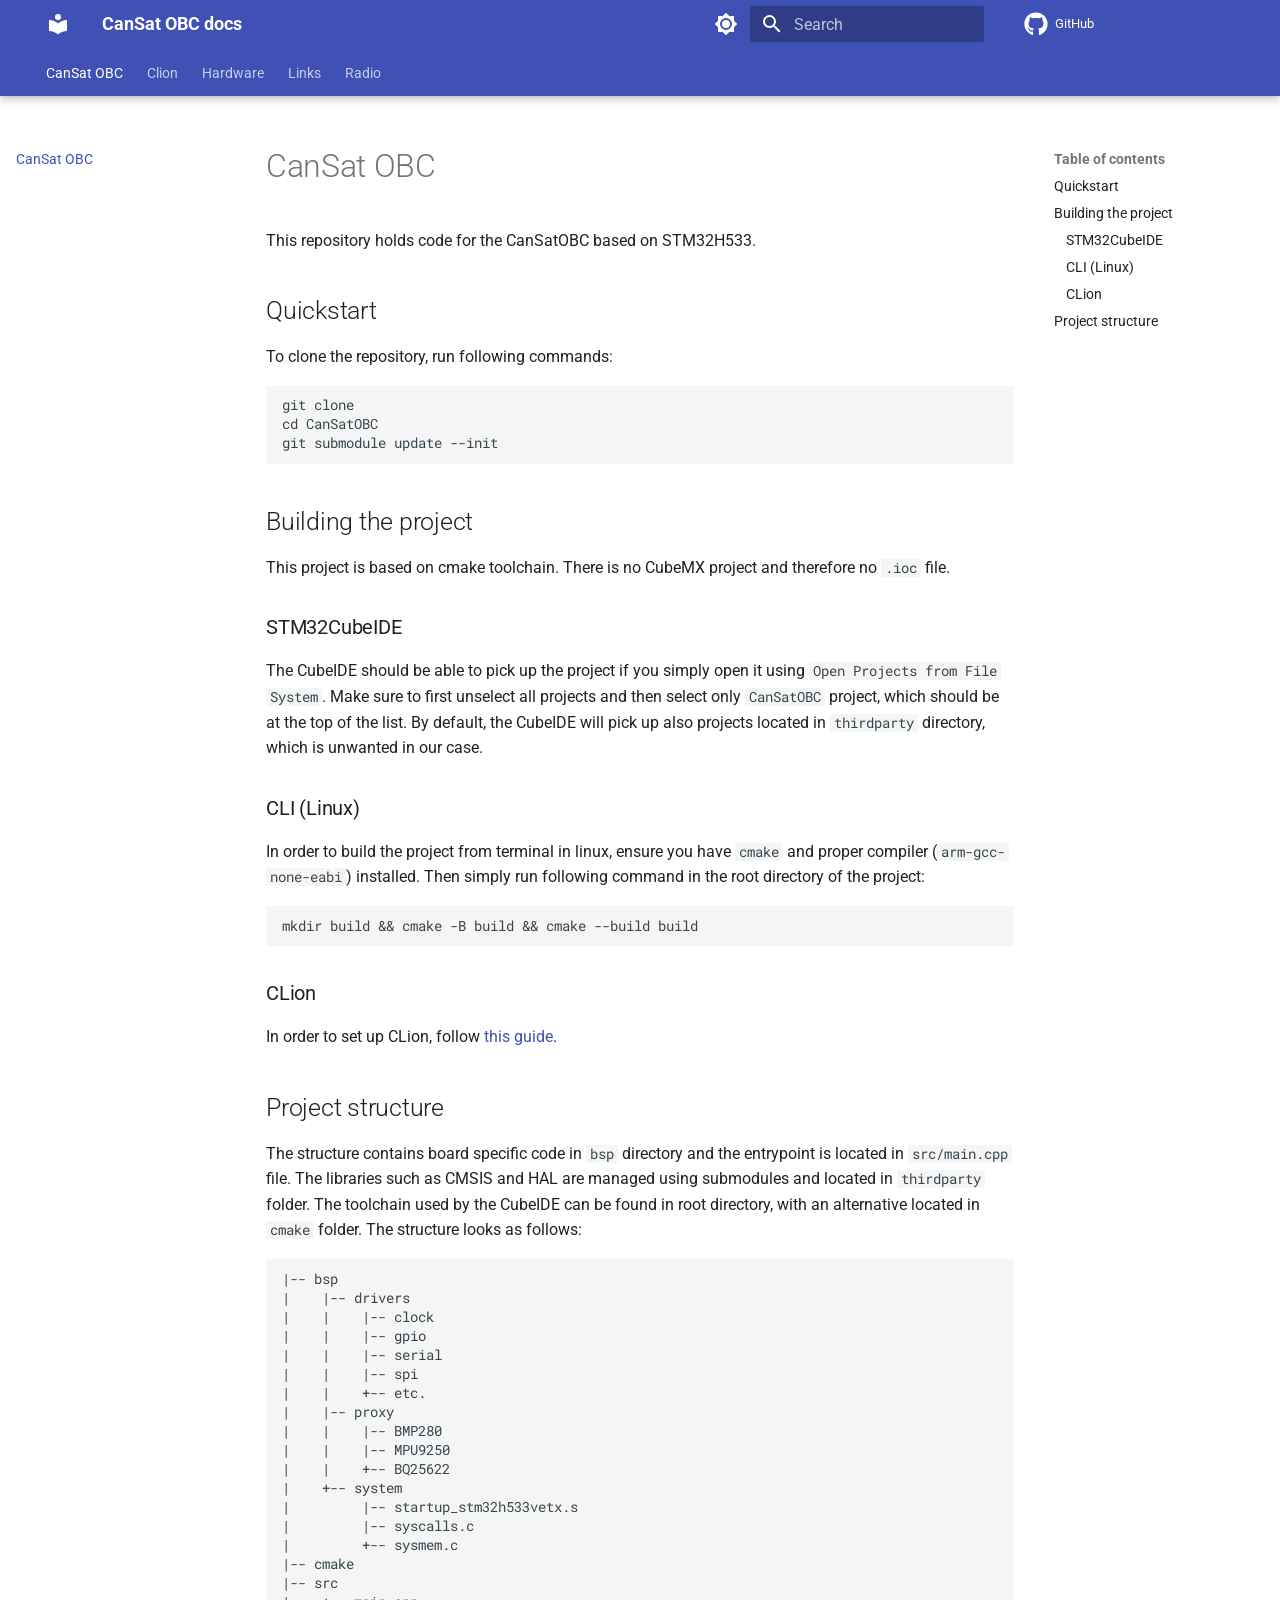
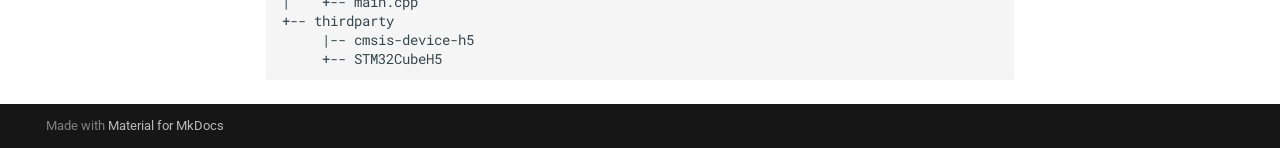
<file: index.html>
<!doctype html>
<html lang="en" class="no-js">
  <head>
    
      <meta charset="utf-8">
      <meta name="viewport" content="width=device-width,initial-scale=1">
      
      
      
      
      
        <link rel="next" href="clion/">
      
      
      <link rel="icon" href="assets/images/favicon.png">
      <meta name="generator" content="mkdocs-1.6.1, mkdocs-material-9.6.12">
    
    
      
        <title>CanSat OBC docs</title>
      
    
    
      <link rel="stylesheet" href="assets/stylesheets/main.2afb09e1.min.css">
      
        
        <link rel="stylesheet" href="assets/stylesheets/palette.06af60db.min.css">
      
      


    
    
      
    
    
      
        
        
        <link rel="preconnect" href="https://fonts.gstatic.com" crossorigin>
        <link rel="stylesheet" href="https://fonts.googleapis.com/css?family=Roboto:300,300i,400,400i,700,700i%7CRoboto+Mono:400,400i,700,700i&display=fallback">
        <style>:root{--md-text-font:"Roboto";--md-code-font:"Roboto Mono"}</style>
      
    
    
      <link rel="stylesheet" href="docs/stylesheet.css">
    
    <script>__md_scope=new URL(".",location),__md_hash=e=>[...e].reduce(((e,_)=>(e<<5)-e+_.charCodeAt(0)),0),__md_get=(e,_=localStorage,t=__md_scope)=>JSON.parse(_.getItem(t.pathname+"."+e)),__md_set=(e,_,t=localStorage,a=__md_scope)=>{try{t.setItem(a.pathname+"."+e,JSON.stringify(_))}catch(e){}}</script>
    
      

    
    
    
  </head>
  
  
    
    
      
    
    
    
    
    <body dir="ltr" data-md-color-scheme="default" data-md-color-primary="indigo" data-md-color-accent="indigo">
  
    
    <input class="md-toggle" data-md-toggle="drawer" type="checkbox" id="__drawer" autocomplete="off">
    <input class="md-toggle" data-md-toggle="search" type="checkbox" id="__search" autocomplete="off">
    <label class="md-overlay" for="__drawer"></label>
    <div data-md-component="skip">
      
        
        <a href="#cansat-obc" class="md-skip">
          Skip to content
        </a>
      
    </div>
    <div data-md-component="announce">
      
    </div>
    
    
      

  

<header class="md-header md-header--shadow md-header--lifted" data-md-component="header">
  <nav class="md-header__inner md-grid" aria-label="Header">
    <a href="." title="CanSat OBC docs" class="md-header__button md-logo" aria-label="CanSat OBC docs" data-md-component="logo">
      
  
  <svg xmlns="http://www.w3.org/2000/svg" viewBox="0 0 24 24"><path d="M12 8a3 3 0 0 0 3-3 3 3 0 0 0-3-3 3 3 0 0 0-3 3 3 3 0 0 0 3 3m0 3.54C9.64 9.35 6.5 8 3 8v11c3.5 0 6.64 1.35 9 3.54 2.36-2.19 5.5-3.54 9-3.54V8c-3.5 0-6.64 1.35-9 3.54"/></svg>

    </a>
    <label class="md-header__button md-icon" for="__drawer">
      
      <svg xmlns="http://www.w3.org/2000/svg" viewBox="0 0 24 24"><path d="M3 6h18v2H3zm0 5h18v2H3zm0 5h18v2H3z"/></svg>
    </label>
    <div class="md-header__title" data-md-component="header-title">
      <div class="md-header__ellipsis">
        <div class="md-header__topic">
          <span class="md-ellipsis">
            CanSat OBC docs
          </span>
        </div>
        <div class="md-header__topic" data-md-component="header-topic">
          <span class="md-ellipsis">
            
              CanSat OBC
            
          </span>
        </div>
      </div>
    </div>
    
      
        <form class="md-header__option" data-md-component="palette">
  
    
    
    
    <input class="md-option" data-md-color-media="(prefers-color-scheme: light)" data-md-color-scheme="default" data-md-color-primary="indigo" data-md-color-accent="indigo"  aria-label="Switch to dark mode"  type="radio" name="__palette" id="__palette_0">
    
      <label class="md-header__button md-icon" title="Switch to dark mode" for="__palette_1" hidden>
        <svg xmlns="http://www.w3.org/2000/svg" viewBox="0 0 24 24"><path d="M12 8a4 4 0 0 0-4 4 4 4 0 0 0 4 4 4 4 0 0 0 4-4 4 4 0 0 0-4-4m0 10a6 6 0 0 1-6-6 6 6 0 0 1 6-6 6 6 0 0 1 6 6 6 6 0 0 1-6 6m8-9.31V4h-4.69L12 .69 8.69 4H4v4.69L.69 12 4 15.31V20h4.69L12 23.31 15.31 20H20v-4.69L23.31 12z"/></svg>
      </label>
    
  
    
    
    
    <input class="md-option" data-md-color-media="(prefers-color-scheme: dark)" data-md-color-scheme="slate" data-md-color-primary="indigo" data-md-color-accent="indigo"  aria-label="Switch to light mode"  type="radio" name="__palette" id="__palette_1">
    
      <label class="md-header__button md-icon" title="Switch to light mode" for="__palette_0" hidden>
        <svg xmlns="http://www.w3.org/2000/svg" viewBox="0 0 24 24"><path d="M12 18c-.89 0-1.74-.2-2.5-.55C11.56 16.5 13 14.42 13 12s-1.44-4.5-3.5-5.45C10.26 6.2 11.11 6 12 6a6 6 0 0 1 6 6 6 6 0 0 1-6 6m8-9.31V4h-4.69L12 .69 8.69 4H4v4.69L.69 12 4 15.31V20h4.69L12 23.31 15.31 20H20v-4.69L23.31 12z"/></svg>
      </label>
    
  
</form>
      
    
    
      <script>var palette=__md_get("__palette");if(palette&&palette.color){if("(prefers-color-scheme)"===palette.color.media){var media=matchMedia("(prefers-color-scheme: light)"),input=document.querySelector(media.matches?"[data-md-color-media='(prefers-color-scheme: light)']":"[data-md-color-media='(prefers-color-scheme: dark)']");palette.color.media=input.getAttribute("data-md-color-media"),palette.color.scheme=input.getAttribute("data-md-color-scheme"),palette.color.primary=input.getAttribute("data-md-color-primary"),palette.color.accent=input.getAttribute("data-md-color-accent")}for(var[key,value]of Object.entries(palette.color))document.body.setAttribute("data-md-color-"+key,value)}</script>
    
    
    
      
      
        <label class="md-header__button md-icon" for="__search">
          
          <svg xmlns="http://www.w3.org/2000/svg" viewBox="0 0 24 24"><path d="M9.5 3A6.5 6.5 0 0 1 16 9.5c0 1.61-.59 3.09-1.56 4.23l.27.27h.79l5 5-1.5 1.5-5-5v-.79l-.27-.27A6.52 6.52 0 0 1 9.5 16 6.5 6.5 0 0 1 3 9.5 6.5 6.5 0 0 1 9.5 3m0 2C7 5 5 7 5 9.5S7 14 9.5 14 14 12 14 9.5 12 5 9.5 5"/></svg>
        </label>
        <div class="md-search" data-md-component="search" role="dialog">
  <label class="md-search__overlay" for="__search"></label>
  <div class="md-search__inner" role="search">
    <form class="md-search__form" name="search">
      <input type="text" class="md-search__input" name="query" aria-label="Search" placeholder="Search" autocapitalize="off" autocorrect="off" autocomplete="off" spellcheck="false" data-md-component="search-query" required>
      <label class="md-search__icon md-icon" for="__search">
        
        <svg xmlns="http://www.w3.org/2000/svg" viewBox="0 0 24 24"><path d="M9.5 3A6.5 6.5 0 0 1 16 9.5c0 1.61-.59 3.09-1.56 4.23l.27.27h.79l5 5-1.5 1.5-5-5v-.79l-.27-.27A6.52 6.52 0 0 1 9.5 16 6.5 6.5 0 0 1 3 9.5 6.5 6.5 0 0 1 9.5 3m0 2C7 5 5 7 5 9.5S7 14 9.5 14 14 12 14 9.5 12 5 9.5 5"/></svg>
        
        <svg xmlns="http://www.w3.org/2000/svg" viewBox="0 0 24 24"><path d="M20 11v2H8l5.5 5.5-1.42 1.42L4.16 12l7.92-7.92L13.5 5.5 8 11z"/></svg>
      </label>
      <nav class="md-search__options" aria-label="Search">
        
        <button type="reset" class="md-search__icon md-icon" title="Clear" aria-label="Clear" tabindex="-1">
          
          <svg xmlns="http://www.w3.org/2000/svg" viewBox="0 0 24 24"><path d="M19 6.41 17.59 5 12 10.59 6.41 5 5 6.41 10.59 12 5 17.59 6.41 19 12 13.41 17.59 19 19 17.59 13.41 12z"/></svg>
        </button>
      </nav>
      
    </form>
    <div class="md-search__output">
      <div class="md-search__scrollwrap" tabindex="0" data-md-scrollfix>
        <div class="md-search-result" data-md-component="search-result">
          <div class="md-search-result__meta">
            Initializing search
          </div>
          <ol class="md-search-result__list" role="presentation"></ol>
        </div>
      </div>
    </div>
  </div>
</div>
      
    
    
      <div class="md-header__source">
        <a href="https://github.com/PWr-Aerospace/CanSatOBC" title="Go to repository" class="md-source" data-md-component="source">
  <div class="md-source__icon md-icon">
    
    <svg xmlns="http://www.w3.org/2000/svg" viewBox="0 0 496 512"><!--! Font Awesome Free 6.7.2 by @fontawesome - https://fontawesome.com License - https://fontawesome.com/license/free (Icons: CC BY 4.0, Fonts: SIL OFL 1.1, Code: MIT License) Copyright 2024 Fonticons, Inc.--><path d="M165.9 397.4c0 2-2.3 3.6-5.2 3.6-3.3.3-5.6-1.3-5.6-3.6 0-2 2.3-3.6 5.2-3.6 3-.3 5.6 1.3 5.6 3.6m-31.1-4.5c-.7 2 1.3 4.3 4.3 4.9 2.6 1 5.6 0 6.2-2s-1.3-4.3-4.3-5.2c-2.6-.7-5.5.3-6.2 2.3m44.2-1.7c-2.9.7-4.9 2.6-4.6 4.9.3 2 2.9 3.3 5.9 2.6 2.9-.7 4.9-2.6 4.6-4.6-.3-1.9-3-3.2-5.9-2.9M244.8 8C106.1 8 0 113.3 0 252c0 110.9 69.8 205.8 169.5 239.2 12.8 2.3 17.3-5.6 17.3-12.1 0-6.2-.3-40.4-.3-61.4 0 0-70 15-84.7-29.8 0 0-11.4-29.1-27.8-36.6 0 0-22.9-15.7 1.6-15.4 0 0 24.9 2 38.6 25.8 21.9 38.6 58.6 27.5 72.9 20.9 2.3-16 8.8-27.1 16-33.7-55.9-6.2-112.3-14.3-112.3-110.5 0-27.5 7.6-41.3 23.6-58.9-2.6-6.5-11.1-33.3 2.6-67.9 20.9-6.5 69 27 69 27 20-5.6 41.5-8.5 62.8-8.5s42.8 2.9 62.8 8.5c0 0 48.1-33.6 69-27 13.7 34.7 5.2 61.4 2.6 67.9 16 17.7 25.8 31.5 25.8 58.9 0 96.5-58.9 104.2-114.8 110.5 9.2 7.9 17 22.9 17 46.4 0 33.7-.3 75.4-.3 83.6 0 6.5 4.6 14.4 17.3 12.1C428.2 457.8 496 362.9 496 252 496 113.3 383.5 8 244.8 8M97.2 352.9c-1.3 1-1 3.3.7 5.2 1.6 1.6 3.9 2.3 5.2 1 1.3-1 1-3.3-.7-5.2-1.6-1.6-3.9-2.3-5.2-1m-10.8-8.1c-.7 1.3.3 2.9 2.3 3.9 1.6 1 3.6.7 4.3-.7.7-1.3-.3-2.9-2.3-3.9-2-.6-3.6-.3-4.3.7m32.4 35.6c-1.6 1.3-1 4.3 1.3 6.2 2.3 2.3 5.2 2.6 6.5 1 1.3-1.3.7-4.3-1.3-6.2-2.2-2.3-5.2-2.6-6.5-1m-11.4-14.7c-1.6 1-1.6 3.6 0 5.9s4.3 3.3 5.6 2.3c1.6-1.3 1.6-3.9 0-6.2-1.4-2.3-4-3.3-5.6-2"/></svg>
  </div>
  <div class="md-source__repository">
    GitHub
  </div>
</a>
      </div>
    
  </nav>
  
    
      
<nav class="md-tabs" aria-label="Tabs" data-md-component="tabs">
  <div class="md-grid">
    <ul class="md-tabs__list">
      
        
  
  
  
    
  
  
    <li class="md-tabs__item md-tabs__item--active">
      <a href="." class="md-tabs__link">
        
  
  
    
  
  CanSat OBC

      </a>
    </li>
  

      
        
  
  
  
  
    <li class="md-tabs__item">
      <a href="clion/" class="md-tabs__link">
        
  
  
    
  
  Clion

      </a>
    </li>
  

      
        
  
  
  
  
    <li class="md-tabs__item">
      <a href="hardware/" class="md-tabs__link">
        
  
  
    
  
  Hardware

      </a>
    </li>
  

      
        
  
  
  
  
    <li class="md-tabs__item">
      <a href="links/" class="md-tabs__link">
        
  
  
    
  
  Links

      </a>
    </li>
  

      
        
  
  
  
  
    <li class="md-tabs__item">
      <a href="radio/" class="md-tabs__link">
        
  
  
    
  
  Radio

      </a>
    </li>
  

      
    </ul>
  </div>
</nav>
    
  
</header>
    
    <div class="md-container" data-md-component="container">
      
      
        
      
      <main class="md-main" data-md-component="main">
        <div class="md-main__inner md-grid">
          
            
              
              <div class="md-sidebar md-sidebar--primary" data-md-component="sidebar" data-md-type="navigation" >
                <div class="md-sidebar__scrollwrap">
                  <div class="md-sidebar__inner">
                    


  


<nav class="md-nav md-nav--primary md-nav--lifted" aria-label="Navigation" data-md-level="0">
  <label class="md-nav__title" for="__drawer">
    <a href="." title="CanSat OBC docs" class="md-nav__button md-logo" aria-label="CanSat OBC docs" data-md-component="logo">
      
  
  <svg xmlns="http://www.w3.org/2000/svg" viewBox="0 0 24 24"><path d="M12 8a3 3 0 0 0 3-3 3 3 0 0 0-3-3 3 3 0 0 0-3 3 3 3 0 0 0 3 3m0 3.54C9.64 9.35 6.5 8 3 8v11c3.5 0 6.64 1.35 9 3.54 2.36-2.19 5.5-3.54 9-3.54V8c-3.5 0-6.64 1.35-9 3.54"/></svg>

    </a>
    CanSat OBC docs
  </label>
  
    <div class="md-nav__source">
      <a href="https://github.com/PWr-Aerospace/CanSatOBC" title="Go to repository" class="md-source" data-md-component="source">
  <div class="md-source__icon md-icon">
    
    <svg xmlns="http://www.w3.org/2000/svg" viewBox="0 0 496 512"><!--! Font Awesome Free 6.7.2 by @fontawesome - https://fontawesome.com License - https://fontawesome.com/license/free (Icons: CC BY 4.0, Fonts: SIL OFL 1.1, Code: MIT License) Copyright 2024 Fonticons, Inc.--><path d="M165.9 397.4c0 2-2.3 3.6-5.2 3.6-3.3.3-5.6-1.3-5.6-3.6 0-2 2.3-3.6 5.2-3.6 3-.3 5.6 1.3 5.6 3.6m-31.1-4.5c-.7 2 1.3 4.3 4.3 4.9 2.6 1 5.6 0 6.2-2s-1.3-4.3-4.3-5.2c-2.6-.7-5.5.3-6.2 2.3m44.2-1.7c-2.9.7-4.9 2.6-4.6 4.9.3 2 2.9 3.3 5.9 2.6 2.9-.7 4.9-2.6 4.6-4.6-.3-1.9-3-3.2-5.9-2.9M244.8 8C106.1 8 0 113.3 0 252c0 110.9 69.8 205.8 169.5 239.2 12.8 2.3 17.3-5.6 17.3-12.1 0-6.2-.3-40.4-.3-61.4 0 0-70 15-84.7-29.8 0 0-11.4-29.1-27.8-36.6 0 0-22.9-15.7 1.6-15.4 0 0 24.9 2 38.6 25.8 21.9 38.6 58.6 27.5 72.9 20.9 2.3-16 8.8-27.1 16-33.7-55.9-6.2-112.3-14.3-112.3-110.5 0-27.5 7.6-41.3 23.6-58.9-2.6-6.5-11.1-33.3 2.6-67.9 20.9-6.5 69 27 69 27 20-5.6 41.5-8.5 62.8-8.5s42.8 2.9 62.8 8.5c0 0 48.1-33.6 69-27 13.7 34.7 5.2 61.4 2.6 67.9 16 17.7 25.8 31.5 25.8 58.9 0 96.5-58.9 104.2-114.8 110.5 9.2 7.9 17 22.9 17 46.4 0 33.7-.3 75.4-.3 83.6 0 6.5 4.6 14.4 17.3 12.1C428.2 457.8 496 362.9 496 252 496 113.3 383.5 8 244.8 8M97.2 352.9c-1.3 1-1 3.3.7 5.2 1.6 1.6 3.9 2.3 5.2 1 1.3-1 1-3.3-.7-5.2-1.6-1.6-3.9-2.3-5.2-1m-10.8-8.1c-.7 1.3.3 2.9 2.3 3.9 1.6 1 3.6.7 4.3-.7.7-1.3-.3-2.9-2.3-3.9-2-.6-3.6-.3-4.3.7m32.4 35.6c-1.6 1.3-1 4.3 1.3 6.2 2.3 2.3 5.2 2.6 6.5 1 1.3-1.3.7-4.3-1.3-6.2-2.2-2.3-5.2-2.6-6.5-1m-11.4-14.7c-1.6 1-1.6 3.6 0 5.9s4.3 3.3 5.6 2.3c1.6-1.3 1.6-3.9 0-6.2-1.4-2.3-4-3.3-5.6-2"/></svg>
  </div>
  <div class="md-source__repository">
    GitHub
  </div>
</a>
    </div>
  
  <ul class="md-nav__list" data-md-scrollfix>
    
      
      
  
  
    
  
  
  
    <li class="md-nav__item md-nav__item--active">
      
      <input class="md-nav__toggle md-toggle" type="checkbox" id="__toc">
      
      
        
      
      
        <label class="md-nav__link md-nav__link--active" for="__toc">
          
  
  
  <span class="md-ellipsis">
    CanSat OBC
    
  </span>
  

          <span class="md-nav__icon md-icon"></span>
        </label>
      
      <a href="." class="md-nav__link md-nav__link--active">
        
  
  
  <span class="md-ellipsis">
    CanSat OBC
    
  </span>
  

      </a>
      
        

<nav class="md-nav md-nav--secondary" aria-label="Table of contents">
  
  
  
    
  
  
    <label class="md-nav__title" for="__toc">
      <span class="md-nav__icon md-icon"></span>
      Table of contents
    </label>
    <ul class="md-nav__list" data-md-component="toc" data-md-scrollfix>
      
        <li class="md-nav__item">
  <a href="#quickstart" class="md-nav__link">
    <span class="md-ellipsis">
      Quickstart
    </span>
  </a>
  
</li>
      
        <li class="md-nav__item">
  <a href="#building-the-project" class="md-nav__link">
    <span class="md-ellipsis">
      Building the project
    </span>
  </a>
  
    <nav class="md-nav" aria-label="Building the project">
      <ul class="md-nav__list">
        
          <li class="md-nav__item">
  <a href="#stm32cubeide" class="md-nav__link">
    <span class="md-ellipsis">
      STM32CubeIDE
    </span>
  </a>
  
</li>
        
          <li class="md-nav__item">
  <a href="#cli-linux" class="md-nav__link">
    <span class="md-ellipsis">
      CLI (Linux)
    </span>
  </a>
  
</li>
        
          <li class="md-nav__item">
  <a href="#clion" class="md-nav__link">
    <span class="md-ellipsis">
      CLion
    </span>
  </a>
  
</li>
        
      </ul>
    </nav>
  
</li>
      
        <li class="md-nav__item">
  <a href="#project-structure" class="md-nav__link">
    <span class="md-ellipsis">
      Project structure
    </span>
  </a>
  
</li>
      
    </ul>
  
</nav>
      
    </li>
  

    
      
      
  
  
  
  
    <li class="md-nav__item">
      <a href="clion/" class="md-nav__link">
        
  
  
  <span class="md-ellipsis">
    Clion
    
  </span>
  

      </a>
    </li>
  

    
      
      
  
  
  
  
    <li class="md-nav__item">
      <a href="hardware/" class="md-nav__link">
        
  
  
  <span class="md-ellipsis">
    Hardware
    
  </span>
  

      </a>
    </li>
  

    
      
      
  
  
  
  
    <li class="md-nav__item">
      <a href="links/" class="md-nav__link">
        
  
  
  <span class="md-ellipsis">
    Links
    
  </span>
  

      </a>
    </li>
  

    
      
      
  
  
  
  
    <li class="md-nav__item">
      <a href="radio/" class="md-nav__link">
        
  
  
  <span class="md-ellipsis">
    Radio
    
  </span>
  

      </a>
    </li>
  

    
  </ul>
</nav>
                  </div>
                </div>
              </div>
            
            
              
              <div class="md-sidebar md-sidebar--secondary" data-md-component="sidebar" data-md-type="toc" >
                <div class="md-sidebar__scrollwrap">
                  <div class="md-sidebar__inner">
                    

<nav class="md-nav md-nav--secondary" aria-label="Table of contents">
  
  
  
    
  
  
    <label class="md-nav__title" for="__toc">
      <span class="md-nav__icon md-icon"></span>
      Table of contents
    </label>
    <ul class="md-nav__list" data-md-component="toc" data-md-scrollfix>
      
        <li class="md-nav__item">
  <a href="#quickstart" class="md-nav__link">
    <span class="md-ellipsis">
      Quickstart
    </span>
  </a>
  
</li>
      
        <li class="md-nav__item">
  <a href="#building-the-project" class="md-nav__link">
    <span class="md-ellipsis">
      Building the project
    </span>
  </a>
  
    <nav class="md-nav" aria-label="Building the project">
      <ul class="md-nav__list">
        
          <li class="md-nav__item">
  <a href="#stm32cubeide" class="md-nav__link">
    <span class="md-ellipsis">
      STM32CubeIDE
    </span>
  </a>
  
</li>
        
          <li class="md-nav__item">
  <a href="#cli-linux" class="md-nav__link">
    <span class="md-ellipsis">
      CLI (Linux)
    </span>
  </a>
  
</li>
        
          <li class="md-nav__item">
  <a href="#clion" class="md-nav__link">
    <span class="md-ellipsis">
      CLion
    </span>
  </a>
  
</li>
        
      </ul>
    </nav>
  
</li>
      
        <li class="md-nav__item">
  <a href="#project-structure" class="md-nav__link">
    <span class="md-ellipsis">
      Project structure
    </span>
  </a>
  
</li>
      
    </ul>
  
</nav>
                  </div>
                </div>
              </div>
            
          
          
            <div class="md-content" data-md-component="content">
              <article class="md-content__inner md-typeset">
                
                  


  
  


<div><h1 id="cansat-obc">CanSat OBC</h1>
<p>This repository holds code for the CanSatOBC based on STM32H533.</p>
<h2 id="quickstart">Quickstart</h2>
<p>To clone the repository, run following commands:</p>
<pre><code class="language-bash">git clone 
cd CanSatOBC
git submodule update --init
</code></pre>
<h2 id="building-the-project">Building the project</h2>
<p>This project is based on cmake toolchain. There is no CubeMX project and therefore no <code>.ioc</code> file.</p>
<h3 id="stm32cubeide">STM32CubeIDE</h3>
<p>The CubeIDE should be able to pick up the project if you simply open it using <code>Open Projects from File System</code>. Make sure to first unselect all projects and then select only <code>CanSatOBC</code> project, which should be at the top of the list.
By default, the CubeIDE will pick up also projects located in <code>thirdparty</code> directory, which is unwanted in our case.</p>
<h3 id="cli-linux">CLI (Linux)</h3>
<p>In order to build the project from terminal in linux, ensure you have <code>cmake</code> and proper compiler (<code>arm-gcc-none-eabi</code>) installed.
Then simply run following command in the root directory of the project:</p>
<pre><code class="language-bash">mkdir build &amp;&amp; cmake -B build &amp;&amp; cmake --build build
</code></pre>
<h3 id="clion">CLion</h3>
<p>In order to set up CLion, follow <a href="clion/">this guide</a>.</p>
<h2 id="project-structure">Project structure</h2>
<p>The structure contains board specific code in <code>bsp</code> directory and the entrypoint is located in <code>src/main.cpp</code> file.
The libraries such as CMSIS and HAL are managed using submodules and located in <code>thirdparty</code> folder. The toolchain used by the CubeIDE can be found in root directory, with an alternative located in <code>cmake</code> folder.
The structure looks as follows:</p>
<pre><code class="language-bash">|-- bsp
|    |-- drivers
|    |    |-- clock
|    |    |-- gpio
|    |    |-- serial
|    |    |-- spi
|    |    +-- etc.
|    |-- proxy
|    |    |-- BMP280 
|    |    |-- MPU9250 
|    |    +-- BQ25622
|    +-- system
|         |-- startup_stm32h533vetx.s
|         |-- syscalls.c
|         +-- sysmem.c
|-- cmake
|-- src
|    +-- main.cpp
+-- thirdparty
     |-- cmsis-device-h5
     +-- STM32CubeH5
</code></pre></div>












                
              </article>
            </div>
          
          
<script>var target=document.getElementById(location.hash.slice(1));target&&target.name&&(target.checked=target.name.startsWith("__tabbed_"))</script>
        </div>
        
      </main>
      
        <footer class="md-footer">
  
  <div class="md-footer-meta md-typeset">
    <div class="md-footer-meta__inner md-grid">
      <div class="md-copyright">
  
  
    Made with
    <a href="https://squidfunk.github.io/mkdocs-material/" target="_blank" rel="noopener">
      Material for MkDocs
    </a>
  
</div>
      
    </div>
  </div>
</footer>
      
    </div>
    <div class="md-dialog" data-md-component="dialog">
      <div class="md-dialog__inner md-typeset"></div>
    </div>
    
    
    
      
      <script id="__config" type="application/json">{"base": ".", "features": ["navigation.instant", "navigation.tabs", "navigation.tabs.sticky"], "search": "assets/javascripts/workers/search.f8cc74c7.min.js", "tags": null, "translations": {"clipboard.copied": "Copied to clipboard", "clipboard.copy": "Copy to clipboard", "search.result.more.one": "1 more on this page", "search.result.more.other": "# more on this page", "search.result.none": "No matching documents", "search.result.one": "1 matching document", "search.result.other": "# matching documents", "search.result.placeholder": "Type to start searching", "search.result.term.missing": "Missing", "select.version": "Select version"}, "version": null}</script>
    
    
      <script src="assets/javascripts/bundle.c8b220af.min.js"></script>
      
    
  </body>
</html>
</file>
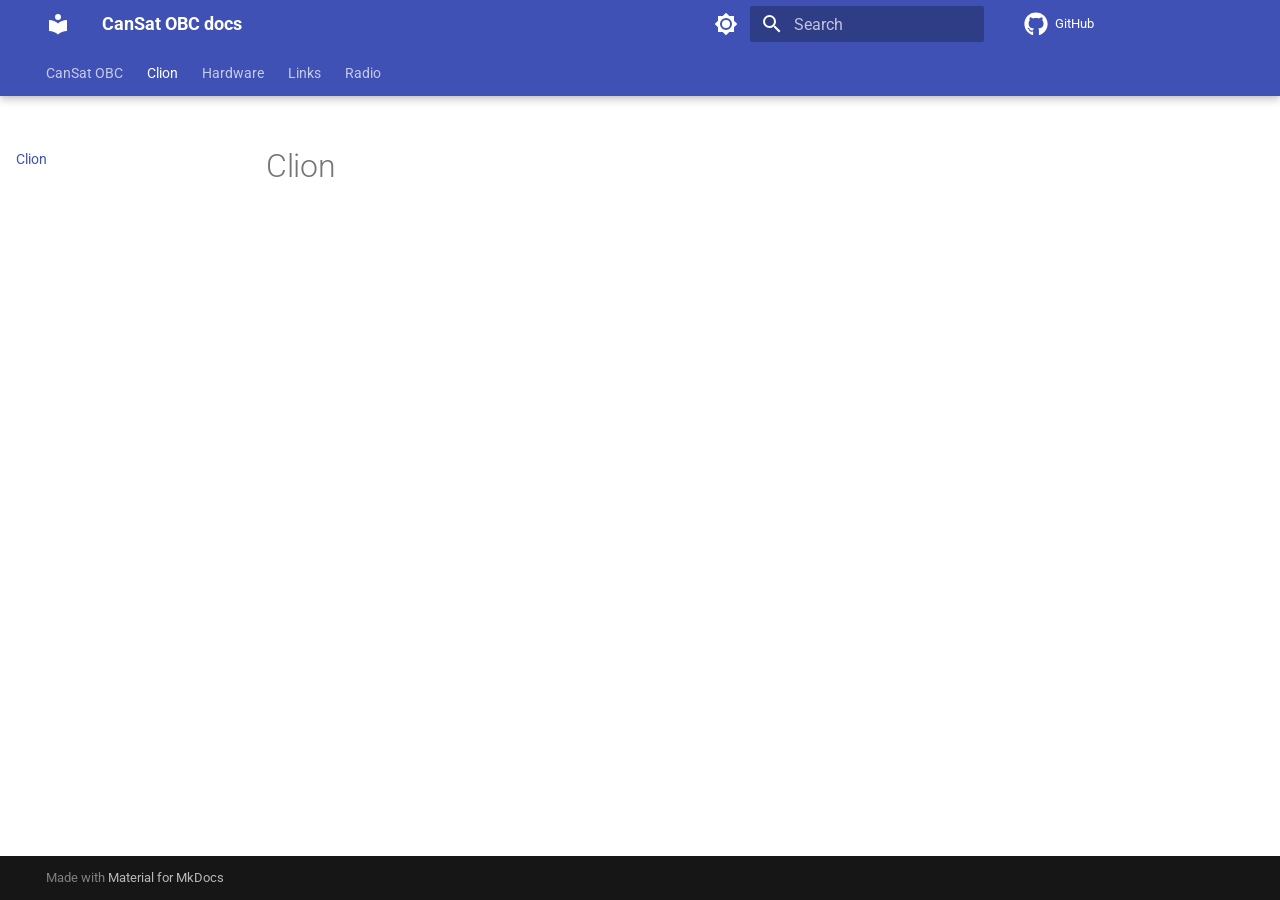
<file: clion/index.html>
<!doctype html>
<html lang="en" class="no-js">
  <head>
    
      <meta charset="utf-8">
      <meta name="viewport" content="width=device-width,initial-scale=1">
      
      
      
      
        <link rel="prev" href="..">
      
      
        <link rel="next" href="../hardware/">
      
      
      <link rel="icon" href="../assets/images/favicon.png">
      <meta name="generator" content="mkdocs-1.6.1, mkdocs-material-9.6.12">
    
    
      
        <title>Clion - CanSat OBC docs</title>
      
    
    
      <link rel="stylesheet" href="../assets/stylesheets/main.2afb09e1.min.css">
      
        
        <link rel="stylesheet" href="../assets/stylesheets/palette.06af60db.min.css">
      
      


    
    
      
    
    
      
        
        
        <link rel="preconnect" href="https://fonts.gstatic.com" crossorigin>
        <link rel="stylesheet" href="https://fonts.googleapis.com/css?family=Roboto:300,300i,400,400i,700,700i%7CRoboto+Mono:400,400i,700,700i&display=fallback">
        <style>:root{--md-text-font:"Roboto";--md-code-font:"Roboto Mono"}</style>
      
    
    
      <link rel="stylesheet" href="../docs/stylesheet.css">
    
    <script>__md_scope=new URL("..",location),__md_hash=e=>[...e].reduce(((e,_)=>(e<<5)-e+_.charCodeAt(0)),0),__md_get=(e,_=localStorage,t=__md_scope)=>JSON.parse(_.getItem(t.pathname+"."+e)),__md_set=(e,_,t=localStorage,a=__md_scope)=>{try{t.setItem(a.pathname+"."+e,JSON.stringify(_))}catch(e){}}</script>
    
      

    
    
    
  </head>
  
  
    
    
      
    
    
    
    
    <body dir="ltr" data-md-color-scheme="default" data-md-color-primary="indigo" data-md-color-accent="indigo">
  
    
    <input class="md-toggle" data-md-toggle="drawer" type="checkbox" id="__drawer" autocomplete="off">
    <input class="md-toggle" data-md-toggle="search" type="checkbox" id="__search" autocomplete="off">
    <label class="md-overlay" for="__drawer"></label>
    <div data-md-component="skip">
      
    </div>
    <div data-md-component="announce">
      
    </div>
    
    
      

  

<header class="md-header md-header--shadow md-header--lifted" data-md-component="header">
  <nav class="md-header__inner md-grid" aria-label="Header">
    <a href=".." title="CanSat OBC docs" class="md-header__button md-logo" aria-label="CanSat OBC docs" data-md-component="logo">
      
  
  <svg xmlns="http://www.w3.org/2000/svg" viewBox="0 0 24 24"><path d="M12 8a3 3 0 0 0 3-3 3 3 0 0 0-3-3 3 3 0 0 0-3 3 3 3 0 0 0 3 3m0 3.54C9.64 9.35 6.5 8 3 8v11c3.5 0 6.64 1.35 9 3.54 2.36-2.19 5.5-3.54 9-3.54V8c-3.5 0-6.64 1.35-9 3.54"/></svg>

    </a>
    <label class="md-header__button md-icon" for="__drawer">
      
      <svg xmlns="http://www.w3.org/2000/svg" viewBox="0 0 24 24"><path d="M3 6h18v2H3zm0 5h18v2H3zm0 5h18v2H3z"/></svg>
    </label>
    <div class="md-header__title" data-md-component="header-title">
      <div class="md-header__ellipsis">
        <div class="md-header__topic">
          <span class="md-ellipsis">
            CanSat OBC docs
          </span>
        </div>
        <div class="md-header__topic" data-md-component="header-topic">
          <span class="md-ellipsis">
            
              Clion
            
          </span>
        </div>
      </div>
    </div>
    
      
        <form class="md-header__option" data-md-component="palette">
  
    
    
    
    <input class="md-option" data-md-color-media="(prefers-color-scheme: light)" data-md-color-scheme="default" data-md-color-primary="indigo" data-md-color-accent="indigo"  aria-label="Switch to dark mode"  type="radio" name="__palette" id="__palette_0">
    
      <label class="md-header__button md-icon" title="Switch to dark mode" for="__palette_1" hidden>
        <svg xmlns="http://www.w3.org/2000/svg" viewBox="0 0 24 24"><path d="M12 8a4 4 0 0 0-4 4 4 4 0 0 0 4 4 4 4 0 0 0 4-4 4 4 0 0 0-4-4m0 10a6 6 0 0 1-6-6 6 6 0 0 1 6-6 6 6 0 0 1 6 6 6 6 0 0 1-6 6m8-9.31V4h-4.69L12 .69 8.69 4H4v4.69L.69 12 4 15.31V20h4.69L12 23.31 15.31 20H20v-4.69L23.31 12z"/></svg>
      </label>
    
  
    
    
    
    <input class="md-option" data-md-color-media="(prefers-color-scheme: dark)" data-md-color-scheme="slate" data-md-color-primary="indigo" data-md-color-accent="indigo"  aria-label="Switch to light mode"  type="radio" name="__palette" id="__palette_1">
    
      <label class="md-header__button md-icon" title="Switch to light mode" for="__palette_0" hidden>
        <svg xmlns="http://www.w3.org/2000/svg" viewBox="0 0 24 24"><path d="M12 18c-.89 0-1.74-.2-2.5-.55C11.56 16.5 13 14.42 13 12s-1.44-4.5-3.5-5.45C10.26 6.2 11.11 6 12 6a6 6 0 0 1 6 6 6 6 0 0 1-6 6m8-9.31V4h-4.69L12 .69 8.69 4H4v4.69L.69 12 4 15.31V20h4.69L12 23.31 15.31 20H20v-4.69L23.31 12z"/></svg>
      </label>
    
  
</form>
      
    
    
      <script>var palette=__md_get("__palette");if(palette&&palette.color){if("(prefers-color-scheme)"===palette.color.media){var media=matchMedia("(prefers-color-scheme: light)"),input=document.querySelector(media.matches?"[data-md-color-media='(prefers-color-scheme: light)']":"[data-md-color-media='(prefers-color-scheme: dark)']");palette.color.media=input.getAttribute("data-md-color-media"),palette.color.scheme=input.getAttribute("data-md-color-scheme"),palette.color.primary=input.getAttribute("data-md-color-primary"),palette.color.accent=input.getAttribute("data-md-color-accent")}for(var[key,value]of Object.entries(palette.color))document.body.setAttribute("data-md-color-"+key,value)}</script>
    
    
    
      
      
        <label class="md-header__button md-icon" for="__search">
          
          <svg xmlns="http://www.w3.org/2000/svg" viewBox="0 0 24 24"><path d="M9.5 3A6.5 6.5 0 0 1 16 9.5c0 1.61-.59 3.09-1.56 4.23l.27.27h.79l5 5-1.5 1.5-5-5v-.79l-.27-.27A6.52 6.52 0 0 1 9.5 16 6.5 6.5 0 0 1 3 9.5 6.5 6.5 0 0 1 9.5 3m0 2C7 5 5 7 5 9.5S7 14 9.5 14 14 12 14 9.5 12 5 9.5 5"/></svg>
        </label>
        <div class="md-search" data-md-component="search" role="dialog">
  <label class="md-search__overlay" for="__search"></label>
  <div class="md-search__inner" role="search">
    <form class="md-search__form" name="search">
      <input type="text" class="md-search__input" name="query" aria-label="Search" placeholder="Search" autocapitalize="off" autocorrect="off" autocomplete="off" spellcheck="false" data-md-component="search-query" required>
      <label class="md-search__icon md-icon" for="__search">
        
        <svg xmlns="http://www.w3.org/2000/svg" viewBox="0 0 24 24"><path d="M9.5 3A6.5 6.5 0 0 1 16 9.5c0 1.61-.59 3.09-1.56 4.23l.27.27h.79l5 5-1.5 1.5-5-5v-.79l-.27-.27A6.52 6.52 0 0 1 9.5 16 6.5 6.5 0 0 1 3 9.5 6.5 6.5 0 0 1 9.5 3m0 2C7 5 5 7 5 9.5S7 14 9.5 14 14 12 14 9.5 12 5 9.5 5"/></svg>
        
        <svg xmlns="http://www.w3.org/2000/svg" viewBox="0 0 24 24"><path d="M20 11v2H8l5.5 5.5-1.42 1.42L4.16 12l7.92-7.92L13.5 5.5 8 11z"/></svg>
      </label>
      <nav class="md-search__options" aria-label="Search">
        
        <button type="reset" class="md-search__icon md-icon" title="Clear" aria-label="Clear" tabindex="-1">
          
          <svg xmlns="http://www.w3.org/2000/svg" viewBox="0 0 24 24"><path d="M19 6.41 17.59 5 12 10.59 6.41 5 5 6.41 10.59 12 5 17.59 6.41 19 12 13.41 17.59 19 19 17.59 13.41 12z"/></svg>
        </button>
      </nav>
      
    </form>
    <div class="md-search__output">
      <div class="md-search__scrollwrap" tabindex="0" data-md-scrollfix>
        <div class="md-search-result" data-md-component="search-result">
          <div class="md-search-result__meta">
            Initializing search
          </div>
          <ol class="md-search-result__list" role="presentation"></ol>
        </div>
      </div>
    </div>
  </div>
</div>
      
    
    
      <div class="md-header__source">
        <a href="https://github.com/PWr-Aerospace/CanSatOBC" title="Go to repository" class="md-source" data-md-component="source">
  <div class="md-source__icon md-icon">
    
    <svg xmlns="http://www.w3.org/2000/svg" viewBox="0 0 496 512"><!--! Font Awesome Free 6.7.2 by @fontawesome - https://fontawesome.com License - https://fontawesome.com/license/free (Icons: CC BY 4.0, Fonts: SIL OFL 1.1, Code: MIT License) Copyright 2024 Fonticons, Inc.--><path d="M165.9 397.4c0 2-2.3 3.6-5.2 3.6-3.3.3-5.6-1.3-5.6-3.6 0-2 2.3-3.6 5.2-3.6 3-.3 5.6 1.3 5.6 3.6m-31.1-4.5c-.7 2 1.3 4.3 4.3 4.9 2.6 1 5.6 0 6.2-2s-1.3-4.3-4.3-5.2c-2.6-.7-5.5.3-6.2 2.3m44.2-1.7c-2.9.7-4.9 2.6-4.6 4.9.3 2 2.9 3.3 5.9 2.6 2.9-.7 4.9-2.6 4.6-4.6-.3-1.9-3-3.2-5.9-2.9M244.8 8C106.1 8 0 113.3 0 252c0 110.9 69.8 205.8 169.5 239.2 12.8 2.3 17.3-5.6 17.3-12.1 0-6.2-.3-40.4-.3-61.4 0 0-70 15-84.7-29.8 0 0-11.4-29.1-27.8-36.6 0 0-22.9-15.7 1.6-15.4 0 0 24.9 2 38.6 25.8 21.9 38.6 58.6 27.5 72.9 20.9 2.3-16 8.8-27.1 16-33.7-55.9-6.2-112.3-14.3-112.3-110.5 0-27.5 7.6-41.3 23.6-58.9-2.6-6.5-11.1-33.3 2.6-67.9 20.9-6.5 69 27 69 27 20-5.6 41.5-8.5 62.8-8.5s42.8 2.9 62.8 8.5c0 0 48.1-33.6 69-27 13.7 34.7 5.2 61.4 2.6 67.9 16 17.7 25.8 31.5 25.8 58.9 0 96.5-58.9 104.2-114.8 110.5 9.2 7.9 17 22.9 17 46.4 0 33.7-.3 75.4-.3 83.6 0 6.5 4.6 14.4 17.3 12.1C428.2 457.8 496 362.9 496 252 496 113.3 383.5 8 244.8 8M97.2 352.9c-1.3 1-1 3.3.7 5.2 1.6 1.6 3.9 2.3 5.2 1 1.3-1 1-3.3-.7-5.2-1.6-1.6-3.9-2.3-5.2-1m-10.8-8.1c-.7 1.3.3 2.9 2.3 3.9 1.6 1 3.6.7 4.3-.7.7-1.3-.3-2.9-2.3-3.9-2-.6-3.6-.3-4.3.7m32.4 35.6c-1.6 1.3-1 4.3 1.3 6.2 2.3 2.3 5.2 2.6 6.5 1 1.3-1.3.7-4.3-1.3-6.2-2.2-2.3-5.2-2.6-6.5-1m-11.4-14.7c-1.6 1-1.6 3.6 0 5.9s4.3 3.3 5.6 2.3c1.6-1.3 1.6-3.9 0-6.2-1.4-2.3-4-3.3-5.6-2"/></svg>
  </div>
  <div class="md-source__repository">
    GitHub
  </div>
</a>
      </div>
    
  </nav>
  
    
      
<nav class="md-tabs" aria-label="Tabs" data-md-component="tabs">
  <div class="md-grid">
    <ul class="md-tabs__list">
      
        
  
  
  
  
    <li class="md-tabs__item">
      <a href=".." class="md-tabs__link">
        
  
  
    
  
  CanSat OBC

      </a>
    </li>
  

      
        
  
  
  
    
  
  
    <li class="md-tabs__item md-tabs__item--active">
      <a href="./" class="md-tabs__link">
        
  
  
    
  
  Clion

      </a>
    </li>
  

      
        
  
  
  
  
    <li class="md-tabs__item">
      <a href="../hardware/" class="md-tabs__link">
        
  
  
    
  
  Hardware

      </a>
    </li>
  

      
        
  
  
  
  
    <li class="md-tabs__item">
      <a href="../links/" class="md-tabs__link">
        
  
  
    
  
  Links

      </a>
    </li>
  

      
        
  
  
  
  
    <li class="md-tabs__item">
      <a href="../radio/" class="md-tabs__link">
        
  
  
    
  
  Radio

      </a>
    </li>
  

      
    </ul>
  </div>
</nav>
    
  
</header>
    
    <div class="md-container" data-md-component="container">
      
      
        
      
      <main class="md-main" data-md-component="main">
        <div class="md-main__inner md-grid">
          
            
              
              <div class="md-sidebar md-sidebar--primary" data-md-component="sidebar" data-md-type="navigation" >
                <div class="md-sidebar__scrollwrap">
                  <div class="md-sidebar__inner">
                    


  


<nav class="md-nav md-nav--primary md-nav--lifted" aria-label="Navigation" data-md-level="0">
  <label class="md-nav__title" for="__drawer">
    <a href=".." title="CanSat OBC docs" class="md-nav__button md-logo" aria-label="CanSat OBC docs" data-md-component="logo">
      
  
  <svg xmlns="http://www.w3.org/2000/svg" viewBox="0 0 24 24"><path d="M12 8a3 3 0 0 0 3-3 3 3 0 0 0-3-3 3 3 0 0 0-3 3 3 3 0 0 0 3 3m0 3.54C9.64 9.35 6.5 8 3 8v11c3.5 0 6.64 1.35 9 3.54 2.36-2.19 5.5-3.54 9-3.54V8c-3.5 0-6.64 1.35-9 3.54"/></svg>

    </a>
    CanSat OBC docs
  </label>
  
    <div class="md-nav__source">
      <a href="https://github.com/PWr-Aerospace/CanSatOBC" title="Go to repository" class="md-source" data-md-component="source">
  <div class="md-source__icon md-icon">
    
    <svg xmlns="http://www.w3.org/2000/svg" viewBox="0 0 496 512"><!--! Font Awesome Free 6.7.2 by @fontawesome - https://fontawesome.com License - https://fontawesome.com/license/free (Icons: CC BY 4.0, Fonts: SIL OFL 1.1, Code: MIT License) Copyright 2024 Fonticons, Inc.--><path d="M165.9 397.4c0 2-2.3 3.6-5.2 3.6-3.3.3-5.6-1.3-5.6-3.6 0-2 2.3-3.6 5.2-3.6 3-.3 5.6 1.3 5.6 3.6m-31.1-4.5c-.7 2 1.3 4.3 4.3 4.9 2.6 1 5.6 0 6.2-2s-1.3-4.3-4.3-5.2c-2.6-.7-5.5.3-6.2 2.3m44.2-1.7c-2.9.7-4.9 2.6-4.6 4.9.3 2 2.9 3.3 5.9 2.6 2.9-.7 4.9-2.6 4.6-4.6-.3-1.9-3-3.2-5.9-2.9M244.8 8C106.1 8 0 113.3 0 252c0 110.9 69.8 205.8 169.5 239.2 12.8 2.3 17.3-5.6 17.3-12.1 0-6.2-.3-40.4-.3-61.4 0 0-70 15-84.7-29.8 0 0-11.4-29.1-27.8-36.6 0 0-22.9-15.7 1.6-15.4 0 0 24.9 2 38.6 25.8 21.9 38.6 58.6 27.5 72.9 20.9 2.3-16 8.8-27.1 16-33.7-55.9-6.2-112.3-14.3-112.3-110.5 0-27.5 7.6-41.3 23.6-58.9-2.6-6.5-11.1-33.3 2.6-67.9 20.9-6.5 69 27 69 27 20-5.6 41.5-8.5 62.8-8.5s42.8 2.9 62.8 8.5c0 0 48.1-33.6 69-27 13.7 34.7 5.2 61.4 2.6 67.9 16 17.7 25.8 31.5 25.8 58.9 0 96.5-58.9 104.2-114.8 110.5 9.2 7.9 17 22.9 17 46.4 0 33.7-.3 75.4-.3 83.6 0 6.5 4.6 14.4 17.3 12.1C428.2 457.8 496 362.9 496 252 496 113.3 383.5 8 244.8 8M97.2 352.9c-1.3 1-1 3.3.7 5.2 1.6 1.6 3.9 2.3 5.2 1 1.3-1 1-3.3-.7-5.2-1.6-1.6-3.9-2.3-5.2-1m-10.8-8.1c-.7 1.3.3 2.9 2.3 3.9 1.6 1 3.6.7 4.3-.7.7-1.3-.3-2.9-2.3-3.9-2-.6-3.6-.3-4.3.7m32.4 35.6c-1.6 1.3-1 4.3 1.3 6.2 2.3 2.3 5.2 2.6 6.5 1 1.3-1.3.7-4.3-1.3-6.2-2.2-2.3-5.2-2.6-6.5-1m-11.4-14.7c-1.6 1-1.6 3.6 0 5.9s4.3 3.3 5.6 2.3c1.6-1.3 1.6-3.9 0-6.2-1.4-2.3-4-3.3-5.6-2"/></svg>
  </div>
  <div class="md-source__repository">
    GitHub
  </div>
</a>
    </div>
  
  <ul class="md-nav__list" data-md-scrollfix>
    
      
      
  
  
  
  
    <li class="md-nav__item">
      <a href=".." class="md-nav__link">
        
  
  
  <span class="md-ellipsis">
    CanSat OBC
    
  </span>
  

      </a>
    </li>
  

    
      
      
  
  
    
  
  
  
    <li class="md-nav__item md-nav__item--active">
      
      <input class="md-nav__toggle md-toggle" type="checkbox" id="__toc">
      
      
      
      <a href="./" class="md-nav__link md-nav__link--active">
        
  
  
  <span class="md-ellipsis">
    Clion
    
  </span>
  

      </a>
      
    </li>
  

    
      
      
  
  
  
  
    <li class="md-nav__item">
      <a href="../hardware/" class="md-nav__link">
        
  
  
  <span class="md-ellipsis">
    Hardware
    
  </span>
  

      </a>
    </li>
  

    
      
      
  
  
  
  
    <li class="md-nav__item">
      <a href="../links/" class="md-nav__link">
        
  
  
  <span class="md-ellipsis">
    Links
    
  </span>
  

      </a>
    </li>
  

    
      
      
  
  
  
  
    <li class="md-nav__item">
      <a href="../radio/" class="md-nav__link">
        
  
  
  <span class="md-ellipsis">
    Radio
    
  </span>
  

      </a>
    </li>
  

    
  </ul>
</nav>
                  </div>
                </div>
              </div>
            
            
              
              <div class="md-sidebar md-sidebar--secondary" data-md-component="sidebar" data-md-type="toc" >
                <div class="md-sidebar__scrollwrap">
                  <div class="md-sidebar__inner">
                    

<nav class="md-nav md-nav--secondary" aria-label="Table of contents">
  
  
  
  
</nav>
                  </div>
                </div>
              </div>
            
          
          
            <div class="md-content" data-md-component="content">
              <article class="md-content__inner md-typeset">
                
                  


  
  


  <h1>Clion</h1>














                
              </article>
            </div>
          
          
<script>var target=document.getElementById(location.hash.slice(1));target&&target.name&&(target.checked=target.name.startsWith("__tabbed_"))</script>
        </div>
        
      </main>
      
        <footer class="md-footer">
  
  <div class="md-footer-meta md-typeset">
    <div class="md-footer-meta__inner md-grid">
      <div class="md-copyright">
  
  
    Made with
    <a href="https://squidfunk.github.io/mkdocs-material/" target="_blank" rel="noopener">
      Material for MkDocs
    </a>
  
</div>
      
    </div>
  </div>
</footer>
      
    </div>
    <div class="md-dialog" data-md-component="dialog">
      <div class="md-dialog__inner md-typeset"></div>
    </div>
    
    
    
      
      <script id="__config" type="application/json">{"base": "..", "features": ["navigation.instant", "navigation.tabs", "navigation.tabs.sticky"], "search": "../assets/javascripts/workers/search.f8cc74c7.min.js", "tags": null, "translations": {"clipboard.copied": "Copied to clipboard", "clipboard.copy": "Copy to clipboard", "search.result.more.one": "1 more on this page", "search.result.more.other": "# more on this page", "search.result.none": "No matching documents", "search.result.one": "1 matching document", "search.result.other": "# matching documents", "search.result.placeholder": "Type to start searching", "search.result.term.missing": "Missing", "select.version": "Select version"}, "version": null}</script>
    
    
      <script src="../assets/javascripts/bundle.c8b220af.min.js"></script>
      
    
  </body>
</html>
</file>
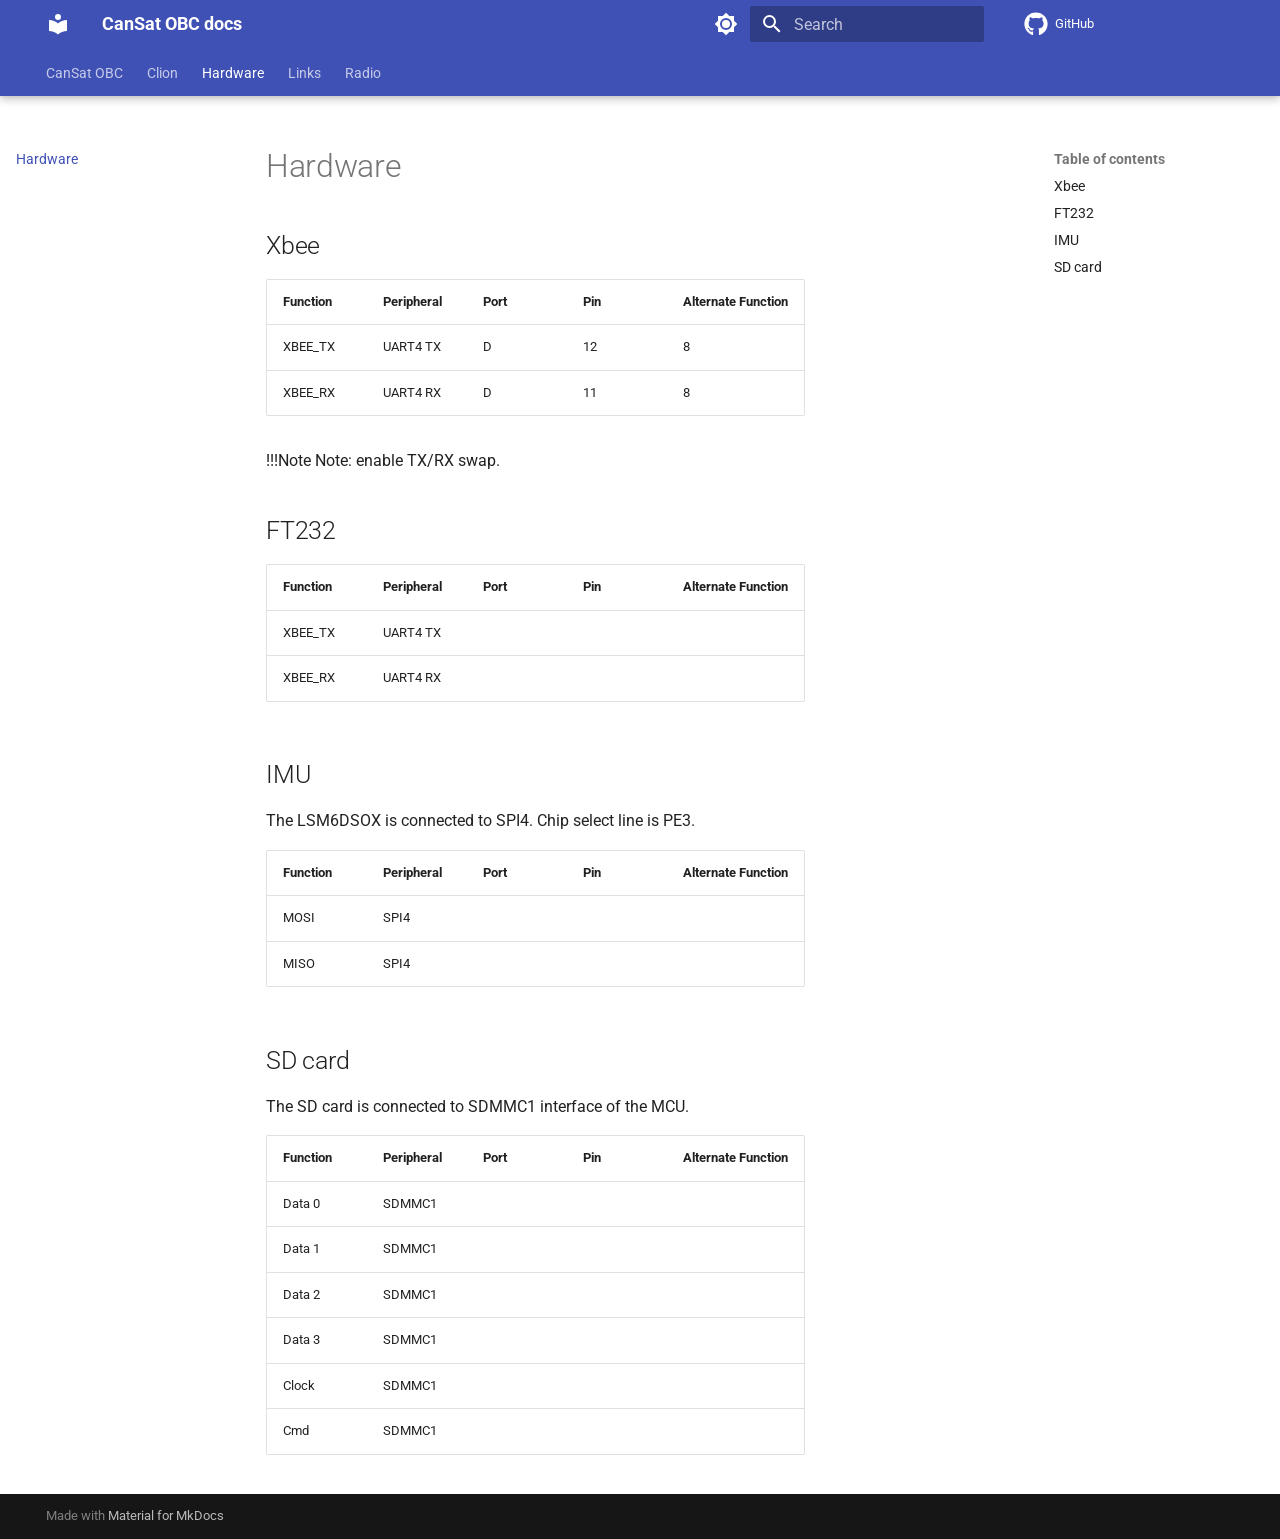
<file: hardware/index.html>
<!doctype html>
<html lang="en" class="no-js">
  <head>
    
      <meta charset="utf-8">
      <meta name="viewport" content="width=device-width,initial-scale=1">
      
      
      
      
        <link rel="prev" href="../clion/">
      
      
        <link rel="next" href="../links/">
      
      
      <link rel="icon" href="../assets/images/favicon.png">
      <meta name="generator" content="mkdocs-1.6.1, mkdocs-material-9.6.12">
    
    
      
        <title>Hardware - CanSat OBC docs</title>
      
    
    
      <link rel="stylesheet" href="../assets/stylesheets/main.2afb09e1.min.css">
      
        
        <link rel="stylesheet" href="../assets/stylesheets/palette.06af60db.min.css">
      
      


    
    
      
    
    
      
        
        
        <link rel="preconnect" href="https://fonts.gstatic.com" crossorigin>
        <link rel="stylesheet" href="https://fonts.googleapis.com/css?family=Roboto:300,300i,400,400i,700,700i%7CRoboto+Mono:400,400i,700,700i&display=fallback">
        <style>:root{--md-text-font:"Roboto";--md-code-font:"Roboto Mono"}</style>
      
    
    
      <link rel="stylesheet" href="../docs/stylesheet.css">
    
    <script>__md_scope=new URL("..",location),__md_hash=e=>[...e].reduce(((e,_)=>(e<<5)-e+_.charCodeAt(0)),0),__md_get=(e,_=localStorage,t=__md_scope)=>JSON.parse(_.getItem(t.pathname+"."+e)),__md_set=(e,_,t=localStorage,a=__md_scope)=>{try{t.setItem(a.pathname+"."+e,JSON.stringify(_))}catch(e){}}</script>
    
      

    
    
    
  </head>
  
  
    
    
      
    
    
    
    
    <body dir="ltr" data-md-color-scheme="default" data-md-color-primary="indigo" data-md-color-accent="indigo">
  
    
    <input class="md-toggle" data-md-toggle="drawer" type="checkbox" id="__drawer" autocomplete="off">
    <input class="md-toggle" data-md-toggle="search" type="checkbox" id="__search" autocomplete="off">
    <label class="md-overlay" for="__drawer"></label>
    <div data-md-component="skip">
      
        
        <a href="#xbee" class="md-skip">
          Skip to content
        </a>
      
    </div>
    <div data-md-component="announce">
      
    </div>
    
    
      

  

<header class="md-header md-header--shadow md-header--lifted" data-md-component="header">
  <nav class="md-header__inner md-grid" aria-label="Header">
    <a href=".." title="CanSat OBC docs" class="md-header__button md-logo" aria-label="CanSat OBC docs" data-md-component="logo">
      
  
  <svg xmlns="http://www.w3.org/2000/svg" viewBox="0 0 24 24"><path d="M12 8a3 3 0 0 0 3-3 3 3 0 0 0-3-3 3 3 0 0 0-3 3 3 3 0 0 0 3 3m0 3.54C9.64 9.35 6.5 8 3 8v11c3.5 0 6.64 1.35 9 3.54 2.36-2.19 5.5-3.54 9-3.54V8c-3.5 0-6.64 1.35-9 3.54"/></svg>

    </a>
    <label class="md-header__button md-icon" for="__drawer">
      
      <svg xmlns="http://www.w3.org/2000/svg" viewBox="0 0 24 24"><path d="M3 6h18v2H3zm0 5h18v2H3zm0 5h18v2H3z"/></svg>
    </label>
    <div class="md-header__title" data-md-component="header-title">
      <div class="md-header__ellipsis">
        <div class="md-header__topic">
          <span class="md-ellipsis">
            CanSat OBC docs
          </span>
        </div>
        <div class="md-header__topic" data-md-component="header-topic">
          <span class="md-ellipsis">
            
              Hardware
            
          </span>
        </div>
      </div>
    </div>
    
      
        <form class="md-header__option" data-md-component="palette">
  
    
    
    
    <input class="md-option" data-md-color-media="(prefers-color-scheme: light)" data-md-color-scheme="default" data-md-color-primary="indigo" data-md-color-accent="indigo"  aria-label="Switch to dark mode"  type="radio" name="__palette" id="__palette_0">
    
      <label class="md-header__button md-icon" title="Switch to dark mode" for="__palette_1" hidden>
        <svg xmlns="http://www.w3.org/2000/svg" viewBox="0 0 24 24"><path d="M12 8a4 4 0 0 0-4 4 4 4 0 0 0 4 4 4 4 0 0 0 4-4 4 4 0 0 0-4-4m0 10a6 6 0 0 1-6-6 6 6 0 0 1 6-6 6 6 0 0 1 6 6 6 6 0 0 1-6 6m8-9.31V4h-4.69L12 .69 8.69 4H4v4.69L.69 12 4 15.31V20h4.69L12 23.31 15.31 20H20v-4.69L23.31 12z"/></svg>
      </label>
    
  
    
    
    
    <input class="md-option" data-md-color-media="(prefers-color-scheme: dark)" data-md-color-scheme="slate" data-md-color-primary="indigo" data-md-color-accent="indigo"  aria-label="Switch to light mode"  type="radio" name="__palette" id="__palette_1">
    
      <label class="md-header__button md-icon" title="Switch to light mode" for="__palette_0" hidden>
        <svg xmlns="http://www.w3.org/2000/svg" viewBox="0 0 24 24"><path d="M12 18c-.89 0-1.74-.2-2.5-.55C11.56 16.5 13 14.42 13 12s-1.44-4.5-3.5-5.45C10.26 6.2 11.11 6 12 6a6 6 0 0 1 6 6 6 6 0 0 1-6 6m8-9.31V4h-4.69L12 .69 8.69 4H4v4.69L.69 12 4 15.31V20h4.69L12 23.31 15.31 20H20v-4.69L23.31 12z"/></svg>
      </label>
    
  
</form>
      
    
    
      <script>var palette=__md_get("__palette");if(palette&&palette.color){if("(prefers-color-scheme)"===palette.color.media){var media=matchMedia("(prefers-color-scheme: light)"),input=document.querySelector(media.matches?"[data-md-color-media='(prefers-color-scheme: light)']":"[data-md-color-media='(prefers-color-scheme: dark)']");palette.color.media=input.getAttribute("data-md-color-media"),palette.color.scheme=input.getAttribute("data-md-color-scheme"),palette.color.primary=input.getAttribute("data-md-color-primary"),palette.color.accent=input.getAttribute("data-md-color-accent")}for(var[key,value]of Object.entries(palette.color))document.body.setAttribute("data-md-color-"+key,value)}</script>
    
    
    
      
      
        <label class="md-header__button md-icon" for="__search">
          
          <svg xmlns="http://www.w3.org/2000/svg" viewBox="0 0 24 24"><path d="M9.5 3A6.5 6.5 0 0 1 16 9.5c0 1.61-.59 3.09-1.56 4.23l.27.27h.79l5 5-1.5 1.5-5-5v-.79l-.27-.27A6.52 6.52 0 0 1 9.5 16 6.5 6.5 0 0 1 3 9.5 6.5 6.5 0 0 1 9.5 3m0 2C7 5 5 7 5 9.5S7 14 9.5 14 14 12 14 9.5 12 5 9.5 5"/></svg>
        </label>
        <div class="md-search" data-md-component="search" role="dialog">
  <label class="md-search__overlay" for="__search"></label>
  <div class="md-search__inner" role="search">
    <form class="md-search__form" name="search">
      <input type="text" class="md-search__input" name="query" aria-label="Search" placeholder="Search" autocapitalize="off" autocorrect="off" autocomplete="off" spellcheck="false" data-md-component="search-query" required>
      <label class="md-search__icon md-icon" for="__search">
        
        <svg xmlns="http://www.w3.org/2000/svg" viewBox="0 0 24 24"><path d="M9.5 3A6.5 6.5 0 0 1 16 9.5c0 1.61-.59 3.09-1.56 4.23l.27.27h.79l5 5-1.5 1.5-5-5v-.79l-.27-.27A6.52 6.52 0 0 1 9.5 16 6.5 6.5 0 0 1 3 9.5 6.5 6.5 0 0 1 9.5 3m0 2C7 5 5 7 5 9.5S7 14 9.5 14 14 12 14 9.5 12 5 9.5 5"/></svg>
        
        <svg xmlns="http://www.w3.org/2000/svg" viewBox="0 0 24 24"><path d="M20 11v2H8l5.5 5.5-1.42 1.42L4.16 12l7.92-7.92L13.5 5.5 8 11z"/></svg>
      </label>
      <nav class="md-search__options" aria-label="Search">
        
        <button type="reset" class="md-search__icon md-icon" title="Clear" aria-label="Clear" tabindex="-1">
          
          <svg xmlns="http://www.w3.org/2000/svg" viewBox="0 0 24 24"><path d="M19 6.41 17.59 5 12 10.59 6.41 5 5 6.41 10.59 12 5 17.59 6.41 19 12 13.41 17.59 19 19 17.59 13.41 12z"/></svg>
        </button>
      </nav>
      
    </form>
    <div class="md-search__output">
      <div class="md-search__scrollwrap" tabindex="0" data-md-scrollfix>
        <div class="md-search-result" data-md-component="search-result">
          <div class="md-search-result__meta">
            Initializing search
          </div>
          <ol class="md-search-result__list" role="presentation"></ol>
        </div>
      </div>
    </div>
  </div>
</div>
      
    
    
      <div class="md-header__source">
        <a href="https://github.com/PWr-Aerospace/CanSatOBC" title="Go to repository" class="md-source" data-md-component="source">
  <div class="md-source__icon md-icon">
    
    <svg xmlns="http://www.w3.org/2000/svg" viewBox="0 0 496 512"><!--! Font Awesome Free 6.7.2 by @fontawesome - https://fontawesome.com License - https://fontawesome.com/license/free (Icons: CC BY 4.0, Fonts: SIL OFL 1.1, Code: MIT License) Copyright 2024 Fonticons, Inc.--><path d="M165.9 397.4c0 2-2.3 3.6-5.2 3.6-3.3.3-5.6-1.3-5.6-3.6 0-2 2.3-3.6 5.2-3.6 3-.3 5.6 1.3 5.6 3.6m-31.1-4.5c-.7 2 1.3 4.3 4.3 4.9 2.6 1 5.6 0 6.2-2s-1.3-4.3-4.3-5.2c-2.6-.7-5.5.3-6.2 2.3m44.2-1.7c-2.9.7-4.9 2.6-4.6 4.9.3 2 2.9 3.3 5.9 2.6 2.9-.7 4.9-2.6 4.6-4.6-.3-1.9-3-3.2-5.9-2.9M244.8 8C106.1 8 0 113.3 0 252c0 110.9 69.8 205.8 169.5 239.2 12.8 2.3 17.3-5.6 17.3-12.1 0-6.2-.3-40.4-.3-61.4 0 0-70 15-84.7-29.8 0 0-11.4-29.1-27.8-36.6 0 0-22.9-15.7 1.6-15.4 0 0 24.9 2 38.6 25.8 21.9 38.6 58.6 27.5 72.9 20.9 2.3-16 8.8-27.1 16-33.7-55.9-6.2-112.3-14.3-112.3-110.5 0-27.5 7.6-41.3 23.6-58.9-2.6-6.5-11.1-33.3 2.6-67.9 20.9-6.5 69 27 69 27 20-5.6 41.5-8.5 62.8-8.5s42.8 2.9 62.8 8.5c0 0 48.1-33.6 69-27 13.7 34.7 5.2 61.4 2.6 67.9 16 17.7 25.8 31.5 25.8 58.9 0 96.5-58.9 104.2-114.8 110.5 9.2 7.9 17 22.9 17 46.4 0 33.7-.3 75.4-.3 83.6 0 6.5 4.6 14.4 17.3 12.1C428.2 457.8 496 362.9 496 252 496 113.3 383.5 8 244.8 8M97.2 352.9c-1.3 1-1 3.3.7 5.2 1.6 1.6 3.9 2.3 5.2 1 1.3-1 1-3.3-.7-5.2-1.6-1.6-3.9-2.3-5.2-1m-10.8-8.1c-.7 1.3.3 2.9 2.3 3.9 1.6 1 3.6.7 4.3-.7.7-1.3-.3-2.9-2.3-3.9-2-.6-3.6-.3-4.3.7m32.4 35.6c-1.6 1.3-1 4.3 1.3 6.2 2.3 2.3 5.2 2.6 6.5 1 1.3-1.3.7-4.3-1.3-6.2-2.2-2.3-5.2-2.6-6.5-1m-11.4-14.7c-1.6 1-1.6 3.6 0 5.9s4.3 3.3 5.6 2.3c1.6-1.3 1.6-3.9 0-6.2-1.4-2.3-4-3.3-5.6-2"/></svg>
  </div>
  <div class="md-source__repository">
    GitHub
  </div>
</a>
      </div>
    
  </nav>
  
    
      
<nav class="md-tabs" aria-label="Tabs" data-md-component="tabs">
  <div class="md-grid">
    <ul class="md-tabs__list">
      
        
  
  
  
  
    <li class="md-tabs__item">
      <a href=".." class="md-tabs__link">
        
  
  
    
  
  CanSat OBC

      </a>
    </li>
  

      
        
  
  
  
  
    <li class="md-tabs__item">
      <a href="../clion/" class="md-tabs__link">
        
  
  
    
  
  Clion

      </a>
    </li>
  

      
        
  
  
  
    
  
  
    <li class="md-tabs__item md-tabs__item--active">
      <a href="./" class="md-tabs__link">
        
  
  
    
  
  Hardware

      </a>
    </li>
  

      
        
  
  
  
  
    <li class="md-tabs__item">
      <a href="../links/" class="md-tabs__link">
        
  
  
    
  
  Links

      </a>
    </li>
  

      
        
  
  
  
  
    <li class="md-tabs__item">
      <a href="../radio/" class="md-tabs__link">
        
  
  
    
  
  Radio

      </a>
    </li>
  

      
    </ul>
  </div>
</nav>
    
  
</header>
    
    <div class="md-container" data-md-component="container">
      
      
        
      
      <main class="md-main" data-md-component="main">
        <div class="md-main__inner md-grid">
          
            
              
              <div class="md-sidebar md-sidebar--primary" data-md-component="sidebar" data-md-type="navigation" >
                <div class="md-sidebar__scrollwrap">
                  <div class="md-sidebar__inner">
                    


  


<nav class="md-nav md-nav--primary md-nav--lifted" aria-label="Navigation" data-md-level="0">
  <label class="md-nav__title" for="__drawer">
    <a href=".." title="CanSat OBC docs" class="md-nav__button md-logo" aria-label="CanSat OBC docs" data-md-component="logo">
      
  
  <svg xmlns="http://www.w3.org/2000/svg" viewBox="0 0 24 24"><path d="M12 8a3 3 0 0 0 3-3 3 3 0 0 0-3-3 3 3 0 0 0-3 3 3 3 0 0 0 3 3m0 3.54C9.64 9.35 6.5 8 3 8v11c3.5 0 6.64 1.35 9 3.54 2.36-2.19 5.5-3.54 9-3.54V8c-3.5 0-6.64 1.35-9 3.54"/></svg>

    </a>
    CanSat OBC docs
  </label>
  
    <div class="md-nav__source">
      <a href="https://github.com/PWr-Aerospace/CanSatOBC" title="Go to repository" class="md-source" data-md-component="source">
  <div class="md-source__icon md-icon">
    
    <svg xmlns="http://www.w3.org/2000/svg" viewBox="0 0 496 512"><!--! Font Awesome Free 6.7.2 by @fontawesome - https://fontawesome.com License - https://fontawesome.com/license/free (Icons: CC BY 4.0, Fonts: SIL OFL 1.1, Code: MIT License) Copyright 2024 Fonticons, Inc.--><path d="M165.9 397.4c0 2-2.3 3.6-5.2 3.6-3.3.3-5.6-1.3-5.6-3.6 0-2 2.3-3.6 5.2-3.6 3-.3 5.6 1.3 5.6 3.6m-31.1-4.5c-.7 2 1.3 4.3 4.3 4.9 2.6 1 5.6 0 6.2-2s-1.3-4.3-4.3-5.2c-2.6-.7-5.5.3-6.2 2.3m44.2-1.7c-2.9.7-4.9 2.6-4.6 4.9.3 2 2.9 3.3 5.9 2.6 2.9-.7 4.9-2.6 4.6-4.6-.3-1.9-3-3.2-5.9-2.9M244.8 8C106.1 8 0 113.3 0 252c0 110.9 69.8 205.8 169.5 239.2 12.8 2.3 17.3-5.6 17.3-12.1 0-6.2-.3-40.4-.3-61.4 0 0-70 15-84.7-29.8 0 0-11.4-29.1-27.8-36.6 0 0-22.9-15.7 1.6-15.4 0 0 24.9 2 38.6 25.8 21.9 38.6 58.6 27.5 72.9 20.9 2.3-16 8.8-27.1 16-33.7-55.9-6.2-112.3-14.3-112.3-110.5 0-27.5 7.6-41.3 23.6-58.9-2.6-6.5-11.1-33.3 2.6-67.9 20.9-6.5 69 27 69 27 20-5.6 41.5-8.5 62.8-8.5s42.8 2.9 62.8 8.5c0 0 48.1-33.6 69-27 13.7 34.7 5.2 61.4 2.6 67.9 16 17.7 25.8 31.5 25.8 58.9 0 96.5-58.9 104.2-114.8 110.5 9.2 7.9 17 22.9 17 46.4 0 33.7-.3 75.4-.3 83.6 0 6.5 4.6 14.4 17.3 12.1C428.2 457.8 496 362.9 496 252 496 113.3 383.5 8 244.8 8M97.2 352.9c-1.3 1-1 3.3.7 5.2 1.6 1.6 3.9 2.3 5.2 1 1.3-1 1-3.3-.7-5.2-1.6-1.6-3.9-2.3-5.2-1m-10.8-8.1c-.7 1.3.3 2.9 2.3 3.9 1.6 1 3.6.7 4.3-.7.7-1.3-.3-2.9-2.3-3.9-2-.6-3.6-.3-4.3.7m32.4 35.6c-1.6 1.3-1 4.3 1.3 6.2 2.3 2.3 5.2 2.6 6.5 1 1.3-1.3.7-4.3-1.3-6.2-2.2-2.3-5.2-2.6-6.5-1m-11.4-14.7c-1.6 1-1.6 3.6 0 5.9s4.3 3.3 5.6 2.3c1.6-1.3 1.6-3.9 0-6.2-1.4-2.3-4-3.3-5.6-2"/></svg>
  </div>
  <div class="md-source__repository">
    GitHub
  </div>
</a>
    </div>
  
  <ul class="md-nav__list" data-md-scrollfix>
    
      
      
  
  
  
  
    <li class="md-nav__item">
      <a href=".." class="md-nav__link">
        
  
  
  <span class="md-ellipsis">
    CanSat OBC
    
  </span>
  

      </a>
    </li>
  

    
      
      
  
  
  
  
    <li class="md-nav__item">
      <a href="../clion/" class="md-nav__link">
        
  
  
  <span class="md-ellipsis">
    Clion
    
  </span>
  

      </a>
    </li>
  

    
      
      
  
  
    
  
  
  
    <li class="md-nav__item md-nav__item--active">
      
      <input class="md-nav__toggle md-toggle" type="checkbox" id="__toc">
      
      
      
        <label class="md-nav__link md-nav__link--active" for="__toc">
          
  
  
  <span class="md-ellipsis">
    Hardware
    
  </span>
  

          <span class="md-nav__icon md-icon"></span>
        </label>
      
      <a href="./" class="md-nav__link md-nav__link--active">
        
  
  
  <span class="md-ellipsis">
    Hardware
    
  </span>
  

      </a>
      
        

<nav class="md-nav md-nav--secondary" aria-label="Table of contents">
  
  
  
  
    <label class="md-nav__title" for="__toc">
      <span class="md-nav__icon md-icon"></span>
      Table of contents
    </label>
    <ul class="md-nav__list" data-md-component="toc" data-md-scrollfix>
      
        <li class="md-nav__item">
  <a href="#xbee" class="md-nav__link">
    <span class="md-ellipsis">
      Xbee
    </span>
  </a>
  
</li>
      
        <li class="md-nav__item">
  <a href="#ft232" class="md-nav__link">
    <span class="md-ellipsis">
      FT232
    </span>
  </a>
  
</li>
      
        <li class="md-nav__item">
  <a href="#imu" class="md-nav__link">
    <span class="md-ellipsis">
      IMU
    </span>
  </a>
  
</li>
      
        <li class="md-nav__item">
  <a href="#sd-card" class="md-nav__link">
    <span class="md-ellipsis">
      SD card
    </span>
  </a>
  
</li>
      
    </ul>
  
</nav>
      
    </li>
  

    
      
      
  
  
  
  
    <li class="md-nav__item">
      <a href="../links/" class="md-nav__link">
        
  
  
  <span class="md-ellipsis">
    Links
    
  </span>
  

      </a>
    </li>
  

    
      
      
  
  
  
  
    <li class="md-nav__item">
      <a href="../radio/" class="md-nav__link">
        
  
  
  <span class="md-ellipsis">
    Radio
    
  </span>
  

      </a>
    </li>
  

    
  </ul>
</nav>
                  </div>
                </div>
              </div>
            
            
              
              <div class="md-sidebar md-sidebar--secondary" data-md-component="sidebar" data-md-type="toc" >
                <div class="md-sidebar__scrollwrap">
                  <div class="md-sidebar__inner">
                    

<nav class="md-nav md-nav--secondary" aria-label="Table of contents">
  
  
  
  
    <label class="md-nav__title" for="__toc">
      <span class="md-nav__icon md-icon"></span>
      Table of contents
    </label>
    <ul class="md-nav__list" data-md-component="toc" data-md-scrollfix>
      
        <li class="md-nav__item">
  <a href="#xbee" class="md-nav__link">
    <span class="md-ellipsis">
      Xbee
    </span>
  </a>
  
</li>
      
        <li class="md-nav__item">
  <a href="#ft232" class="md-nav__link">
    <span class="md-ellipsis">
      FT232
    </span>
  </a>
  
</li>
      
        <li class="md-nav__item">
  <a href="#imu" class="md-nav__link">
    <span class="md-ellipsis">
      IMU
    </span>
  </a>
  
</li>
      
        <li class="md-nav__item">
  <a href="#sd-card" class="md-nav__link">
    <span class="md-ellipsis">
      SD card
    </span>
  </a>
  
</li>
      
    </ul>
  
</nav>
                  </div>
                </div>
              </div>
            
          
          
            <div class="md-content" data-md-component="content">
              <article class="md-content__inner md-typeset">
                
                  


  
  


  <h1>Hardware</h1>

<div><h2 id="xbee">Xbee</h2>
<table>
<thead>
<tr>
<th>Function</th>
<th>Peripheral</th>
<th>Port</th>
<th>Pin</th>
<th>Alternate Function</th>
</tr>
</thead>
<tbody>
<tr>
<td>XBEE_TX</td>
<td>UART4 TX</td>
<td>D</td>
<td>12</td>
<td>8</td>
</tr>
<tr>
<td>XBEE_RX</td>
<td>UART4 RX</td>
<td>D</td>
<td>11</td>
<td>8</td>
</tr>
</tbody>
</table>
<p>!!!Note
Note: enable TX/RX swap.</p>
<h2 id="ft232">FT232</h2>
<table>
<thead>
<tr>
<th>Function</th>
<th>Peripheral</th>
<th>Port</th>
<th>Pin</th>
<th>Alternate Function</th>
</tr>
</thead>
<tbody>
<tr>
<td>XBEE_TX</td>
<td>UART4 TX</td>
<td></td>
<td></td>
<td></td>
</tr>
<tr>
<td>XBEE_RX</td>
<td>UART4 RX</td>
<td></td>
<td></td>
<td></td>
</tr>
</tbody>
</table>
<h2 id="imu">IMU</h2>
<p>The LSM6DSOX is connected to SPI4. Chip select line is PE3.</p>
<table>
<thead>
<tr>
<th>Function</th>
<th>Peripheral</th>
<th>Port</th>
<th>Pin</th>
<th>Alternate Function</th>
</tr>
</thead>
<tbody>
<tr>
<td>MOSI</td>
<td>SPI4</td>
<td></td>
<td></td>
<td></td>
</tr>
<tr>
<td>MISO</td>
<td>SPI4</td>
<td></td>
<td></td>
<td></td>
</tr>
</tbody>
</table>
<h2 id="sd-card">SD card</h2>
<p>The SD card is connected to SDMMC1 interface of the MCU.</p>
<table>
<thead>
<tr>
<th>Function</th>
<th>Peripheral</th>
<th>Port</th>
<th>Pin</th>
<th>Alternate Function</th>
</tr>
</thead>
<tbody>
<tr>
<td>Data 0</td>
<td>SDMMC1</td>
<td></td>
<td></td>
<td></td>
</tr>
<tr>
<td>Data 1</td>
<td>SDMMC1</td>
<td></td>
<td></td>
<td></td>
</tr>
<tr>
<td>Data 2</td>
<td>SDMMC1</td>
<td></td>
<td></td>
<td></td>
</tr>
<tr>
<td>Data 3</td>
<td>SDMMC1</td>
<td></td>
<td></td>
<td></td>
</tr>
<tr>
<td>Clock</td>
<td>SDMMC1</td>
<td></td>
<td></td>
<td></td>
</tr>
<tr>
<td>Cmd</td>
<td>SDMMC1</td>
<td></td>
<td></td>
<td></td>
</tr>
</tbody>
</table></div>












                
              </article>
            </div>
          
          
<script>var target=document.getElementById(location.hash.slice(1));target&&target.name&&(target.checked=target.name.startsWith("__tabbed_"))</script>
        </div>
        
      </main>
      
        <footer class="md-footer">
  
  <div class="md-footer-meta md-typeset">
    <div class="md-footer-meta__inner md-grid">
      <div class="md-copyright">
  
  
    Made with
    <a href="https://squidfunk.github.io/mkdocs-material/" target="_blank" rel="noopener">
      Material for MkDocs
    </a>
  
</div>
      
    </div>
  </div>
</footer>
      
    </div>
    <div class="md-dialog" data-md-component="dialog">
      <div class="md-dialog__inner md-typeset"></div>
    </div>
    
    
    
      
      <script id="__config" type="application/json">{"base": "..", "features": ["navigation.instant", "navigation.tabs", "navigation.tabs.sticky"], "search": "../assets/javascripts/workers/search.f8cc74c7.min.js", "tags": null, "translations": {"clipboard.copied": "Copied to clipboard", "clipboard.copy": "Copy to clipboard", "search.result.more.one": "1 more on this page", "search.result.more.other": "# more on this page", "search.result.none": "No matching documents", "search.result.one": "1 matching document", "search.result.other": "# matching documents", "search.result.placeholder": "Type to start searching", "search.result.term.missing": "Missing", "select.version": "Select version"}, "version": null}</script>
    
    
      <script src="../assets/javascripts/bundle.c8b220af.min.js"></script>
      
    
  </body>
</html>
</file>
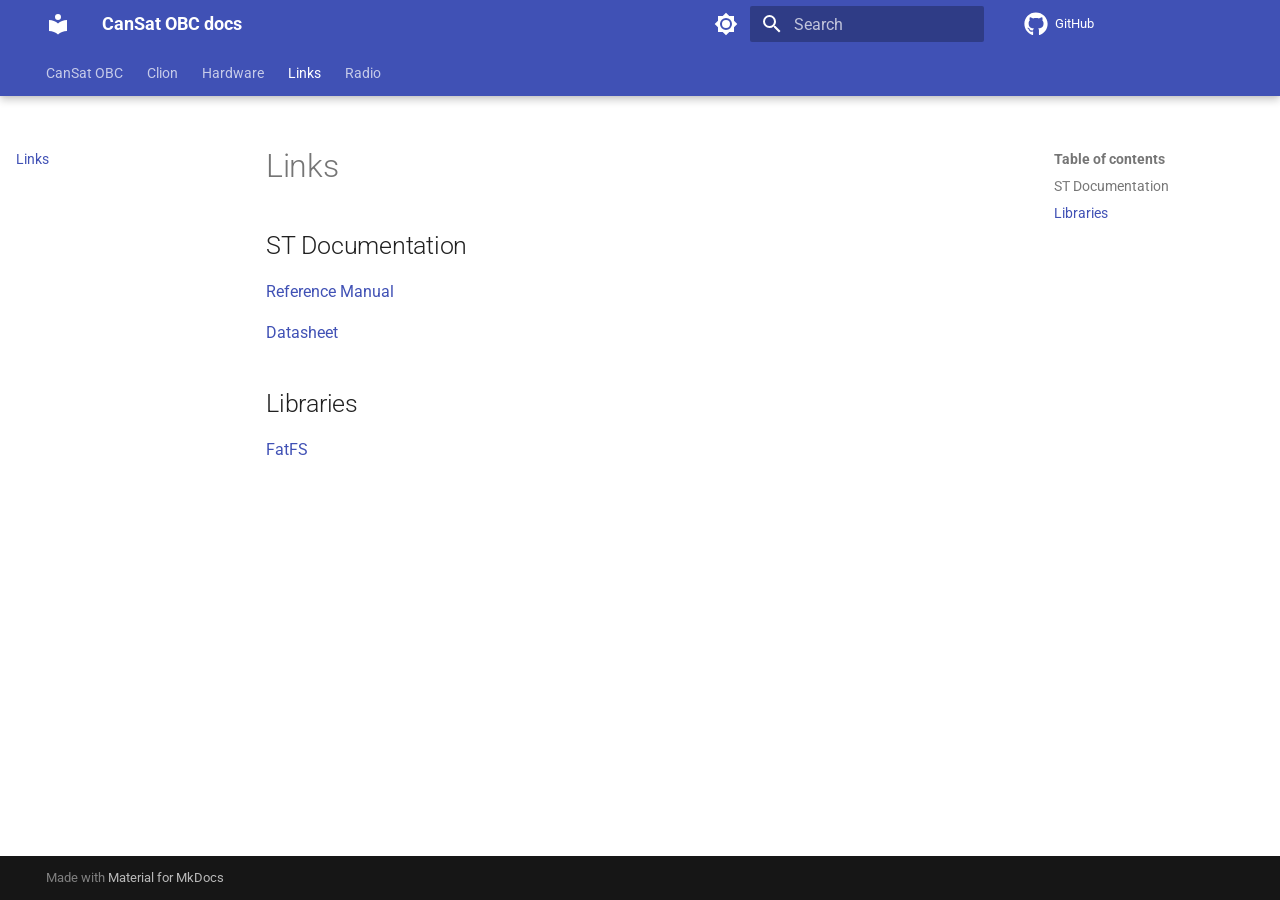
<file: links/index.html>
<!doctype html>
<html lang="en" class="no-js">
  <head>
    
      <meta charset="utf-8">
      <meta name="viewport" content="width=device-width,initial-scale=1">
      
      
      
      
        <link rel="prev" href="../hardware/">
      
      
        <link rel="next" href="../radio/">
      
      
      <link rel="icon" href="../assets/images/favicon.png">
      <meta name="generator" content="mkdocs-1.6.1, mkdocs-material-9.6.12">
    
    
      
        <title>Links - CanSat OBC docs</title>
      
    
    
      <link rel="stylesheet" href="../assets/stylesheets/main.2afb09e1.min.css">
      
        
        <link rel="stylesheet" href="../assets/stylesheets/palette.06af60db.min.css">
      
      


    
    
      
    
    
      
        
        
        <link rel="preconnect" href="https://fonts.gstatic.com" crossorigin>
        <link rel="stylesheet" href="https://fonts.googleapis.com/css?family=Roboto:300,300i,400,400i,700,700i%7CRoboto+Mono:400,400i,700,700i&display=fallback">
        <style>:root{--md-text-font:"Roboto";--md-code-font:"Roboto Mono"}</style>
      
    
    
      <link rel="stylesheet" href="../docs/stylesheet.css">
    
    <script>__md_scope=new URL("..",location),__md_hash=e=>[...e].reduce(((e,_)=>(e<<5)-e+_.charCodeAt(0)),0),__md_get=(e,_=localStorage,t=__md_scope)=>JSON.parse(_.getItem(t.pathname+"."+e)),__md_set=(e,_,t=localStorage,a=__md_scope)=>{try{t.setItem(a.pathname+"."+e,JSON.stringify(_))}catch(e){}}</script>
    
      

    
    
    
  </head>
  
  
    
    
      
    
    
    
    
    <body dir="ltr" data-md-color-scheme="default" data-md-color-primary="indigo" data-md-color-accent="indigo">
  
    
    <input class="md-toggle" data-md-toggle="drawer" type="checkbox" id="__drawer" autocomplete="off">
    <input class="md-toggle" data-md-toggle="search" type="checkbox" id="__search" autocomplete="off">
    <label class="md-overlay" for="__drawer"></label>
    <div data-md-component="skip">
      
        
        <a href="#st-documentation" class="md-skip">
          Skip to content
        </a>
      
    </div>
    <div data-md-component="announce">
      
    </div>
    
    
      

  

<header class="md-header md-header--shadow md-header--lifted" data-md-component="header">
  <nav class="md-header__inner md-grid" aria-label="Header">
    <a href=".." title="CanSat OBC docs" class="md-header__button md-logo" aria-label="CanSat OBC docs" data-md-component="logo">
      
  
  <svg xmlns="http://www.w3.org/2000/svg" viewBox="0 0 24 24"><path d="M12 8a3 3 0 0 0 3-3 3 3 0 0 0-3-3 3 3 0 0 0-3 3 3 3 0 0 0 3 3m0 3.54C9.64 9.35 6.5 8 3 8v11c3.5 0 6.64 1.35 9 3.54 2.36-2.19 5.5-3.54 9-3.54V8c-3.5 0-6.64 1.35-9 3.54"/></svg>

    </a>
    <label class="md-header__button md-icon" for="__drawer">
      
      <svg xmlns="http://www.w3.org/2000/svg" viewBox="0 0 24 24"><path d="M3 6h18v2H3zm0 5h18v2H3zm0 5h18v2H3z"/></svg>
    </label>
    <div class="md-header__title" data-md-component="header-title">
      <div class="md-header__ellipsis">
        <div class="md-header__topic">
          <span class="md-ellipsis">
            CanSat OBC docs
          </span>
        </div>
        <div class="md-header__topic" data-md-component="header-topic">
          <span class="md-ellipsis">
            
              Links
            
          </span>
        </div>
      </div>
    </div>
    
      
        <form class="md-header__option" data-md-component="palette">
  
    
    
    
    <input class="md-option" data-md-color-media="(prefers-color-scheme: light)" data-md-color-scheme="default" data-md-color-primary="indigo" data-md-color-accent="indigo"  aria-label="Switch to dark mode"  type="radio" name="__palette" id="__palette_0">
    
      <label class="md-header__button md-icon" title="Switch to dark mode" for="__palette_1" hidden>
        <svg xmlns="http://www.w3.org/2000/svg" viewBox="0 0 24 24"><path d="M12 8a4 4 0 0 0-4 4 4 4 0 0 0 4 4 4 4 0 0 0 4-4 4 4 0 0 0-4-4m0 10a6 6 0 0 1-6-6 6 6 0 0 1 6-6 6 6 0 0 1 6 6 6 6 0 0 1-6 6m8-9.31V4h-4.69L12 .69 8.69 4H4v4.69L.69 12 4 15.31V20h4.69L12 23.31 15.31 20H20v-4.69L23.31 12z"/></svg>
      </label>
    
  
    
    
    
    <input class="md-option" data-md-color-media="(prefers-color-scheme: dark)" data-md-color-scheme="slate" data-md-color-primary="indigo" data-md-color-accent="indigo"  aria-label="Switch to light mode"  type="radio" name="__palette" id="__palette_1">
    
      <label class="md-header__button md-icon" title="Switch to light mode" for="__palette_0" hidden>
        <svg xmlns="http://www.w3.org/2000/svg" viewBox="0 0 24 24"><path d="M12 18c-.89 0-1.74-.2-2.5-.55C11.56 16.5 13 14.42 13 12s-1.44-4.5-3.5-5.45C10.26 6.2 11.11 6 12 6a6 6 0 0 1 6 6 6 6 0 0 1-6 6m8-9.31V4h-4.69L12 .69 8.69 4H4v4.69L.69 12 4 15.31V20h4.69L12 23.31 15.31 20H20v-4.69L23.31 12z"/></svg>
      </label>
    
  
</form>
      
    
    
      <script>var palette=__md_get("__palette");if(palette&&palette.color){if("(prefers-color-scheme)"===palette.color.media){var media=matchMedia("(prefers-color-scheme: light)"),input=document.querySelector(media.matches?"[data-md-color-media='(prefers-color-scheme: light)']":"[data-md-color-media='(prefers-color-scheme: dark)']");palette.color.media=input.getAttribute("data-md-color-media"),palette.color.scheme=input.getAttribute("data-md-color-scheme"),palette.color.primary=input.getAttribute("data-md-color-primary"),palette.color.accent=input.getAttribute("data-md-color-accent")}for(var[key,value]of Object.entries(palette.color))document.body.setAttribute("data-md-color-"+key,value)}</script>
    
    
    
      
      
        <label class="md-header__button md-icon" for="__search">
          
          <svg xmlns="http://www.w3.org/2000/svg" viewBox="0 0 24 24"><path d="M9.5 3A6.5 6.5 0 0 1 16 9.5c0 1.61-.59 3.09-1.56 4.23l.27.27h.79l5 5-1.5 1.5-5-5v-.79l-.27-.27A6.52 6.52 0 0 1 9.5 16 6.5 6.5 0 0 1 3 9.5 6.5 6.5 0 0 1 9.5 3m0 2C7 5 5 7 5 9.5S7 14 9.5 14 14 12 14 9.5 12 5 9.5 5"/></svg>
        </label>
        <div class="md-search" data-md-component="search" role="dialog">
  <label class="md-search__overlay" for="__search"></label>
  <div class="md-search__inner" role="search">
    <form class="md-search__form" name="search">
      <input type="text" class="md-search__input" name="query" aria-label="Search" placeholder="Search" autocapitalize="off" autocorrect="off" autocomplete="off" spellcheck="false" data-md-component="search-query" required>
      <label class="md-search__icon md-icon" for="__search">
        
        <svg xmlns="http://www.w3.org/2000/svg" viewBox="0 0 24 24"><path d="M9.5 3A6.5 6.5 0 0 1 16 9.5c0 1.61-.59 3.09-1.56 4.23l.27.27h.79l5 5-1.5 1.5-5-5v-.79l-.27-.27A6.52 6.52 0 0 1 9.5 16 6.5 6.5 0 0 1 3 9.5 6.5 6.5 0 0 1 9.5 3m0 2C7 5 5 7 5 9.5S7 14 9.5 14 14 12 14 9.5 12 5 9.5 5"/></svg>
        
        <svg xmlns="http://www.w3.org/2000/svg" viewBox="0 0 24 24"><path d="M20 11v2H8l5.5 5.5-1.42 1.42L4.16 12l7.92-7.92L13.5 5.5 8 11z"/></svg>
      </label>
      <nav class="md-search__options" aria-label="Search">
        
        <button type="reset" class="md-search__icon md-icon" title="Clear" aria-label="Clear" tabindex="-1">
          
          <svg xmlns="http://www.w3.org/2000/svg" viewBox="0 0 24 24"><path d="M19 6.41 17.59 5 12 10.59 6.41 5 5 6.41 10.59 12 5 17.59 6.41 19 12 13.41 17.59 19 19 17.59 13.41 12z"/></svg>
        </button>
      </nav>
      
    </form>
    <div class="md-search__output">
      <div class="md-search__scrollwrap" tabindex="0" data-md-scrollfix>
        <div class="md-search-result" data-md-component="search-result">
          <div class="md-search-result__meta">
            Initializing search
          </div>
          <ol class="md-search-result__list" role="presentation"></ol>
        </div>
      </div>
    </div>
  </div>
</div>
      
    
    
      <div class="md-header__source">
        <a href="https://github.com/PWr-Aerospace/CanSatOBC" title="Go to repository" class="md-source" data-md-component="source">
  <div class="md-source__icon md-icon">
    
    <svg xmlns="http://www.w3.org/2000/svg" viewBox="0 0 496 512"><!--! Font Awesome Free 6.7.2 by @fontawesome - https://fontawesome.com License - https://fontawesome.com/license/free (Icons: CC BY 4.0, Fonts: SIL OFL 1.1, Code: MIT License) Copyright 2024 Fonticons, Inc.--><path d="M165.9 397.4c0 2-2.3 3.6-5.2 3.6-3.3.3-5.6-1.3-5.6-3.6 0-2 2.3-3.6 5.2-3.6 3-.3 5.6 1.3 5.6 3.6m-31.1-4.5c-.7 2 1.3 4.3 4.3 4.9 2.6 1 5.6 0 6.2-2s-1.3-4.3-4.3-5.2c-2.6-.7-5.5.3-6.2 2.3m44.2-1.7c-2.9.7-4.9 2.6-4.6 4.9.3 2 2.9 3.3 5.9 2.6 2.9-.7 4.9-2.6 4.6-4.6-.3-1.9-3-3.2-5.9-2.9M244.8 8C106.1 8 0 113.3 0 252c0 110.9 69.8 205.8 169.5 239.2 12.8 2.3 17.3-5.6 17.3-12.1 0-6.2-.3-40.4-.3-61.4 0 0-70 15-84.7-29.8 0 0-11.4-29.1-27.8-36.6 0 0-22.9-15.7 1.6-15.4 0 0 24.9 2 38.6 25.8 21.9 38.6 58.6 27.5 72.9 20.9 2.3-16 8.8-27.1 16-33.7-55.9-6.2-112.3-14.3-112.3-110.5 0-27.5 7.6-41.3 23.6-58.9-2.6-6.5-11.1-33.3 2.6-67.9 20.9-6.5 69 27 69 27 20-5.6 41.5-8.5 62.8-8.5s42.8 2.9 62.8 8.5c0 0 48.1-33.6 69-27 13.7 34.7 5.2 61.4 2.6 67.9 16 17.7 25.8 31.5 25.8 58.9 0 96.5-58.9 104.2-114.8 110.5 9.2 7.9 17 22.9 17 46.4 0 33.7-.3 75.4-.3 83.6 0 6.5 4.6 14.4 17.3 12.1C428.2 457.8 496 362.9 496 252 496 113.3 383.5 8 244.8 8M97.2 352.9c-1.3 1-1 3.3.7 5.2 1.6 1.6 3.9 2.3 5.2 1 1.3-1 1-3.3-.7-5.2-1.6-1.6-3.9-2.3-5.2-1m-10.8-8.1c-.7 1.3.3 2.9 2.3 3.9 1.6 1 3.6.7 4.3-.7.7-1.3-.3-2.9-2.3-3.9-2-.6-3.6-.3-4.3.7m32.4 35.6c-1.6 1.3-1 4.3 1.3 6.2 2.3 2.3 5.2 2.6 6.5 1 1.3-1.3.7-4.3-1.3-6.2-2.2-2.3-5.2-2.6-6.5-1m-11.4-14.7c-1.6 1-1.6 3.6 0 5.9s4.3 3.3 5.6 2.3c1.6-1.3 1.6-3.9 0-6.2-1.4-2.3-4-3.3-5.6-2"/></svg>
  </div>
  <div class="md-source__repository">
    GitHub
  </div>
</a>
      </div>
    
  </nav>
  
    
      
<nav class="md-tabs" aria-label="Tabs" data-md-component="tabs">
  <div class="md-grid">
    <ul class="md-tabs__list">
      
        
  
  
  
  
    <li class="md-tabs__item">
      <a href=".." class="md-tabs__link">
        
  
  
    
  
  CanSat OBC

      </a>
    </li>
  

      
        
  
  
  
  
    <li class="md-tabs__item">
      <a href="../clion/" class="md-tabs__link">
        
  
  
    
  
  Clion

      </a>
    </li>
  

      
        
  
  
  
  
    <li class="md-tabs__item">
      <a href="../hardware/" class="md-tabs__link">
        
  
  
    
  
  Hardware

      </a>
    </li>
  

      
        
  
  
  
    
  
  
    <li class="md-tabs__item md-tabs__item--active">
      <a href="./" class="md-tabs__link">
        
  
  
    
  
  Links

      </a>
    </li>
  

      
        
  
  
  
  
    <li class="md-tabs__item">
      <a href="../radio/" class="md-tabs__link">
        
  
  
    
  
  Radio

      </a>
    </li>
  

      
    </ul>
  </div>
</nav>
    
  
</header>
    
    <div class="md-container" data-md-component="container">
      
      
        
      
      <main class="md-main" data-md-component="main">
        <div class="md-main__inner md-grid">
          
            
              
              <div class="md-sidebar md-sidebar--primary" data-md-component="sidebar" data-md-type="navigation" >
                <div class="md-sidebar__scrollwrap">
                  <div class="md-sidebar__inner">
                    


  


<nav class="md-nav md-nav--primary md-nav--lifted" aria-label="Navigation" data-md-level="0">
  <label class="md-nav__title" for="__drawer">
    <a href=".." title="CanSat OBC docs" class="md-nav__button md-logo" aria-label="CanSat OBC docs" data-md-component="logo">
      
  
  <svg xmlns="http://www.w3.org/2000/svg" viewBox="0 0 24 24"><path d="M12 8a3 3 0 0 0 3-3 3 3 0 0 0-3-3 3 3 0 0 0-3 3 3 3 0 0 0 3 3m0 3.54C9.64 9.35 6.5 8 3 8v11c3.5 0 6.64 1.35 9 3.54 2.36-2.19 5.5-3.54 9-3.54V8c-3.5 0-6.64 1.35-9 3.54"/></svg>

    </a>
    CanSat OBC docs
  </label>
  
    <div class="md-nav__source">
      <a href="https://github.com/PWr-Aerospace/CanSatOBC" title="Go to repository" class="md-source" data-md-component="source">
  <div class="md-source__icon md-icon">
    
    <svg xmlns="http://www.w3.org/2000/svg" viewBox="0 0 496 512"><!--! Font Awesome Free 6.7.2 by @fontawesome - https://fontawesome.com License - https://fontawesome.com/license/free (Icons: CC BY 4.0, Fonts: SIL OFL 1.1, Code: MIT License) Copyright 2024 Fonticons, Inc.--><path d="M165.9 397.4c0 2-2.3 3.6-5.2 3.6-3.3.3-5.6-1.3-5.6-3.6 0-2 2.3-3.6 5.2-3.6 3-.3 5.6 1.3 5.6 3.6m-31.1-4.5c-.7 2 1.3 4.3 4.3 4.9 2.6 1 5.6 0 6.2-2s-1.3-4.3-4.3-5.2c-2.6-.7-5.5.3-6.2 2.3m44.2-1.7c-2.9.7-4.9 2.6-4.6 4.9.3 2 2.9 3.3 5.9 2.6 2.9-.7 4.9-2.6 4.6-4.6-.3-1.9-3-3.2-5.9-2.9M244.8 8C106.1 8 0 113.3 0 252c0 110.9 69.8 205.8 169.5 239.2 12.8 2.3 17.3-5.6 17.3-12.1 0-6.2-.3-40.4-.3-61.4 0 0-70 15-84.7-29.8 0 0-11.4-29.1-27.8-36.6 0 0-22.9-15.7 1.6-15.4 0 0 24.9 2 38.6 25.8 21.9 38.6 58.6 27.5 72.9 20.9 2.3-16 8.8-27.1 16-33.7-55.9-6.2-112.3-14.3-112.3-110.5 0-27.5 7.6-41.3 23.6-58.9-2.6-6.5-11.1-33.3 2.6-67.9 20.9-6.5 69 27 69 27 20-5.6 41.5-8.5 62.8-8.5s42.8 2.9 62.8 8.5c0 0 48.1-33.6 69-27 13.7 34.7 5.2 61.4 2.6 67.9 16 17.7 25.8 31.5 25.8 58.9 0 96.5-58.9 104.2-114.8 110.5 9.2 7.9 17 22.9 17 46.4 0 33.7-.3 75.4-.3 83.6 0 6.5 4.6 14.4 17.3 12.1C428.2 457.8 496 362.9 496 252 496 113.3 383.5 8 244.8 8M97.2 352.9c-1.3 1-1 3.3.7 5.2 1.6 1.6 3.9 2.3 5.2 1 1.3-1 1-3.3-.7-5.2-1.6-1.6-3.9-2.3-5.2-1m-10.8-8.1c-.7 1.3.3 2.9 2.3 3.9 1.6 1 3.6.7 4.3-.7.7-1.3-.3-2.9-2.3-3.9-2-.6-3.6-.3-4.3.7m32.4 35.6c-1.6 1.3-1 4.3 1.3 6.2 2.3 2.3 5.2 2.6 6.5 1 1.3-1.3.7-4.3-1.3-6.2-2.2-2.3-5.2-2.6-6.5-1m-11.4-14.7c-1.6 1-1.6 3.6 0 5.9s4.3 3.3 5.6 2.3c1.6-1.3 1.6-3.9 0-6.2-1.4-2.3-4-3.3-5.6-2"/></svg>
  </div>
  <div class="md-source__repository">
    GitHub
  </div>
</a>
    </div>
  
  <ul class="md-nav__list" data-md-scrollfix>
    
      
      
  
  
  
  
    <li class="md-nav__item">
      <a href=".." class="md-nav__link">
        
  
  
  <span class="md-ellipsis">
    CanSat OBC
    
  </span>
  

      </a>
    </li>
  

    
      
      
  
  
  
  
    <li class="md-nav__item">
      <a href="../clion/" class="md-nav__link">
        
  
  
  <span class="md-ellipsis">
    Clion
    
  </span>
  

      </a>
    </li>
  

    
      
      
  
  
  
  
    <li class="md-nav__item">
      <a href="../hardware/" class="md-nav__link">
        
  
  
  <span class="md-ellipsis">
    Hardware
    
  </span>
  

      </a>
    </li>
  

    
      
      
  
  
    
  
  
  
    <li class="md-nav__item md-nav__item--active">
      
      <input class="md-nav__toggle md-toggle" type="checkbox" id="__toc">
      
      
      
        <label class="md-nav__link md-nav__link--active" for="__toc">
          
  
  
  <span class="md-ellipsis">
    Links
    
  </span>
  

          <span class="md-nav__icon md-icon"></span>
        </label>
      
      <a href="./" class="md-nav__link md-nav__link--active">
        
  
  
  <span class="md-ellipsis">
    Links
    
  </span>
  

      </a>
      
        

<nav class="md-nav md-nav--secondary" aria-label="Table of contents">
  
  
  
  
    <label class="md-nav__title" for="__toc">
      <span class="md-nav__icon md-icon"></span>
      Table of contents
    </label>
    <ul class="md-nav__list" data-md-component="toc" data-md-scrollfix>
      
        <li class="md-nav__item">
  <a href="#st-documentation" class="md-nav__link">
    <span class="md-ellipsis">
      ST Documentation
    </span>
  </a>
  
</li>
      
        <li class="md-nav__item">
  <a href="#libraries" class="md-nav__link">
    <span class="md-ellipsis">
      Libraries
    </span>
  </a>
  
</li>
      
    </ul>
  
</nav>
      
    </li>
  

    
      
      
  
  
  
  
    <li class="md-nav__item">
      <a href="../radio/" class="md-nav__link">
        
  
  
  <span class="md-ellipsis">
    Radio
    
  </span>
  

      </a>
    </li>
  

    
  </ul>
</nav>
                  </div>
                </div>
              </div>
            
            
              
              <div class="md-sidebar md-sidebar--secondary" data-md-component="sidebar" data-md-type="toc" >
                <div class="md-sidebar__scrollwrap">
                  <div class="md-sidebar__inner">
                    

<nav class="md-nav md-nav--secondary" aria-label="Table of contents">
  
  
  
  
    <label class="md-nav__title" for="__toc">
      <span class="md-nav__icon md-icon"></span>
      Table of contents
    </label>
    <ul class="md-nav__list" data-md-component="toc" data-md-scrollfix>
      
        <li class="md-nav__item">
  <a href="#st-documentation" class="md-nav__link">
    <span class="md-ellipsis">
      ST Documentation
    </span>
  </a>
  
</li>
      
        <li class="md-nav__item">
  <a href="#libraries" class="md-nav__link">
    <span class="md-ellipsis">
      Libraries
    </span>
  </a>
  
</li>
      
    </ul>
  
</nav>
                  </div>
                </div>
              </div>
            
          
          
            <div class="md-content" data-md-component="content">
              <article class="md-content__inner md-typeset">
                
                  


  
  


  <h1>Links</h1>

<div><h2 id="st-documentation">ST Documentation</h2>
<p><a href="../pdf/reference_manual.pdf">Reference Manual</a></p>
<!-- ![Alt text](reference_manual.pdf){ type=application/pdf style="min-height:1000px;width:1000px"} -->

<p><a href="../pdf/stm32h533ce.pdf">Datasheet</a></p>
<h2 id="libraries">Libraries</h2>
<p><a href="">FatFS</a></p></div>












                
              </article>
            </div>
          
          
<script>var target=document.getElementById(location.hash.slice(1));target&&target.name&&(target.checked=target.name.startsWith("__tabbed_"))</script>
        </div>
        
      </main>
      
        <footer class="md-footer">
  
  <div class="md-footer-meta md-typeset">
    <div class="md-footer-meta__inner md-grid">
      <div class="md-copyright">
  
  
    Made with
    <a href="https://squidfunk.github.io/mkdocs-material/" target="_blank" rel="noopener">
      Material for MkDocs
    </a>
  
</div>
      
    </div>
  </div>
</footer>
      
    </div>
    <div class="md-dialog" data-md-component="dialog">
      <div class="md-dialog__inner md-typeset"></div>
    </div>
    
    
    
      
      <script id="__config" type="application/json">{"base": "..", "features": ["navigation.instant", "navigation.tabs", "navigation.tabs.sticky"], "search": "../assets/javascripts/workers/search.f8cc74c7.min.js", "tags": null, "translations": {"clipboard.copied": "Copied to clipboard", "clipboard.copy": "Copy to clipboard", "search.result.more.one": "1 more on this page", "search.result.more.other": "# more on this page", "search.result.none": "No matching documents", "search.result.one": "1 matching document", "search.result.other": "# matching documents", "search.result.placeholder": "Type to start searching", "search.result.term.missing": "Missing", "select.version": "Select version"}, "version": null}</script>
    
    
      <script src="../assets/javascripts/bundle.c8b220af.min.js"></script>
      
    
  </body>
</html>
</file>
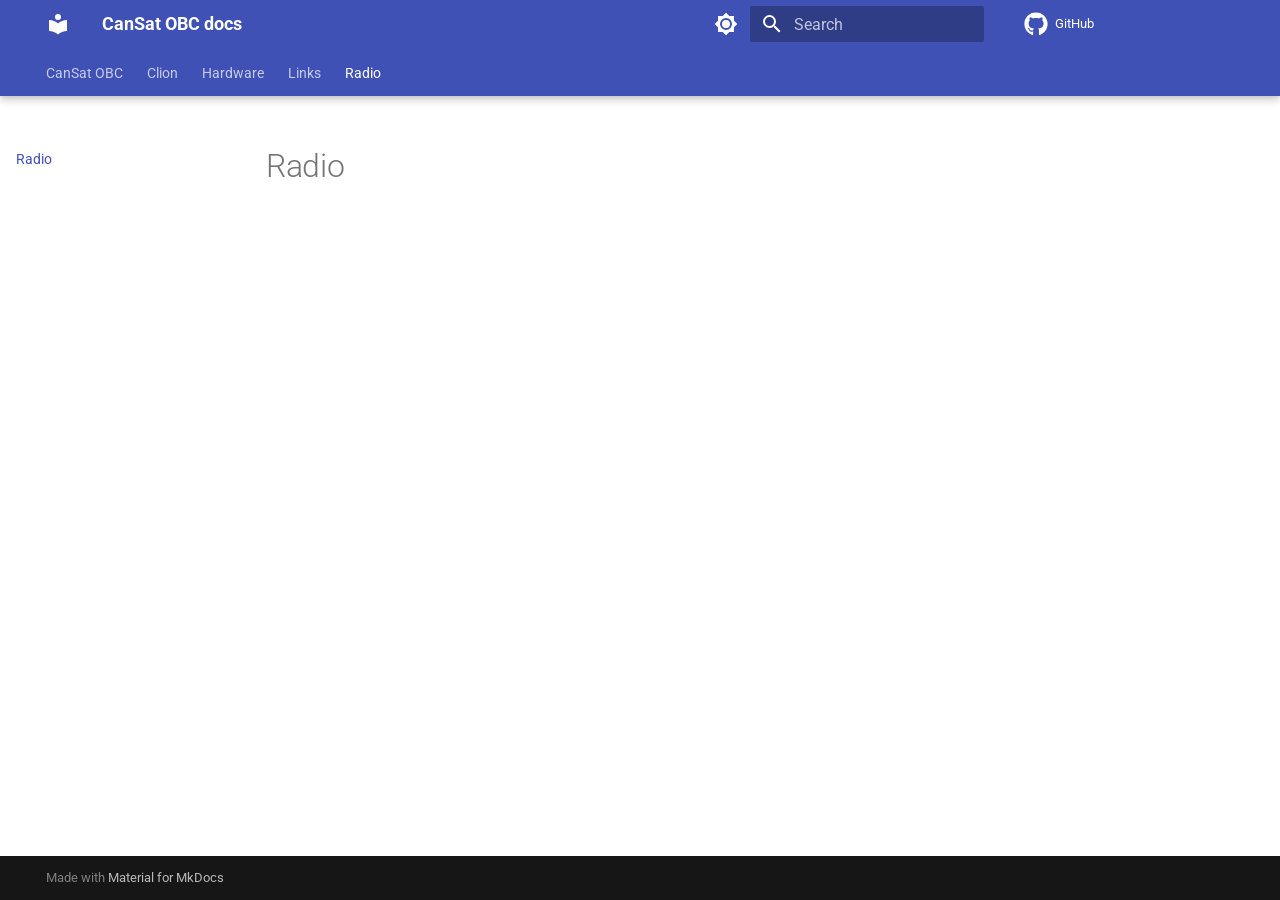
<file: radio/index.html>
<!doctype html>
<html lang="en" class="no-js">
  <head>
    
      <meta charset="utf-8">
      <meta name="viewport" content="width=device-width,initial-scale=1">
      
      
      
      
        <link rel="prev" href="../links/">
      
      
      
      <link rel="icon" href="../assets/images/favicon.png">
      <meta name="generator" content="mkdocs-1.6.1, mkdocs-material-9.6.12">
    
    
      
        <title>Radio - CanSat OBC docs</title>
      
    
    
      <link rel="stylesheet" href="../assets/stylesheets/main.2afb09e1.min.css">
      
        
        <link rel="stylesheet" href="../assets/stylesheets/palette.06af60db.min.css">
      
      


    
    
      
    
    
      
        
        
        <link rel="preconnect" href="https://fonts.gstatic.com" crossorigin>
        <link rel="stylesheet" href="https://fonts.googleapis.com/css?family=Roboto:300,300i,400,400i,700,700i%7CRoboto+Mono:400,400i,700,700i&display=fallback">
        <style>:root{--md-text-font:"Roboto";--md-code-font:"Roboto Mono"}</style>
      
    
    
      <link rel="stylesheet" href="../docs/stylesheet.css">
    
    <script>__md_scope=new URL("..",location),__md_hash=e=>[...e].reduce(((e,_)=>(e<<5)-e+_.charCodeAt(0)),0),__md_get=(e,_=localStorage,t=__md_scope)=>JSON.parse(_.getItem(t.pathname+"."+e)),__md_set=(e,_,t=localStorage,a=__md_scope)=>{try{t.setItem(a.pathname+"."+e,JSON.stringify(_))}catch(e){}}</script>
    
      

    
    
    
  </head>
  
  
    
    
      
    
    
    
    
    <body dir="ltr" data-md-color-scheme="default" data-md-color-primary="indigo" data-md-color-accent="indigo">
  
    
    <input class="md-toggle" data-md-toggle="drawer" type="checkbox" id="__drawer" autocomplete="off">
    <input class="md-toggle" data-md-toggle="search" type="checkbox" id="__search" autocomplete="off">
    <label class="md-overlay" for="__drawer"></label>
    <div data-md-component="skip">
      
    </div>
    <div data-md-component="announce">
      
    </div>
    
    
      

  

<header class="md-header md-header--shadow md-header--lifted" data-md-component="header">
  <nav class="md-header__inner md-grid" aria-label="Header">
    <a href=".." title="CanSat OBC docs" class="md-header__button md-logo" aria-label="CanSat OBC docs" data-md-component="logo">
      
  
  <svg xmlns="http://www.w3.org/2000/svg" viewBox="0 0 24 24"><path d="M12 8a3 3 0 0 0 3-3 3 3 0 0 0-3-3 3 3 0 0 0-3 3 3 3 0 0 0 3 3m0 3.54C9.64 9.35 6.5 8 3 8v11c3.5 0 6.64 1.35 9 3.54 2.36-2.19 5.5-3.54 9-3.54V8c-3.5 0-6.64 1.35-9 3.54"/></svg>

    </a>
    <label class="md-header__button md-icon" for="__drawer">
      
      <svg xmlns="http://www.w3.org/2000/svg" viewBox="0 0 24 24"><path d="M3 6h18v2H3zm0 5h18v2H3zm0 5h18v2H3z"/></svg>
    </label>
    <div class="md-header__title" data-md-component="header-title">
      <div class="md-header__ellipsis">
        <div class="md-header__topic">
          <span class="md-ellipsis">
            CanSat OBC docs
          </span>
        </div>
        <div class="md-header__topic" data-md-component="header-topic">
          <span class="md-ellipsis">
            
              Radio
            
          </span>
        </div>
      </div>
    </div>
    
      
        <form class="md-header__option" data-md-component="palette">
  
    
    
    
    <input class="md-option" data-md-color-media="(prefers-color-scheme: light)" data-md-color-scheme="default" data-md-color-primary="indigo" data-md-color-accent="indigo"  aria-label="Switch to dark mode"  type="radio" name="__palette" id="__palette_0">
    
      <label class="md-header__button md-icon" title="Switch to dark mode" for="__palette_1" hidden>
        <svg xmlns="http://www.w3.org/2000/svg" viewBox="0 0 24 24"><path d="M12 8a4 4 0 0 0-4 4 4 4 0 0 0 4 4 4 4 0 0 0 4-4 4 4 0 0 0-4-4m0 10a6 6 0 0 1-6-6 6 6 0 0 1 6-6 6 6 0 0 1 6 6 6 6 0 0 1-6 6m8-9.31V4h-4.69L12 .69 8.69 4H4v4.69L.69 12 4 15.31V20h4.69L12 23.31 15.31 20H20v-4.69L23.31 12z"/></svg>
      </label>
    
  
    
    
    
    <input class="md-option" data-md-color-media="(prefers-color-scheme: dark)" data-md-color-scheme="slate" data-md-color-primary="indigo" data-md-color-accent="indigo"  aria-label="Switch to light mode"  type="radio" name="__palette" id="__palette_1">
    
      <label class="md-header__button md-icon" title="Switch to light mode" for="__palette_0" hidden>
        <svg xmlns="http://www.w3.org/2000/svg" viewBox="0 0 24 24"><path d="M12 18c-.89 0-1.74-.2-2.5-.55C11.56 16.5 13 14.42 13 12s-1.44-4.5-3.5-5.45C10.26 6.2 11.11 6 12 6a6 6 0 0 1 6 6 6 6 0 0 1-6 6m8-9.31V4h-4.69L12 .69 8.69 4H4v4.69L.69 12 4 15.31V20h4.69L12 23.31 15.31 20H20v-4.69L23.31 12z"/></svg>
      </label>
    
  
</form>
      
    
    
      <script>var palette=__md_get("__palette");if(palette&&palette.color){if("(prefers-color-scheme)"===palette.color.media){var media=matchMedia("(prefers-color-scheme: light)"),input=document.querySelector(media.matches?"[data-md-color-media='(prefers-color-scheme: light)']":"[data-md-color-media='(prefers-color-scheme: dark)']");palette.color.media=input.getAttribute("data-md-color-media"),palette.color.scheme=input.getAttribute("data-md-color-scheme"),palette.color.primary=input.getAttribute("data-md-color-primary"),palette.color.accent=input.getAttribute("data-md-color-accent")}for(var[key,value]of Object.entries(palette.color))document.body.setAttribute("data-md-color-"+key,value)}</script>
    
    
    
      
      
        <label class="md-header__button md-icon" for="__search">
          
          <svg xmlns="http://www.w3.org/2000/svg" viewBox="0 0 24 24"><path d="M9.5 3A6.5 6.5 0 0 1 16 9.5c0 1.61-.59 3.09-1.56 4.23l.27.27h.79l5 5-1.5 1.5-5-5v-.79l-.27-.27A6.52 6.52 0 0 1 9.5 16 6.5 6.5 0 0 1 3 9.5 6.5 6.5 0 0 1 9.5 3m0 2C7 5 5 7 5 9.5S7 14 9.5 14 14 12 14 9.5 12 5 9.5 5"/></svg>
        </label>
        <div class="md-search" data-md-component="search" role="dialog">
  <label class="md-search__overlay" for="__search"></label>
  <div class="md-search__inner" role="search">
    <form class="md-search__form" name="search">
      <input type="text" class="md-search__input" name="query" aria-label="Search" placeholder="Search" autocapitalize="off" autocorrect="off" autocomplete="off" spellcheck="false" data-md-component="search-query" required>
      <label class="md-search__icon md-icon" for="__search">
        
        <svg xmlns="http://www.w3.org/2000/svg" viewBox="0 0 24 24"><path d="M9.5 3A6.5 6.5 0 0 1 16 9.5c0 1.61-.59 3.09-1.56 4.23l.27.27h.79l5 5-1.5 1.5-5-5v-.79l-.27-.27A6.52 6.52 0 0 1 9.5 16 6.5 6.5 0 0 1 3 9.5 6.5 6.5 0 0 1 9.5 3m0 2C7 5 5 7 5 9.5S7 14 9.5 14 14 12 14 9.5 12 5 9.5 5"/></svg>
        
        <svg xmlns="http://www.w3.org/2000/svg" viewBox="0 0 24 24"><path d="M20 11v2H8l5.5 5.5-1.42 1.42L4.16 12l7.92-7.92L13.5 5.5 8 11z"/></svg>
      </label>
      <nav class="md-search__options" aria-label="Search">
        
        <button type="reset" class="md-search__icon md-icon" title="Clear" aria-label="Clear" tabindex="-1">
          
          <svg xmlns="http://www.w3.org/2000/svg" viewBox="0 0 24 24"><path d="M19 6.41 17.59 5 12 10.59 6.41 5 5 6.41 10.59 12 5 17.59 6.41 19 12 13.41 17.59 19 19 17.59 13.41 12z"/></svg>
        </button>
      </nav>
      
    </form>
    <div class="md-search__output">
      <div class="md-search__scrollwrap" tabindex="0" data-md-scrollfix>
        <div class="md-search-result" data-md-component="search-result">
          <div class="md-search-result__meta">
            Initializing search
          </div>
          <ol class="md-search-result__list" role="presentation"></ol>
        </div>
      </div>
    </div>
  </div>
</div>
      
    
    
      <div class="md-header__source">
        <a href="https://github.com/PWr-Aerospace/CanSatOBC" title="Go to repository" class="md-source" data-md-component="source">
  <div class="md-source__icon md-icon">
    
    <svg xmlns="http://www.w3.org/2000/svg" viewBox="0 0 496 512"><!--! Font Awesome Free 6.7.2 by @fontawesome - https://fontawesome.com License - https://fontawesome.com/license/free (Icons: CC BY 4.0, Fonts: SIL OFL 1.1, Code: MIT License) Copyright 2024 Fonticons, Inc.--><path d="M165.9 397.4c0 2-2.3 3.6-5.2 3.6-3.3.3-5.6-1.3-5.6-3.6 0-2 2.3-3.6 5.2-3.6 3-.3 5.6 1.3 5.6 3.6m-31.1-4.5c-.7 2 1.3 4.3 4.3 4.9 2.6 1 5.6 0 6.2-2s-1.3-4.3-4.3-5.2c-2.6-.7-5.5.3-6.2 2.3m44.2-1.7c-2.9.7-4.9 2.6-4.6 4.9.3 2 2.9 3.3 5.9 2.6 2.9-.7 4.9-2.6 4.6-4.6-.3-1.9-3-3.2-5.9-2.9M244.8 8C106.1 8 0 113.3 0 252c0 110.9 69.8 205.8 169.5 239.2 12.8 2.3 17.3-5.6 17.3-12.1 0-6.2-.3-40.4-.3-61.4 0 0-70 15-84.7-29.8 0 0-11.4-29.1-27.8-36.6 0 0-22.9-15.7 1.6-15.4 0 0 24.9 2 38.6 25.8 21.9 38.6 58.6 27.5 72.9 20.9 2.3-16 8.8-27.1 16-33.7-55.9-6.2-112.3-14.3-112.3-110.5 0-27.5 7.6-41.3 23.6-58.9-2.6-6.5-11.1-33.3 2.6-67.9 20.9-6.5 69 27 69 27 20-5.6 41.5-8.5 62.8-8.5s42.8 2.9 62.8 8.5c0 0 48.1-33.6 69-27 13.7 34.7 5.2 61.4 2.6 67.9 16 17.7 25.8 31.5 25.8 58.9 0 96.5-58.9 104.2-114.8 110.5 9.2 7.9 17 22.9 17 46.4 0 33.7-.3 75.4-.3 83.6 0 6.5 4.6 14.4 17.3 12.1C428.2 457.8 496 362.9 496 252 496 113.3 383.5 8 244.8 8M97.2 352.9c-1.3 1-1 3.3.7 5.2 1.6 1.6 3.9 2.3 5.2 1 1.3-1 1-3.3-.7-5.2-1.6-1.6-3.9-2.3-5.2-1m-10.8-8.1c-.7 1.3.3 2.9 2.3 3.9 1.6 1 3.6.7 4.3-.7.7-1.3-.3-2.9-2.3-3.9-2-.6-3.6-.3-4.3.7m32.4 35.6c-1.6 1.3-1 4.3 1.3 6.2 2.3 2.3 5.2 2.6 6.5 1 1.3-1.3.7-4.3-1.3-6.2-2.2-2.3-5.2-2.6-6.5-1m-11.4-14.7c-1.6 1-1.6 3.6 0 5.9s4.3 3.3 5.6 2.3c1.6-1.3 1.6-3.9 0-6.2-1.4-2.3-4-3.3-5.6-2"/></svg>
  </div>
  <div class="md-source__repository">
    GitHub
  </div>
</a>
      </div>
    
  </nav>
  
    
      
<nav class="md-tabs" aria-label="Tabs" data-md-component="tabs">
  <div class="md-grid">
    <ul class="md-tabs__list">
      
        
  
  
  
  
    <li class="md-tabs__item">
      <a href=".." class="md-tabs__link">
        
  
  
    
  
  CanSat OBC

      </a>
    </li>
  

      
        
  
  
  
  
    <li class="md-tabs__item">
      <a href="../clion/" class="md-tabs__link">
        
  
  
    
  
  Clion

      </a>
    </li>
  

      
        
  
  
  
  
    <li class="md-tabs__item">
      <a href="../hardware/" class="md-tabs__link">
        
  
  
    
  
  Hardware

      </a>
    </li>
  

      
        
  
  
  
  
    <li class="md-tabs__item">
      <a href="../links/" class="md-tabs__link">
        
  
  
    
  
  Links

      </a>
    </li>
  

      
        
  
  
  
    
  
  
    <li class="md-tabs__item md-tabs__item--active">
      <a href="./" class="md-tabs__link">
        
  
  
    
  
  Radio

      </a>
    </li>
  

      
    </ul>
  </div>
</nav>
    
  
</header>
    
    <div class="md-container" data-md-component="container">
      
      
        
      
      <main class="md-main" data-md-component="main">
        <div class="md-main__inner md-grid">
          
            
              
              <div class="md-sidebar md-sidebar--primary" data-md-component="sidebar" data-md-type="navigation" >
                <div class="md-sidebar__scrollwrap">
                  <div class="md-sidebar__inner">
                    


  


<nav class="md-nav md-nav--primary md-nav--lifted" aria-label="Navigation" data-md-level="0">
  <label class="md-nav__title" for="__drawer">
    <a href=".." title="CanSat OBC docs" class="md-nav__button md-logo" aria-label="CanSat OBC docs" data-md-component="logo">
      
  
  <svg xmlns="http://www.w3.org/2000/svg" viewBox="0 0 24 24"><path d="M12 8a3 3 0 0 0 3-3 3 3 0 0 0-3-3 3 3 0 0 0-3 3 3 3 0 0 0 3 3m0 3.54C9.64 9.35 6.5 8 3 8v11c3.5 0 6.64 1.35 9 3.54 2.36-2.19 5.5-3.54 9-3.54V8c-3.5 0-6.64 1.35-9 3.54"/></svg>

    </a>
    CanSat OBC docs
  </label>
  
    <div class="md-nav__source">
      <a href="https://github.com/PWr-Aerospace/CanSatOBC" title="Go to repository" class="md-source" data-md-component="source">
  <div class="md-source__icon md-icon">
    
    <svg xmlns="http://www.w3.org/2000/svg" viewBox="0 0 496 512"><!--! Font Awesome Free 6.7.2 by @fontawesome - https://fontawesome.com License - https://fontawesome.com/license/free (Icons: CC BY 4.0, Fonts: SIL OFL 1.1, Code: MIT License) Copyright 2024 Fonticons, Inc.--><path d="M165.9 397.4c0 2-2.3 3.6-5.2 3.6-3.3.3-5.6-1.3-5.6-3.6 0-2 2.3-3.6 5.2-3.6 3-.3 5.6 1.3 5.6 3.6m-31.1-4.5c-.7 2 1.3 4.3 4.3 4.9 2.6 1 5.6 0 6.2-2s-1.3-4.3-4.3-5.2c-2.6-.7-5.5.3-6.2 2.3m44.2-1.7c-2.9.7-4.9 2.6-4.6 4.9.3 2 2.9 3.3 5.9 2.6 2.9-.7 4.9-2.6 4.6-4.6-.3-1.9-3-3.2-5.9-2.9M244.8 8C106.1 8 0 113.3 0 252c0 110.9 69.8 205.8 169.5 239.2 12.8 2.3 17.3-5.6 17.3-12.1 0-6.2-.3-40.4-.3-61.4 0 0-70 15-84.7-29.8 0 0-11.4-29.1-27.8-36.6 0 0-22.9-15.7 1.6-15.4 0 0 24.9 2 38.6 25.8 21.9 38.6 58.6 27.5 72.9 20.9 2.3-16 8.8-27.1 16-33.7-55.9-6.2-112.3-14.3-112.3-110.5 0-27.5 7.6-41.3 23.6-58.9-2.6-6.5-11.1-33.3 2.6-67.9 20.9-6.5 69 27 69 27 20-5.6 41.5-8.5 62.8-8.5s42.8 2.9 62.8 8.5c0 0 48.1-33.6 69-27 13.7 34.7 5.2 61.4 2.6 67.9 16 17.7 25.8 31.5 25.8 58.9 0 96.5-58.9 104.2-114.8 110.5 9.2 7.9 17 22.9 17 46.4 0 33.7-.3 75.4-.3 83.6 0 6.5 4.6 14.4 17.3 12.1C428.2 457.8 496 362.9 496 252 496 113.3 383.5 8 244.8 8M97.2 352.9c-1.3 1-1 3.3.7 5.2 1.6 1.6 3.9 2.3 5.2 1 1.3-1 1-3.3-.7-5.2-1.6-1.6-3.9-2.3-5.2-1m-10.8-8.1c-.7 1.3.3 2.9 2.3 3.9 1.6 1 3.6.7 4.3-.7.7-1.3-.3-2.9-2.3-3.9-2-.6-3.6-.3-4.3.7m32.4 35.6c-1.6 1.3-1 4.3 1.3 6.2 2.3 2.3 5.2 2.6 6.5 1 1.3-1.3.7-4.3-1.3-6.2-2.2-2.3-5.2-2.6-6.5-1m-11.4-14.7c-1.6 1-1.6 3.6 0 5.9s4.3 3.3 5.6 2.3c1.6-1.3 1.6-3.9 0-6.2-1.4-2.3-4-3.3-5.6-2"/></svg>
  </div>
  <div class="md-source__repository">
    GitHub
  </div>
</a>
    </div>
  
  <ul class="md-nav__list" data-md-scrollfix>
    
      
      
  
  
  
  
    <li class="md-nav__item">
      <a href=".." class="md-nav__link">
        
  
  
  <span class="md-ellipsis">
    CanSat OBC
    
  </span>
  

      </a>
    </li>
  

    
      
      
  
  
  
  
    <li class="md-nav__item">
      <a href="../clion/" class="md-nav__link">
        
  
  
  <span class="md-ellipsis">
    Clion
    
  </span>
  

      </a>
    </li>
  

    
      
      
  
  
  
  
    <li class="md-nav__item">
      <a href="../hardware/" class="md-nav__link">
        
  
  
  <span class="md-ellipsis">
    Hardware
    
  </span>
  

      </a>
    </li>
  

    
      
      
  
  
  
  
    <li class="md-nav__item">
      <a href="../links/" class="md-nav__link">
        
  
  
  <span class="md-ellipsis">
    Links
    
  </span>
  

      </a>
    </li>
  

    
      
      
  
  
    
  
  
  
    <li class="md-nav__item md-nav__item--active">
      
      <input class="md-nav__toggle md-toggle" type="checkbox" id="__toc">
      
      
      
      <a href="./" class="md-nav__link md-nav__link--active">
        
  
  
  <span class="md-ellipsis">
    Radio
    
  </span>
  

      </a>
      
    </li>
  

    
  </ul>
</nav>
                  </div>
                </div>
              </div>
            
            
              
              <div class="md-sidebar md-sidebar--secondary" data-md-component="sidebar" data-md-type="toc" >
                <div class="md-sidebar__scrollwrap">
                  <div class="md-sidebar__inner">
                    

<nav class="md-nav md-nav--secondary" aria-label="Table of contents">
  
  
  
  
</nav>
                  </div>
                </div>
              </div>
            
          
          
            <div class="md-content" data-md-component="content">
              <article class="md-content__inner md-typeset">
                
                  


  
  


  <h1>Radio</h1>














                
              </article>
            </div>
          
          
<script>var target=document.getElementById(location.hash.slice(1));target&&target.name&&(target.checked=target.name.startsWith("__tabbed_"))</script>
        </div>
        
      </main>
      
        <footer class="md-footer">
  
  <div class="md-footer-meta md-typeset">
    <div class="md-footer-meta__inner md-grid">
      <div class="md-copyright">
  
  
    Made with
    <a href="https://squidfunk.github.io/mkdocs-material/" target="_blank" rel="noopener">
      Material for MkDocs
    </a>
  
</div>
      
    </div>
  </div>
</footer>
      
    </div>
    <div class="md-dialog" data-md-component="dialog">
      <div class="md-dialog__inner md-typeset"></div>
    </div>
    
    
    
      
      <script id="__config" type="application/json">{"base": "..", "features": ["navigation.instant", "navigation.tabs", "navigation.tabs.sticky"], "search": "../assets/javascripts/workers/search.f8cc74c7.min.js", "tags": null, "translations": {"clipboard.copied": "Copied to clipboard", "clipboard.copy": "Copy to clipboard", "search.result.more.one": "1 more on this page", "search.result.more.other": "# more on this page", "search.result.none": "No matching documents", "search.result.one": "1 matching document", "search.result.other": "# matching documents", "search.result.placeholder": "Type to start searching", "search.result.term.missing": "Missing", "select.version": "Select version"}, "version": null}</script>
    
    
      <script src="../assets/javascripts/bundle.c8b220af.min.js"></script>
      
    
  </body>
</html>
</file>
<file: docs/stylesheet.css>
.md-main__inner.md-grid {
    max-width: initial;
}
</file>
<file: assets/stylesheets/main.2afb09e1.min.css>
@charset "UTF-8";html{-webkit-text-size-adjust:none;-moz-text-size-adjust:none;text-size-adjust:none;box-sizing:border-box}*,:after,:before{box-sizing:inherit}@media (prefers-reduced-motion){*,:after,:before{transition:none!important}}body{margin:0}a,button,input,label{-webkit-tap-highlight-color:transparent}a{color:inherit;text-decoration:none}hr{border:0;box-sizing:initial;display:block;height:.05rem;overflow:visible;padding:0}small{font-size:80%}sub,sup{line-height:1em}img{border-style:none}table{border-collapse:initial;border-spacing:0}td,th{font-weight:400;vertical-align:top}button{background:#0000;border:0;font-family:inherit;font-size:inherit;margin:0;padding:0}input{border:0;outline:none}:root{--md-primary-fg-color:#4051b5;--md-primary-fg-color--light:#5d6cc0;--md-primary-fg-color--dark:#303fa1;--md-primary-bg-color:#fff;--md-primary-bg-color--light:#ffffffb3;--md-accent-fg-color:#526cfe;--md-accent-fg-color--transparent:#526cfe1a;--md-accent-bg-color:#fff;--md-accent-bg-color--light:#ffffffb3}[data-md-color-scheme=default]{color-scheme:light}[data-md-color-scheme=default] img[src$="#gh-dark-mode-only"],[data-md-color-scheme=default] img[src$="#only-dark"]{display:none}:root,[data-md-color-scheme=default]{--md-hue:225deg;--md-default-fg-color:#000000de;--md-default-fg-color--light:#0000008a;--md-default-fg-color--lighter:#00000052;--md-default-fg-color--lightest:#00000012;--md-default-bg-color:#fff;--md-default-bg-color--light:#ffffffb3;--md-default-bg-color--lighter:#ffffff4d;--md-default-bg-color--lightest:#ffffff1f;--md-code-fg-color:#36464e;--md-code-bg-color:#f5f5f5;--md-code-hl-color:#4287ff;--md-code-hl-color--light:#4287ff1a;--md-code-hl-number-color:#d52a2a;--md-code-hl-special-color:#db1457;--md-code-hl-function-color:#a846b9;--md-code-hl-constant-color:#6e59d9;--md-code-hl-keyword-color:#3f6ec6;--md-code-hl-string-color:#1c7d4d;--md-code-hl-name-color:var(--md-code-fg-color);--md-code-hl-operator-color:var(--md-default-fg-color--light);--md-code-hl-punctuation-color:var(--md-default-fg-color--light);--md-code-hl-comment-color:var(--md-default-fg-color--light);--md-code-hl-generic-color:var(--md-default-fg-color--light);--md-code-hl-variable-color:var(--md-default-fg-color--light);--md-typeset-color:var(--md-default-fg-color);--md-typeset-a-color:var(--md-primary-fg-color);--md-typeset-del-color:#f5503d26;--md-typeset-ins-color:#0bd57026;--md-typeset-kbd-color:#fafafa;--md-typeset-kbd-accent-color:#fff;--md-typeset-kbd-border-color:#b8b8b8;--md-typeset-mark-color:#ffff0080;--md-typeset-table-color:#0000001f;--md-typeset-table-color--light:rgba(0,0,0,.035);--md-admonition-fg-color:var(--md-default-fg-color);--md-admonition-bg-color:var(--md-default-bg-color);--md-warning-fg-color:#000000de;--md-warning-bg-color:#ff9;--md-footer-fg-color:#fff;--md-footer-fg-color--light:#ffffffb3;--md-footer-fg-color--lighter:#ffffff73;--md-footer-bg-color:#000000de;--md-footer-bg-color--dark:#00000052;--md-shadow-z1:0 0.2rem 0.5rem #0000000d,0 0 0.05rem #0000001a;--md-shadow-z2:0 0.2rem 0.5rem #0000001a,0 0 0.05rem #00000040;--md-shadow-z3:0 0.2rem 0.5rem #0003,0 0 0.05rem #00000059}.md-icon svg{fill:currentcolor;display:block;height:1.2rem;width:1.2rem}body{-webkit-font-smoothing:antialiased;-moz-osx-font-smoothing:grayscale;--md-text-font-family:var(--md-text-font,_),-apple-system,BlinkMacSystemFont,Helvetica,Arial,sans-serif;--md-code-font-family:var(--md-code-font,_),SFMono-Regular,Consolas,Menlo,monospace}aside,body,input{font-feature-settings:"kern","liga";color:var(--md-typeset-color);font-family:var(--md-text-font-family)}code,kbd,pre{font-feature-settings:"kern";font-family:var(--md-code-font-family)}:root{--md-typeset-table-sort-icon:url('data:image/svg+xml;charset=utf-8,<svg xmlns="http://www.w3.org/2000/svg" viewBox="0 0 24 24"><path d="m18 21-4-4h3V7h-3l4-4 4 4h-3v10h3M2 19v-2h10v2M2 13v-2h7v2M2 7V5h4v2z"/></svg>');--md-typeset-table-sort-icon--asc:url('data:image/svg+xml;charset=utf-8,<svg xmlns="http://www.w3.org/2000/svg" viewBox="0 0 24 24"><path d="M19 17h3l-4 4-4-4h3V3h2M2 17h10v2H2M6 5v2H2V5m0 6h7v2H2z"/></svg>');--md-typeset-table-sort-icon--desc:url('data:image/svg+xml;charset=utf-8,<svg xmlns="http://www.w3.org/2000/svg" viewBox="0 0 24 24"><path d="M19 7h3l-4-4-4 4h3v14h2M2 17h10v2H2M6 5v2H2V5m0 6h7v2H2z"/></svg>')}.md-typeset{-webkit-print-color-adjust:exact;color-adjust:exact;font-size:.8rem;line-height:1.6;overflow-wrap:break-word}@media print{.md-typeset{font-size:.68rem}}.md-typeset blockquote,.md-typeset dl,.md-typeset figure,.md-typeset ol,.md-typeset pre,.md-typeset ul{margin-bottom:1em;margin-top:1em}.md-typeset h1{color:var(--md-default-fg-color--light);font-size:2em;line-height:1.3;margin:0 0 1.25em}.md-typeset h1,.md-typeset h2{font-weight:300;letter-spacing:-.01em}.md-typeset h2{font-size:1.5625em;line-height:1.4;margin:1.6em 0 .64em}.md-typeset h3{font-size:1.25em;font-weight:400;letter-spacing:-.01em;line-height:1.5;margin:1.6em 0 .8em}.md-typeset h2+h3{margin-top:.8em}.md-typeset h4{font-weight:700;letter-spacing:-.01em;margin:1em 0}.md-typeset h5,.md-typeset h6{color:var(--md-default-fg-color--light);font-size:.8em;font-weight:700;letter-spacing:-.01em;margin:1.25em 0}.md-typeset h5{text-transform:uppercase}.md-typeset h5 code{text-transform:none}.md-typeset hr{border-bottom:.05rem solid var(--md-default-fg-color--lightest);display:flow-root;margin:1.5em 0}.md-typeset a{color:var(--md-typeset-a-color);word-break:break-word}.md-typeset a,.md-typeset a:before{transition:color 125ms}.md-typeset a:focus,.md-typeset a:hover{color:var(--md-accent-fg-color)}.md-typeset a:focus code,.md-typeset a:hover code{background-color:var(--md-accent-fg-color--transparent)}.md-typeset a code{color:currentcolor;transition:background-color 125ms}.md-typeset a.focus-visible{outline-color:var(--md-accent-fg-color);outline-offset:.2rem}.md-typeset code,.md-typeset kbd,.md-typeset pre{color:var(--md-code-fg-color);direction:ltr;font-variant-ligatures:none}@media print{.md-typeset code,.md-typeset kbd,.md-typeset pre{white-space:pre-wrap}}.md-typeset code{background-color:var(--md-code-bg-color);border-radius:.1rem;-webkit-box-decoration-break:clone;box-decoration-break:clone;font-size:.85em;padding:0 .2941176471em;word-break:break-word}.md-typeset code:not(.focus-visible){-webkit-tap-highlight-color:transparent;outline:none}.md-typeset pre{display:flow-root;line-height:1.4;position:relative}.md-typeset pre>code{-webkit-box-decoration-break:slice;box-decoration-break:slice;box-shadow:none;display:block;margin:0;outline-color:var(--md-accent-fg-color);overflow:auto;padding:.7720588235em 1.1764705882em;scrollbar-color:var(--md-default-fg-color--lighter) #0000;scrollbar-width:thin;touch-action:auto;word-break:normal}.md-typeset pre>code:hover{scrollbar-color:var(--md-accent-fg-color) #0000}.md-typeset pre>code::-webkit-scrollbar{height:.2rem;width:.2rem}.md-typeset pre>code::-webkit-scrollbar-thumb{background-color:var(--md-default-fg-color--lighter)}.md-typeset pre>code::-webkit-scrollbar-thumb:hover{background-color:var(--md-accent-fg-color)}.md-typeset kbd{background-color:var(--md-typeset-kbd-color);border-radius:.1rem;box-shadow:0 .1rem 0 .05rem var(--md-typeset-kbd-border-color),0 .1rem 0 var(--md-typeset-kbd-border-color),0 -.1rem .2rem var(--md-typeset-kbd-accent-color) inset;color:var(--md-default-fg-color);display:inline-block;font-size:.75em;padding:0 .6666666667em;vertical-align:text-top;word-break:break-word}.md-typeset mark{background-color:var(--md-typeset-mark-color);-webkit-box-decoration-break:clone;box-decoration-break:clone;color:inherit;word-break:break-word}.md-typeset abbr{border-bottom:.05rem dotted var(--md-default-fg-color--light);cursor:help;text-decoration:none}.md-typeset small{opacity:.75}[dir=ltr] .md-typeset sub,[dir=ltr] .md-typeset sup{margin-left:.078125em}[dir=rtl] .md-typeset sub,[dir=rtl] .md-typeset sup{margin-right:.078125em}[dir=ltr] .md-typeset blockquote{padding-left:.6rem}[dir=rtl] .md-typeset blockquote{padding-right:.6rem}[dir=ltr] .md-typeset blockquote{border-left:.2rem solid var(--md-default-fg-color--lighter)}[dir=rtl] .md-typeset blockquote{border-right:.2rem solid var(--md-default-fg-color--lighter)}.md-typeset blockquote{color:var(--md-default-fg-color--light);margin-left:0;margin-right:0}.md-typeset ul{list-style-type:disc}.md-typeset ul[type]{list-style-type:revert-layer}[dir=ltr] .md-typeset ol,[dir=ltr] .md-typeset ul{margin-left:.625em}[dir=rtl] .md-typeset ol,[dir=rtl] .md-typeset ul{margin-right:.625em}.md-typeset ol,.md-typeset ul{padding:0}.md-typeset ol:not([hidden]),.md-typeset ul:not([hidden]){display:flow-root}.md-typeset ol ol,.md-typeset ul ol{list-style-type:lower-alpha}.md-typeset ol ol ol,.md-typeset ul ol ol{list-style-type:lower-roman}.md-typeset ol ol ol ol,.md-typeset ul ol ol ol{list-style-type:upper-alpha}.md-typeset ol ol ol ol ol,.md-typeset ul ol ol ol ol{list-style-type:upper-roman}.md-typeset ol[type],.md-typeset ul[type]{list-style-type:revert-layer}[dir=ltr] .md-typeset ol li,[dir=ltr] .md-typeset ul li{margin-left:1.25em}[dir=rtl] .md-typeset ol li,[dir=rtl] .md-typeset ul li{margin-right:1.25em}.md-typeset ol li,.md-typeset ul li{margin-bottom:.5em}.md-typeset ol li blockquote,.md-typeset ol li p,.md-typeset ul li blockquote,.md-typeset ul li p{margin:.5em 0}.md-typeset ol li:last-child,.md-typeset ul li:last-child{margin-bottom:0}[dir=ltr] .md-typeset ol li ol,[dir=ltr] .md-typeset ol li ul,[dir=ltr] .md-typeset ul li ol,[dir=ltr] .md-typeset ul li ul{margin-left:.625em}[dir=rtl] .md-typeset ol li ol,[dir=rtl] .md-typeset ol li ul,[dir=rtl] .md-typeset ul li ol,[dir=rtl] .md-typeset ul li ul{margin-right:.625em}.md-typeset ol li ol,.md-typeset ol li ul,.md-typeset ul li ol,.md-typeset ul li ul{margin-bottom:.5em;margin-top:.5em}[dir=ltr] .md-typeset dd{margin-left:1.875em}[dir=rtl] .md-typeset dd{margin-right:1.875em}.md-typeset dd{margin-bottom:1.5em;margin-top:1em}.md-typeset img,.md-typeset svg,.md-typeset video{height:auto;max-width:100%}.md-typeset img[align=left]{margin:1em 1em 1em 0}.md-typeset img[align=right]{margin:1em 0 1em 1em}.md-typeset img[align]:only-child{margin-top:0}.md-typeset figure{display:flow-root;margin:1em auto;max-width:100%;text-align:center;width:-moz-fit-content;width:fit-content}.md-typeset figure img{display:block;margin:0 auto}.md-typeset figcaption{font-style:italic;margin:1em auto;max-width:24rem}.md-typeset iframe{max-width:100%}.md-typeset table:not([class]){background-color:var(--md-default-bg-color);border:.05rem solid var(--md-typeset-table-color);border-radius:.1rem;display:inline-block;font-size:.64rem;max-width:100%;overflow:auto;touch-action:auto}@media print{.md-typeset table:not([class]){display:table}}.md-typeset table:not([class])+*{margin-top:1.5em}.md-typeset table:not([class]) td>:first-child,.md-typeset table:not([class]) th>:first-child{margin-top:0}.md-typeset table:not([class]) td>:last-child,.md-typeset table:not([class]) th>:last-child{margin-bottom:0}.md-typeset table:not([class]) td:not([align]),.md-typeset table:not([class]) th:not([align]){text-align:left}[dir=rtl] .md-typeset table:not([class]) td:not([align]),[dir=rtl] .md-typeset table:not([class]) th:not([align]){text-align:right}.md-typeset table:not([class]) th{font-weight:700;min-width:5rem;padding:.9375em 1.25em;vertical-align:top}.md-typeset table:not([class]) td{border-top:.05rem solid var(--md-typeset-table-color);padding:.9375em 1.25em;vertical-align:top}.md-typeset table:not([class]) tbody tr{transition:background-color 125ms}.md-typeset table:not([class]) tbody tr:hover{background-color:var(--md-typeset-table-color--light);box-shadow:0 .05rem 0 var(--md-default-bg-color) inset}.md-typeset table:not([class]) a{word-break:normal}.md-typeset table th[role=columnheader]{cursor:pointer}[dir=ltr] .md-typeset table th[role=columnheader]:after{margin-left:.5em}[dir=rtl] .md-typeset table th[role=columnheader]:after{margin-right:.5em}.md-typeset table th[role=columnheader]:after{content:"";display:inline-block;height:1.2em;-webkit-mask-image:var(--md-typeset-table-sort-icon);mask-image:var(--md-typeset-table-sort-icon);-webkit-mask-repeat:no-repeat;mask-repeat:no-repeat;-webkit-mask-size:contain;mask-size:contain;transition:background-color 125ms;vertical-align:text-bottom;width:1.2em}.md-typeset table th[role=columnheader]:hover:after{background-color:var(--md-default-fg-color--lighter)}.md-typeset table th[role=columnheader][aria-sort=ascending]:after{background-color:var(--md-default-fg-color--light);-webkit-mask-image:var(--md-typeset-table-sort-icon--asc);mask-image:var(--md-typeset-table-sort-icon--asc)}.md-typeset table th[role=columnheader][aria-sort=descending]:after{background-color:var(--md-default-fg-color--light);-webkit-mask-image:var(--md-typeset-table-sort-icon--desc);mask-image:var(--md-typeset-table-sort-icon--desc)}.md-typeset__scrollwrap{margin:1em -.8rem;overflow-x:auto;touch-action:auto}.md-typeset__table{display:inline-block;margin-bottom:.5em;padding:0 .8rem}@media print{.md-typeset__table{display:block}}html .md-typeset__table table{display:table;margin:0;overflow:hidden;width:100%}@media screen and (max-width:44.984375em){.md-content__inner>pre{margin:1em -.8rem}.md-content__inner>pre code{border-radius:0}}.md-typeset .md-author{border-radius:100%;display:block;flex-shrink:0;height:1.6rem;overflow:hidden;position:relative;transition:color 125ms,transform 125ms;width:1.6rem}.md-typeset .md-author img{display:block}.md-typeset .md-author--more{background:var(--md-default-fg-color--lightest);color:var(--md-default-fg-color--lighter);font-size:.6rem;font-weight:700;line-height:1.6rem;text-align:center}.md-typeset .md-author--long{height:2.4rem;width:2.4rem}.md-typeset a.md-author{transform:scale(1)}.md-typeset a.md-author img{border-radius:100%;filter:grayscale(100%) opacity(75%);transition:filter 125ms}.md-typeset a.md-author:focus,.md-typeset a.md-author:hover{transform:scale(1.1);z-index:1}.md-typeset a.md-author:focus img,.md-typeset a.md-author:hover img{filter:grayscale(0)}.md-banner{background-color:var(--md-footer-bg-color);color:var(--md-footer-fg-color);overflow:auto}@media print{.md-banner{display:none}}.md-banner--warning{background-color:var(--md-warning-bg-color);color:var(--md-warning-fg-color)}.md-banner__inner{font-size:.7rem;margin:.6rem auto;padding:0 .8rem}[dir=ltr] .md-banner__button{float:right}[dir=rtl] .md-banner__button{float:left}.md-banner__button{color:inherit;cursor:pointer;transition:opacity .25s}.no-js .md-banner__button{display:none}.md-banner__button:hover{opacity:.7}html{font-size:125%;height:100%;overflow-x:hidden}@media screen and (min-width:100em){html{font-size:137.5%}}@media screen and (min-width:125em){html{font-size:150%}}body{background-color:var(--md-default-bg-color);display:flex;flex-direction:column;font-size:.5rem;min-height:100%;position:relative;width:100%}@media print{body{display:block}}@media screen and (max-width:59.984375em){body[data-md-scrolllock]{position:fixed}}.md-grid{margin-left:auto;margin-right:auto;max-width:61rem}.md-container{display:flex;flex-direction:column;flex-grow:1}@media print{.md-container{display:block}}.md-main{flex-grow:1}.md-main__inner{display:flex;height:100%;margin-top:1.5rem}.md-ellipsis{overflow:hidden;text-overflow:ellipsis}.md-toggle{display:none}.md-option{height:0;opacity:0;position:absolute;width:0}.md-option:checked+label:not([hidden]){display:block}.md-option.focus-visible+label{outline-color:var(--md-accent-fg-color);outline-style:auto}.md-skip{background-color:var(--md-default-fg-color);border-radius:.1rem;color:var(--md-default-bg-color);font-size:.64rem;margin:.5rem;opacity:0;outline-color:var(--md-accent-fg-color);padding:.3rem .5rem;position:fixed;transform:translateY(.4rem);z-index:-1}.md-skip:focus{opacity:1;transform:translateY(0);transition:transform .25s cubic-bezier(.4,0,.2,1),opacity 175ms 75ms;z-index:10}@page{margin:25mm}:root{--md-clipboard-icon:url('data:image/svg+xml;charset=utf-8,<svg xmlns="http://www.w3.org/2000/svg" viewBox="0 0 24 24"><path d="M19 21H8V7h11m0-2H8a2 2 0 0 0-2 2v14a2 2 0 0 0 2 2h11a2 2 0 0 0 2-2V7a2 2 0 0 0-2-2m-3-4H4a2 2 0 0 0-2 2v14h2V3h12z"/></svg>')}.md-clipboard{border-radius:.1rem;color:var(--md-default-fg-color--lightest);cursor:pointer;height:1.5em;outline-color:var(--md-accent-fg-color);outline-offset:.1rem;position:absolute;right:.5em;top:.5em;transition:color .25s;width:1.5em;z-index:1}@media print{.md-clipboard{display:none}}.md-clipboard:not(.focus-visible){-webkit-tap-highlight-color:transparent;outline:none}:hover>.md-clipboard{color:var(--md-default-fg-color--light)}.md-clipboard:focus,.md-clipboard:hover{color:var(--md-accent-fg-color)}.md-clipboard:after{background-color:currentcolor;content:"";display:block;height:1.125em;margin:0 auto;-webkit-mask-image:var(--md-clipboard-icon);mask-image:var(--md-clipboard-icon);-webkit-mask-position:center;mask-position:center;-webkit-mask-repeat:no-repeat;mask-repeat:no-repeat;-webkit-mask-size:contain;mask-size:contain;width:1.125em}.md-clipboard--inline{cursor:pointer}.md-clipboard--inline code{transition:color .25s,background-color .25s}.md-clipboard--inline:focus code,.md-clipboard--inline:hover code{background-color:var(--md-accent-fg-color--transparent);color:var(--md-accent-fg-color)}.md-typeset .md-code__content{display:grid}@keyframes consent{0%{opacity:0;transform:translateY(100%)}to{opacity:1;transform:translateY(0)}}@keyframes overlay{0%{opacity:0}to{opacity:1}}.md-consent__overlay{animation:overlay .25s both;-webkit-backdrop-filter:blur(.1rem);backdrop-filter:blur(.1rem);background-color:#0000008a;height:100%;opacity:1;position:fixed;top:0;width:100%;z-index:5}.md-consent__inner{animation:consent .5s cubic-bezier(.1,.7,.1,1) both;background-color:var(--md-default-bg-color);border:0;border-radius:.1rem;bottom:0;box-shadow:0 0 .2rem #0000001a,0 .2rem .4rem #0003;max-height:100%;overflow:auto;padding:0;position:fixed;width:100%;z-index:5}.md-consent__form{padding:.8rem}.md-consent__settings{display:none;margin:1em 0}input:checked+.md-consent__settings{display:block}.md-consent__controls{margin-bottom:.8rem}.md-typeset .md-consent__controls .md-button{display:inline}@media screen and (max-width:44.984375em){.md-typeset .md-consent__controls .md-button{display:block;margin-top:.4rem;text-align:center;width:100%}}.md-consent label{cursor:pointer}.md-content{flex-grow:1;min-width:0}.md-content__inner{margin:0 .8rem 1.2rem;padding-top:.6rem}@media screen and (min-width:76.25em){[dir=ltr] .md-sidebar--primary:not([hidden])~.md-content>.md-content__inner{margin-left:1.2rem}[dir=ltr] .md-sidebar--secondary:not([hidden])~.md-content>.md-content__inner,[dir=rtl] .md-sidebar--primary:not([hidden])~.md-content>.md-content__inner{margin-right:1.2rem}[dir=rtl] .md-sidebar--secondary:not([hidden])~.md-content>.md-content__inner{margin-left:1.2rem}}.md-content__inner:before{content:"";display:block;height:.4rem}.md-content__inner>:last-child{margin-bottom:0}[dir=ltr] .md-content__button{float:right}[dir=rtl] .md-content__button{float:left}[dir=ltr] .md-content__button{margin-left:.4rem}[dir=rtl] .md-content__button{margin-right:.4rem}.md-content__button{margin:.4rem 0;padding:0}@media print{.md-content__button{display:none}}.md-typeset .md-content__button{color:var(--md-default-fg-color--lighter)}.md-content__button svg{display:inline;vertical-align:top}[dir=rtl] .md-content__button svg{transform:scaleX(-1)}[dir=ltr] .md-dialog{right:.8rem}[dir=rtl] .md-dialog{left:.8rem}.md-dialog{background-color:var(--md-default-fg-color);border-radius:.1rem;bottom:.8rem;box-shadow:var(--md-shadow-z3);min-width:11.1rem;opacity:0;padding:.4rem .6rem;pointer-events:none;position:fixed;transform:translateY(100%);transition:transform 0ms .4s,opacity .4s;z-index:4}@media print{.md-dialog{display:none}}.md-dialog--active{opacity:1;pointer-events:auto;transform:translateY(0);transition:transform .4s cubic-bezier(.075,.85,.175,1),opacity .4s}.md-dialog__inner{color:var(--md-default-bg-color);font-size:.7rem}.md-feedback{margin:2em 0 1em;text-align:center}.md-feedback fieldset{border:none;margin:0;padding:0}.md-feedback__title{font-weight:700;margin:1em auto}.md-feedback__inner{position:relative}.md-feedback__list{display:flex;flex-wrap:wrap;place-content:baseline center;position:relative}.md-feedback__list:hover .md-icon:not(:disabled){color:var(--md-default-fg-color--lighter)}:disabled .md-feedback__list{min-height:1.8rem}.md-feedback__icon{color:var(--md-default-fg-color--light);cursor:pointer;flex-shrink:0;margin:0 .1rem;transition:color 125ms}.md-feedback__icon:not(:disabled).md-icon:hover{color:var(--md-accent-fg-color)}.md-feedback__icon:disabled{color:var(--md-default-fg-color--lightest);pointer-events:none}.md-feedback__note{opacity:0;position:relative;transform:translateY(.4rem);transition:transform .4s cubic-bezier(.1,.7,.1,1),opacity .15s}.md-feedback__note>*{margin:0 auto;max-width:16rem}:disabled .md-feedback__note{opacity:1;transform:translateY(0)}@media print{.md-feedback{display:none}}.md-footer{background-color:var(--md-footer-bg-color);color:var(--md-footer-fg-color)}@media print{.md-footer{display:none}}.md-footer__inner{justify-content:space-between;overflow:auto;padding:.2rem}.md-footer__inner:not([hidden]){display:flex}.md-footer__link{align-items:end;display:flex;flex-grow:0.01;margin-bottom:.4rem;margin-top:1rem;max-width:100%;outline-color:var(--md-accent-fg-color);overflow:hidden;transition:opacity .25s}.md-footer__link:focus,.md-footer__link:hover{opacity:.7}[dir=rtl] .md-footer__link svg{transform:scaleX(-1)}@media screen and (max-width:44.984375em){.md-footer__link--prev{flex-shrink:0}.md-footer__link--prev .md-footer__title{display:none}}[dir=ltr] .md-footer__link--next{margin-left:auto}[dir=rtl] .md-footer__link--next{margin-right:auto}.md-footer__link--next{text-align:right}[dir=rtl] .md-footer__link--next{text-align:left}.md-footer__title{flex-grow:1;font-size:.9rem;margin-bottom:.7rem;max-width:calc(100% - 2.4rem);padding:0 1rem;white-space:nowrap}.md-footer__button{margin:.2rem;padding:.4rem}.md-footer__direction{font-size:.64rem;opacity:.7}.md-footer-meta{background-color:var(--md-footer-bg-color--dark)}.md-footer-meta__inner{display:flex;flex-wrap:wrap;justify-content:space-between;padding:.2rem}html .md-footer-meta.md-typeset a{color:var(--md-footer-fg-color--light)}html .md-footer-meta.md-typeset a:focus,html .md-footer-meta.md-typeset a:hover{color:var(--md-footer-fg-color)}.md-copyright{color:var(--md-footer-fg-color--lighter);font-size:.64rem;margin:auto .6rem;padding:.4rem 0;width:100%}@media screen and (min-width:45em){.md-copyright{width:auto}}.md-copyright__highlight{color:var(--md-footer-fg-color--light)}.md-social{display:inline-flex;gap:.2rem;margin:0 .4rem;padding:.2rem 0 .6rem}@media screen and (min-width:45em){.md-social{padding:.6rem 0}}.md-social__link{display:inline-block;height:1.6rem;text-align:center;width:1.6rem}.md-social__link:before{line-height:1.9}.md-social__link svg{fill:currentcolor;max-height:.8rem;vertical-align:-25%}.md-typeset .md-button{border:.1rem solid;border-radius:.1rem;color:var(--md-primary-fg-color);cursor:pointer;display:inline-block;font-weight:700;padding:.625em 2em;transition:color 125ms,background-color 125ms,border-color 125ms}.md-typeset .md-button--primary{background-color:var(--md-primary-fg-color);border-color:var(--md-primary-fg-color);color:var(--md-primary-bg-color)}.md-typeset .md-button:focus,.md-typeset .md-button:hover{background-color:var(--md-accent-fg-color);border-color:var(--md-accent-fg-color);color:var(--md-accent-bg-color)}[dir=ltr] .md-typeset .md-input{border-top-left-radius:.1rem}[dir=ltr] .md-typeset .md-input,[dir=rtl] .md-typeset .md-input{border-top-right-radius:.1rem}[dir=rtl] .md-typeset .md-input{border-top-left-radius:.1rem}.md-typeset .md-input{border-bottom:.1rem solid var(--md-default-fg-color--lighter);box-shadow:var(--md-shadow-z1);font-size:.8rem;height:1.8rem;padding:0 .6rem;transition:border .25s,box-shadow .25s}.md-typeset .md-input:focus,.md-typeset .md-input:hover{border-bottom-color:var(--md-accent-fg-color);box-shadow:var(--md-shadow-z2)}.md-typeset .md-input--stretch{width:100%}.md-header{background-color:var(--md-primary-fg-color);box-shadow:0 0 .2rem #0000,0 .2rem .4rem #0000;color:var(--md-primary-bg-color);display:block;left:0;position:sticky;right:0;top:0;z-index:4}@media print{.md-header{display:none}}.md-header[hidden]{transform:translateY(-100%);transition:transform .25s cubic-bezier(.8,0,.6,1),box-shadow .25s}.md-header--shadow{box-shadow:0 0 .2rem #0000001a,0 .2rem .4rem #0003;transition:transform .25s cubic-bezier(.1,.7,.1,1),box-shadow .25s}.md-header__inner{align-items:center;display:flex;padding:0 .2rem}.md-header__button{color:currentcolor;cursor:pointer;margin:.2rem;outline-color:var(--md-accent-fg-color);padding:.4rem;position:relative;transition:opacity .25s;vertical-align:middle;z-index:1}.md-header__button:hover{opacity:.7}.md-header__button:not([hidden]){display:inline-block}.md-header__button:not(.focus-visible){-webkit-tap-highlight-color:transparent;outline:none}.md-header__button.md-logo{margin:.2rem;padding:.4rem}@media screen and (max-width:76.234375em){.md-header__button.md-logo{display:none}}.md-header__button.md-logo img,.md-header__button.md-logo svg{fill:currentcolor;display:block;height:1.2rem;width:auto}@media screen and (min-width:60em){.md-header__button[for=__search]{display:none}}.no-js .md-header__button[for=__search]{display:none}[dir=rtl] .md-header__button[for=__search] svg{transform:scaleX(-1)}@media screen and (min-width:76.25em){.md-header__button[for=__drawer]{display:none}}.md-header__topic{display:flex;max-width:100%;position:absolute;transition:transform .4s cubic-bezier(.1,.7,.1,1),opacity .15s;white-space:nowrap}.md-header__topic+.md-header__topic{opacity:0;pointer-events:none;transform:translateX(1.25rem);transition:transform .4s cubic-bezier(1,.7,.1,.1),opacity .15s;z-index:-1}[dir=rtl] .md-header__topic+.md-header__topic{transform:translateX(-1.25rem)}.md-header__topic:first-child{font-weight:700}[dir=ltr] .md-header__title{margin-left:1rem;margin-right:.4rem}[dir=rtl] .md-header__title{margin-left:.4rem;margin-right:1rem}.md-header__title{flex-grow:1;font-size:.9rem;height:2.4rem;line-height:2.4rem}.md-header__title--active .md-header__topic{opacity:0;pointer-events:none;transform:translateX(-1.25rem);transition:transform .4s cubic-bezier(1,.7,.1,.1),opacity .15s;z-index:-1}[dir=rtl] .md-header__title--active .md-header__topic{transform:translateX(1.25rem)}.md-header__title--active .md-header__topic+.md-header__topic{opacity:1;pointer-events:auto;transform:translateX(0);transition:transform .4s cubic-bezier(.1,.7,.1,1),opacity .15s;z-index:0}.md-header__title>.md-header__ellipsis{height:100%;position:relative;width:100%}.md-header__option{display:flex;flex-shrink:0;max-width:100%;transition:max-width 0ms .25s,opacity .25s .25s;white-space:nowrap}[data-md-toggle=search]:checked~.md-header .md-header__option{max-width:0;opacity:0;transition:max-width 0ms,opacity 0ms}.md-header__option>input{bottom:0}.md-header__source{display:none}@media screen and (min-width:60em){[dir=ltr] .md-header__source{margin-left:1rem}[dir=rtl] .md-header__source{margin-right:1rem}.md-header__source{display:block;max-width:11.7rem;width:11.7rem}}@media screen and (min-width:76.25em){[dir=ltr] .md-header__source{margin-left:1.4rem}[dir=rtl] .md-header__source{margin-right:1.4rem}}.md-meta{color:var(--md-default-fg-color--light);font-size:.7rem;line-height:1.3}.md-meta__list{display:inline-flex;flex-wrap:wrap;list-style:none;margin:0;padding:0}.md-meta__item:not(:last-child):after{content:"·";margin-left:.2rem;margin-right:.2rem}.md-meta__link{color:var(--md-typeset-a-color)}.md-meta__link:focus,.md-meta__link:hover{color:var(--md-accent-fg-color)}.md-draft{background-color:#ff1744;border-radius:.125em;color:#fff;display:inline-block;font-weight:700;padding-left:.5714285714em;padding-right:.5714285714em}:root{--md-nav-icon--prev:url('data:image/svg+xml;charset=utf-8,<svg xmlns="http://www.w3.org/2000/svg" viewBox="0 0 24 24"><path d="M20 11v2H8l5.5 5.5-1.42 1.42L4.16 12l7.92-7.92L13.5 5.5 8 11z"/></svg>');--md-nav-icon--next:url('data:image/svg+xml;charset=utf-8,<svg xmlns="http://www.w3.org/2000/svg" viewBox="0 0 24 24"><path d="M8.59 16.58 13.17 12 8.59 7.41 10 6l6 6-6 6z"/></svg>');--md-toc-icon:url('data:image/svg+xml;charset=utf-8,<svg xmlns="http://www.w3.org/2000/svg" viewBox="0 0 24 24"><path d="M3 9h14V7H3zm0 4h14v-2H3zm0 4h14v-2H3zm16 0h2v-2h-2zm0-10v2h2V7zm0 6h2v-2h-2z"/></svg>')}.md-nav{font-size:.7rem;line-height:1.3}.md-nav__title{color:var(--md-default-fg-color--light);display:block;font-weight:700;overflow:hidden;padding:0 .6rem;text-overflow:ellipsis}.md-nav__title .md-nav__button{display:none}.md-nav__title .md-nav__button img{height:100%;width:auto}.md-nav__title .md-nav__button.md-logo img,.md-nav__title .md-nav__button.md-logo svg{fill:currentcolor;display:block;height:2.4rem;max-width:100%;object-fit:contain;width:auto}.md-nav__list{list-style:none;margin:0;padding:0}.md-nav__link{align-items:flex-start;display:flex;gap:.4rem;margin-top:.625em;scroll-snap-align:start;transition:color 125ms}.md-nav__link--passed{color:var(--md-default-fg-color--light)}.md-nav__item .md-nav__link--active,.md-nav__item .md-nav__link--active code{color:var(--md-typeset-a-color)}.md-nav__link .md-ellipsis{position:relative}[dir=ltr] .md-nav__link .md-icon:last-child{margin-left:auto}[dir=rtl] .md-nav__link .md-icon:last-child{margin-right:auto}.md-nav__link svg{fill:currentcolor;flex-shrink:0;height:1.3em;position:relative}.md-nav__link[for]:focus,.md-nav__link[for]:hover,.md-nav__link[href]:focus,.md-nav__link[href]:hover{color:var(--md-accent-fg-color);cursor:pointer}.md-nav__link.focus-visible{outline-color:var(--md-accent-fg-color);outline-offset:.2rem}.md-nav--primary .md-nav__link[for=__toc]{display:none}.md-nav--primary .md-nav__link[for=__toc] .md-icon:after{background-color:currentcolor;display:block;height:100%;-webkit-mask-image:var(--md-toc-icon);mask-image:var(--md-toc-icon);width:100%}.md-nav--primary .md-nav__link[for=__toc]~.md-nav{display:none}.md-nav__container>.md-nav__link{margin-top:0}.md-nav__container>.md-nav__link:first-child{flex-grow:1;min-width:0}.md-nav__icon{flex-shrink:0}.md-nav__source{display:none}@media screen and (max-width:76.234375em){.md-nav--primary,.md-nav--primary .md-nav{background-color:var(--md-default-bg-color);display:flex;flex-direction:column;height:100%;left:0;position:absolute;right:0;top:0;z-index:1}.md-nav--primary .md-nav__item,.md-nav--primary .md-nav__title{font-size:.8rem;line-height:1.5}.md-nav--primary .md-nav__title{background-color:var(--md-default-fg-color--lightest);color:var(--md-default-fg-color--light);cursor:pointer;height:5.6rem;line-height:2.4rem;padding:3rem .8rem .2rem;position:relative;white-space:nowrap}[dir=ltr] .md-nav--primary .md-nav__title .md-nav__icon{left:.4rem}[dir=rtl] .md-nav--primary .md-nav__title .md-nav__icon{right:.4rem}.md-nav--primary .md-nav__title .md-nav__icon{display:block;height:1.2rem;margin:.2rem;position:absolute;top:.4rem;width:1.2rem}.md-nav--primary .md-nav__title .md-nav__icon:after{background-color:currentcolor;content:"";display:block;height:100%;-webkit-mask-image:var(--md-nav-icon--prev);mask-image:var(--md-nav-icon--prev);-webkit-mask-position:center;mask-position:center;-webkit-mask-repeat:no-repeat;mask-repeat:no-repeat;-webkit-mask-size:contain;mask-size:contain;width:100%}.md-nav--primary .md-nav__title~.md-nav__list{background-color:var(--md-default-bg-color);box-shadow:0 .05rem 0 var(--md-default-fg-color--lightest) inset;overflow-y:auto;scroll-snap-type:y mandatory;touch-action:pan-y}.md-nav--primary .md-nav__title~.md-nav__list>:first-child{border-top:0}.md-nav--primary .md-nav__title[for=__drawer]{background-color:var(--md-primary-fg-color);color:var(--md-primary-bg-color);font-weight:700}.md-nav--primary .md-nav__title .md-logo{display:block;left:.2rem;margin:.2rem;padding:.4rem;position:absolute;right:.2rem;top:.2rem}.md-nav--primary .md-nav__list{flex:1}.md-nav--primary .md-nav__item{border-top:.05rem solid var(--md-default-fg-color--lightest)}.md-nav--primary .md-nav__item--active>.md-nav__link{color:var(--md-typeset-a-color)}.md-nav--primary .md-nav__item--active>.md-nav__link:focus,.md-nav--primary .md-nav__item--active>.md-nav__link:hover{color:var(--md-accent-fg-color)}.md-nav--primary .md-nav__link{margin-top:0;padding:.6rem .8rem}.md-nav--primary .md-nav__link svg{margin-top:.1em}.md-nav--primary .md-nav__link>.md-nav__link{padding:0}[dir=ltr] .md-nav--primary .md-nav__link .md-nav__icon{margin-right:-.2rem}[dir=rtl] .md-nav--primary .md-nav__link .md-nav__icon{margin-left:-.2rem}.md-nav--primary .md-nav__link .md-nav__icon{font-size:1.2rem;height:1.2rem;width:1.2rem}.md-nav--primary .md-nav__link .md-nav__icon:after{background-color:currentcolor;content:"";display:block;height:100%;-webkit-mask-image:var(--md-nav-icon--next);mask-image:var(--md-nav-icon--next);-webkit-mask-position:center;mask-position:center;-webkit-mask-repeat:no-repeat;mask-repeat:no-repeat;-webkit-mask-size:contain;mask-size:contain;width:100%}[dir=rtl] .md-nav--primary .md-nav__icon:after{transform:scale(-1)}.md-nav--primary .md-nav--secondary .md-nav{background-color:initial;position:static}[dir=ltr] .md-nav--primary .md-nav--secondary .md-nav .md-nav__link{padding-left:1.4rem}[dir=rtl] .md-nav--primary .md-nav--secondary .md-nav .md-nav__link{padding-right:1.4rem}[dir=ltr] .md-nav--primary .md-nav--secondary .md-nav .md-nav .md-nav__link{padding-left:2rem}[dir=rtl] .md-nav--primary .md-nav--secondary .md-nav .md-nav .md-nav__link{padding-right:2rem}[dir=ltr] .md-nav--primary .md-nav--secondary .md-nav .md-nav .md-nav .md-nav__link{padding-left:2.6rem}[dir=rtl] .md-nav--primary .md-nav--secondary .md-nav .md-nav .md-nav .md-nav__link{padding-right:2.6rem}[dir=ltr] .md-nav--primary .md-nav--secondary .md-nav .md-nav .md-nav .md-nav .md-nav__link{padding-left:3.2rem}[dir=rtl] .md-nav--primary .md-nav--secondary .md-nav .md-nav .md-nav .md-nav .md-nav__link{padding-right:3.2rem}.md-nav--secondary{background-color:initial}.md-nav__toggle~.md-nav{display:flex;opacity:0;transform:translateX(100%);transition:transform .25s cubic-bezier(.8,0,.6,1),opacity 125ms 50ms}[dir=rtl] .md-nav__toggle~.md-nav{transform:translateX(-100%)}.md-nav__toggle:checked~.md-nav{opacity:1;transform:translateX(0);transition:transform .25s cubic-bezier(.4,0,.2,1),opacity 125ms 125ms}.md-nav__toggle:checked~.md-nav>.md-nav__list{-webkit-backface-visibility:hidden;backface-visibility:hidden}}@media screen and (max-width:59.984375em){.md-nav--primary .md-nav__link[for=__toc]{display:flex}.md-nav--primary .md-nav__link[for=__toc] .md-icon:after{content:""}.md-nav--primary .md-nav__link[for=__toc]+.md-nav__link{display:none}.md-nav--primary .md-nav__link[for=__toc]~.md-nav{display:flex}.md-nav__source{background-color:var(--md-primary-fg-color--dark);color:var(--md-primary-bg-color);display:block;padding:0 .2rem}}@media screen and (min-width:60em) and (max-width:76.234375em){.md-nav--integrated .md-nav__link[for=__toc]{display:flex}.md-nav--integrated .md-nav__link[for=__toc] .md-icon:after{content:""}.md-nav--integrated .md-nav__link[for=__toc]+.md-nav__link{display:none}.md-nav--integrated .md-nav__link[for=__toc]~.md-nav{display:flex}}@media screen and (min-width:60em){.md-nav{margin-bottom:-.4rem}.md-nav--secondary .md-nav__title{background:var(--md-default-bg-color);box-shadow:0 0 .4rem .4rem var(--md-default-bg-color);position:sticky;top:0;z-index:1}.md-nav--secondary .md-nav__title[for=__toc]{scroll-snap-align:start}.md-nav--secondary .md-nav__title .md-nav__icon{display:none}[dir=ltr] .md-nav--secondary .md-nav__list{padding-left:.6rem}[dir=rtl] .md-nav--secondary .md-nav__list{padding-right:.6rem}.md-nav--secondary .md-nav__list{padding-bottom:.4rem}[dir=ltr] .md-nav--secondary .md-nav__item>.md-nav__link{margin-right:.4rem}[dir=rtl] .md-nav--secondary .md-nav__item>.md-nav__link{margin-left:.4rem}}@media screen and (min-width:76.25em){.md-nav{margin-bottom:-.4rem;transition:max-height .25s cubic-bezier(.86,0,.07,1)}.md-nav--primary .md-nav__title{background:var(--md-default-bg-color);box-shadow:0 0 .4rem .4rem var(--md-default-bg-color);position:sticky;top:0;z-index:1}.md-nav--primary .md-nav__title[for=__drawer]{scroll-snap-align:start}.md-nav--primary .md-nav__title .md-nav__icon{display:none}[dir=ltr] .md-nav--primary .md-nav__list{padding-left:.6rem}[dir=rtl] .md-nav--primary .md-nav__list{padding-right:.6rem}.md-nav--primary .md-nav__list{padding-bottom:.4rem}[dir=ltr] .md-nav--primary .md-nav__item>.md-nav__link{margin-right:.4rem}[dir=rtl] .md-nav--primary .md-nav__item>.md-nav__link{margin-left:.4rem}.md-nav__toggle~.md-nav{display:grid;grid-template-rows:minmax(.4rem,0fr);opacity:0;transition:grid-template-rows .25s cubic-bezier(.86,0,.07,1),opacity .25s,visibility 0ms .25s;visibility:collapse}.md-nav__toggle~.md-nav>.md-nav__list{overflow:hidden}.md-nav__toggle.md-toggle--indeterminate~.md-nav,.md-nav__toggle:checked~.md-nav{grid-template-rows:minmax(.4rem,1fr);opacity:1;transition:grid-template-rows .25s cubic-bezier(.86,0,.07,1),opacity .15s .1s,visibility 0ms;visibility:visible}.md-nav__toggle.md-toggle--indeterminate~.md-nav{transition:none}.md-nav__item--nested>.md-nav>.md-nav__title{display:none}.md-nav__item--section{display:block;margin:1.25em 0}.md-nav__item--section:last-child{margin-bottom:0}.md-nav__item--section>.md-nav__link{font-weight:700}.md-nav__item--section>.md-nav__link[for]{color:var(--md-default-fg-color--light)}.md-nav__item--section>.md-nav__link:not(.md-nav__container){pointer-events:none}.md-nav__item--section>.md-nav__link .md-icon,.md-nav__item--section>.md-nav__link>[for]{display:none}[dir=ltr] .md-nav__item--section>.md-nav{margin-left:-.6rem}[dir=rtl] .md-nav__item--section>.md-nav{margin-right:-.6rem}.md-nav__item--section>.md-nav{display:block;opacity:1;visibility:visible}.md-nav__item--section>.md-nav>.md-nav__list>.md-nav__item{padding:0}.md-nav__icon{border-radius:100%;height:.9rem;transition:background-color .25s;width:.9rem}.md-nav__icon:hover{background-color:var(--md-accent-fg-color--transparent)}.md-nav__icon:after{background-color:currentcolor;border-radius:100%;content:"";display:inline-block;height:100%;-webkit-mask-image:var(--md-nav-icon--next);mask-image:var(--md-nav-icon--next);-webkit-mask-position:center;mask-position:center;-webkit-mask-repeat:no-repeat;mask-repeat:no-repeat;-webkit-mask-size:contain;mask-size:contain;transition:transform .25s;vertical-align:-.1rem;width:100%}[dir=rtl] .md-nav__icon:after{transform:rotate(180deg)}.md-nav__item--nested .md-nav__toggle:checked~.md-nav__link .md-nav__icon:after,.md-nav__item--nested .md-toggle--indeterminate~.md-nav__link .md-nav__icon:after{transform:rotate(90deg)}.md-nav--lifted>.md-nav__list>.md-nav__item,.md-nav--lifted>.md-nav__title{display:none}.md-nav--lifted>.md-nav__list>.md-nav__item--active{display:block}.md-nav--lifted>.md-nav__list>.md-nav__item--active>.md-nav__link{background:var(--md-default-bg-color);box-shadow:0 0 .4rem .4rem var(--md-default-bg-color);margin-top:0;position:sticky;top:0;z-index:1}.md-nav--lifted>.md-nav__list>.md-nav__item--active>.md-nav__link:not(.md-nav__container){pointer-events:none}.md-nav--lifted>.md-nav__list>.md-nav__item--active.md-nav__item--section{margin:0}[dir=ltr] .md-nav--lifted>.md-nav__list>.md-nav__item>.md-nav:not(.md-nav--secondary){margin-left:-.6rem}[dir=rtl] .md-nav--lifted>.md-nav__list>.md-nav__item>.md-nav:not(.md-nav--secondary){margin-right:-.6rem}.md-nav--lifted>.md-nav__list>.md-nav__item>[for]{color:var(--md-default-fg-color--light)}.md-nav--lifted .md-nav[data-md-level="1"]{grid-template-rows:minmax(.4rem,1fr);opacity:1;visibility:visible}[dir=ltr] .md-nav--integrated>.md-nav__list>.md-nav__item--active .md-nav--secondary{border-left:.05rem solid var(--md-primary-fg-color)}[dir=rtl] .md-nav--integrated>.md-nav__list>.md-nav__item--active .md-nav--secondary{border-right:.05rem solid var(--md-primary-fg-color)}.md-nav--integrated>.md-nav__list>.md-nav__item--active .md-nav--secondary{display:block;margin-bottom:1.25em;opacity:1;visibility:visible}.md-nav--integrated>.md-nav__list>.md-nav__item--active .md-nav--secondary>.md-nav__list{overflow:visible;padding-bottom:0}.md-nav--integrated>.md-nav__list>.md-nav__item--active .md-nav--secondary>.md-nav__title{display:none}}.md-pagination{font-size:.8rem;font-weight:700;gap:.4rem}.md-pagination,.md-pagination>*{align-items:center;display:flex;justify-content:center}.md-pagination>*{border-radius:.2rem;height:1.8rem;min-width:1.8rem;text-align:center}.md-pagination__current{background-color:var(--md-default-fg-color--lightest);color:var(--md-default-fg-color--light)}.md-pagination__link{transition:color 125ms,background-color 125ms}.md-pagination__link:focus,.md-pagination__link:hover{background-color:var(--md-accent-fg-color--transparent);color:var(--md-accent-fg-color)}.md-pagination__link:focus svg,.md-pagination__link:hover svg{color:var(--md-accent-fg-color)}.md-pagination__link.focus-visible{outline-color:var(--md-accent-fg-color);outline-offset:.2rem}.md-pagination__link svg{fill:currentcolor;color:var(--md-default-fg-color--lighter);display:block;max-height:100%;width:1.2rem}.md-post__back{border-bottom:.05rem solid var(--md-default-fg-color--lightest);margin-bottom:1.2rem;padding-bottom:1.2rem}@media screen and (max-width:76.234375em){.md-post__back{display:none}}[dir=rtl] .md-post__back svg{transform:scaleX(-1)}.md-post__authors{display:flex;flex-direction:column;gap:.6rem;margin:0 .6rem 1.2rem}.md-post .md-post__meta a{transition:color 125ms}.md-post .md-post__meta a:focus,.md-post .md-post__meta a:hover{color:var(--md-accent-fg-color)}.md-post__title{color:var(--md-default-fg-color--light);font-weight:700}.md-post--excerpt{margin-bottom:3.2rem}.md-post--excerpt .md-post__header{align-items:center;display:flex;gap:.6rem;min-height:1.6rem}.md-post--excerpt .md-post__authors{align-items:center;display:inline-flex;flex-direction:row;gap:.2rem;margin:0;min-height:2.4rem}[dir=ltr] .md-post--excerpt .md-post__meta .md-meta__list{margin-right:.4rem}[dir=rtl] .md-post--excerpt .md-post__meta .md-meta__list{margin-left:.4rem}.md-post--excerpt .md-post__content>:first-child{--md-scroll-margin:6rem;margin-top:0}.md-post>.md-nav--secondary{margin:1em 0}.md-profile{align-items:center;display:flex;font-size:.7rem;gap:.6rem;line-height:1.4;width:100%}.md-profile__description{flex-grow:1}.md-content--post{display:flex}@media screen and (max-width:76.234375em){.md-content--post{flex-flow:column-reverse}}.md-content--post>.md-content__inner{flex-grow:1;min-width:0}@media screen and (min-width:76.25em){[dir=ltr] .md-content--post>.md-content__inner{margin-left:1.2rem}[dir=rtl] .md-content--post>.md-content__inner{margin-right:1.2rem}}@media screen and (max-width:76.234375em){.md-sidebar.md-sidebar--post{padding:0;position:static;width:100%}.md-sidebar.md-sidebar--post .md-sidebar__scrollwrap{overflow:visible}.md-sidebar.md-sidebar--post .md-sidebar__inner{padding:0}.md-sidebar.md-sidebar--post .md-post__meta{margin-left:.6rem;margin-right:.6rem}.md-sidebar.md-sidebar--post .md-nav__item{border:none;display:inline}.md-sidebar.md-sidebar--post .md-nav__list{display:inline-flex;flex-wrap:wrap;gap:.6rem;padding-bottom:.6rem;padding-top:.6rem}.md-sidebar.md-sidebar--post .md-nav__link{padding:0}.md-sidebar.md-sidebar--post .md-nav{height:auto;margin-bottom:0;position:static}}:root{--md-progress-value:0;--md-progress-delay:400ms}.md-progress{background:var(--md-primary-bg-color);height:.075rem;opacity:min(clamp(0,var(--md-progress-value),1),clamp(0,100 - var(--md-progress-value),1));position:fixed;top:0;transform:scaleX(calc(var(--md-progress-value)*1%));transform-origin:left;transition:transform .5s cubic-bezier(.19,1,.22,1),opacity .25s var(--md-progress-delay);width:100%;z-index:4}:root{--md-search-result-icon:url('data:image/svg+xml;charset=utf-8,<svg xmlns="http://www.w3.org/2000/svg" viewBox="0 0 24 24"><path d="M14 2H6a2 2 0 0 0-2 2v16a2 2 0 0 0 2 2h7c-.41-.25-.8-.56-1.14-.9-.33-.33-.61-.7-.86-1.1H6V4h7v5h5v1.18c.71.16 1.39.43 2 .82V8zm6.31 16.9c1.33-2.11.69-4.9-1.4-6.22-2.11-1.33-4.91-.68-6.22 1.4-1.34 2.11-.69 4.89 1.4 6.22 1.46.93 3.32.93 4.79.02L22 23.39 23.39 22zm-3.81.1a2.5 2.5 0 0 1-2.5-2.5 2.5 2.5 0 0 1 2.5-2.5 2.5 2.5 0 0 1 2.5 2.5 2.5 2.5 0 0 1-2.5 2.5"/></svg>')}.md-search{position:relative}@media screen and (min-width:60em){.md-search{padding:.2rem 0}}.no-js .md-search{display:none}.md-search__overlay{opacity:0;z-index:1}@media screen and (max-width:59.984375em){[dir=ltr] .md-search__overlay{left:-2.2rem}[dir=rtl] .md-search__overlay{right:-2.2rem}.md-search__overlay{background-color:var(--md-default-bg-color);border-radius:1rem;height:2rem;overflow:hidden;pointer-events:none;position:absolute;top:-1rem;transform-origin:center;transition:transform .3s .1s,opacity .2s .2s;width:2rem}[data-md-toggle=search]:checked~.md-header .md-search__overlay{opacity:1;transition:transform .4s,opacity .1s}}@media screen and (min-width:60em){[dir=ltr] .md-search__overlay{left:0}[dir=rtl] .md-search__overlay{right:0}.md-search__overlay{background-color:#0000008a;cursor:pointer;height:0;position:fixed;top:0;transition:width 0ms .25s,height 0ms .25s,opacity .25s;width:0}[data-md-toggle=search]:checked~.md-header .md-search__overlay{height:200vh;opacity:1;transition:width 0ms,height 0ms,opacity .25s;width:100%}}@media screen and (max-width:29.984375em){[data-md-toggle=search]:checked~.md-header .md-search__overlay{transform:scale(45)}}@media screen and (min-width:30em) and (max-width:44.984375em){[data-md-toggle=search]:checked~.md-header .md-search__overlay{transform:scale(60)}}@media screen and (min-width:45em) and (max-width:59.984375em){[data-md-toggle=search]:checked~.md-header .md-search__overlay{transform:scale(75)}}.md-search__inner{-webkit-backface-visibility:hidden;backface-visibility:hidden}@media screen and (max-width:59.984375em){[dir=ltr] .md-search__inner{left:0}[dir=rtl] .md-search__inner{right:0}.md-search__inner{height:0;opacity:0;overflow:hidden;position:fixed;top:0;transform:translateX(5%);transition:width 0ms .3s,height 0ms .3s,transform .15s cubic-bezier(.4,0,.2,1) .15s,opacity .15s .15s;width:0;z-index:2}[dir=rtl] .md-search__inner{transform:translateX(-5%)}[data-md-toggle=search]:checked~.md-header .md-search__inner{height:100%;opacity:1;transform:translateX(0);transition:width 0ms 0ms,height 0ms 0ms,transform .15s cubic-bezier(.1,.7,.1,1) .15s,opacity .15s .15s;width:100%}}@media screen and (min-width:60em){[dir=ltr] .md-search__inner{float:right}[dir=rtl] .md-search__inner{float:left}.md-search__inner{padding:.1rem 0;position:relative;transition:width .25s cubic-bezier(.1,.7,.1,1);width:11.7rem}}@media screen and (min-width:60em) and (max-width:76.234375em){[data-md-toggle=search]:checked~.md-header .md-search__inner{width:23.4rem}}@media screen and (min-width:76.25em){[data-md-toggle=search]:checked~.md-header .md-search__inner{width:34.4rem}}.md-search__form{background-color:var(--md-default-bg-color);box-shadow:0 0 .6rem #0000;height:2.4rem;position:relative;transition:color .25s,background-color .25s;z-index:2}@media screen and (min-width:60em){.md-search__form{background-color:#00000042;border-radius:.1rem;height:1.8rem}.md-search__form:hover{background-color:#ffffff1f}}[data-md-toggle=search]:checked~.md-header .md-search__form{background-color:var(--md-default-bg-color);border-radius:.1rem .1rem 0 0;box-shadow:0 0 .6rem #00000012;color:var(--md-default-fg-color)}[dir=ltr] .md-search__input{padding-left:3.6rem;padding-right:2.2rem}[dir=rtl] .md-search__input{padding-left:2.2rem;padding-right:3.6rem}.md-search__input{background:#0000;font-size:.9rem;height:100%;position:relative;text-overflow:ellipsis;width:100%;z-index:2}.md-search__input::placeholder{transition:color .25s}.md-search__input::placeholder,.md-search__input~.md-search__icon{color:var(--md-default-fg-color--light)}.md-search__input::-ms-clear{display:none}@media screen and (max-width:59.984375em){.md-search__input{font-size:.9rem;height:2.4rem;width:100%}}@media screen and (min-width:60em){[dir=ltr] .md-search__input{padding-left:2.2rem}[dir=rtl] .md-search__input{padding-right:2.2rem}.md-search__input{color:inherit;font-size:.8rem}.md-search__input::placeholder{color:var(--md-primary-bg-color--light)}.md-search__input+.md-search__icon{color:var(--md-primary-bg-color)}[data-md-toggle=search]:checked~.md-header .md-search__input{text-overflow:clip}[data-md-toggle=search]:checked~.md-header .md-search__input+.md-search__icon{color:var(--md-default-fg-color--light)}[data-md-toggle=search]:checked~.md-header .md-search__input::placeholder{color:#0000}}.md-search__icon{cursor:pointer;display:inline-block;height:1.2rem;transition:color .25s,opacity .25s;width:1.2rem}.md-search__icon:hover{opacity:.7}[dir=ltr] .md-search__icon[for=__search]{left:.5rem}[dir=rtl] .md-search__icon[for=__search]{right:.5rem}.md-search__icon[for=__search]{position:absolute;top:.3rem;z-index:2}[dir=rtl] .md-search__icon[for=__search] svg{transform:scaleX(-1)}@media screen and (max-width:59.984375em){[dir=ltr] .md-search__icon[for=__search]{left:.8rem}[dir=rtl] .md-search__icon[for=__search]{right:.8rem}.md-search__icon[for=__search]{top:.6rem}.md-search__icon[for=__search] svg:first-child{display:none}}@media screen and (min-width:60em){.md-search__icon[for=__search]{pointer-events:none}.md-search__icon[for=__search] svg:last-child{display:none}}[dir=ltr] .md-search__options{right:.5rem}[dir=rtl] .md-search__options{left:.5rem}.md-search__options{pointer-events:none;position:absolute;top:.3rem;z-index:2}@media screen and (max-width:59.984375em){[dir=ltr] .md-search__options{right:.8rem}[dir=rtl] .md-search__options{left:.8rem}.md-search__options{top:.6rem}}[dir=ltr] .md-search__options>.md-icon{margin-left:.2rem}[dir=rtl] .md-search__options>.md-icon{margin-right:.2rem}.md-search__options>.md-icon{color:var(--md-default-fg-color--light);opacity:0;transform:scale(.75);transition:transform .15s cubic-bezier(.1,.7,.1,1),opacity .15s}.md-search__options>.md-icon:not(.focus-visible){-webkit-tap-highlight-color:transparent;outline:none}[data-md-toggle=search]:checked~.md-header .md-search__input:valid~.md-search__options>.md-icon{opacity:1;pointer-events:auto;transform:scale(1)}[data-md-toggle=search]:checked~.md-header .md-search__input:valid~.md-search__options>.md-icon:hover{opacity:.7}[dir=ltr] .md-search__suggest{padding-left:3.6rem;padding-right:2.2rem}[dir=rtl] .md-search__suggest{padding-left:2.2rem;padding-right:3.6rem}.md-search__suggest{align-items:center;color:var(--md-default-fg-color--lighter);display:flex;font-size:.9rem;height:100%;opacity:0;position:absolute;top:0;transition:opacity 50ms;white-space:nowrap;width:100%}@media screen and (min-width:60em){[dir=ltr] .md-search__suggest{padding-left:2.2rem}[dir=rtl] .md-search__suggest{padding-right:2.2rem}.md-search__suggest{font-size:.8rem}}[data-md-toggle=search]:checked~.md-header .md-search__suggest{opacity:1;transition:opacity .3s .1s}[dir=ltr] .md-search__output{border-bottom-left-radius:.1rem}[dir=ltr] .md-search__output,[dir=rtl] .md-search__output{border-bottom-right-radius:.1rem}[dir=rtl] .md-search__output{border-bottom-left-radius:.1rem}.md-search__output{overflow:hidden;position:absolute;width:100%;z-index:1}@media screen and (max-width:59.984375em){.md-search__output{bottom:0;top:2.4rem}}@media screen and (min-width:60em){.md-search__output{opacity:0;top:1.9rem;transition:opacity .4s}[data-md-toggle=search]:checked~.md-header .md-search__output{box-shadow:var(--md-shadow-z3);opacity:1}}.md-search__scrollwrap{-webkit-backface-visibility:hidden;backface-visibility:hidden;background-color:var(--md-default-bg-color);height:100%;overflow-y:auto;touch-action:pan-y}@media (-webkit-max-device-pixel-ratio:1),(max-resolution:1dppx){.md-search__scrollwrap{transform:translateZ(0)}}@media screen and (min-width:60em) and (max-width:76.234375em){.md-search__scrollwrap{width:23.4rem}}@media screen and (min-width:76.25em){.md-search__scrollwrap{width:34.4rem}}@media screen and (min-width:60em){.md-search__scrollwrap{max-height:0;scrollbar-color:var(--md-default-fg-color--lighter) #0000;scrollbar-width:thin}[data-md-toggle=search]:checked~.md-header .md-search__scrollwrap{max-height:75vh}.md-search__scrollwrap:hover{scrollbar-color:var(--md-accent-fg-color) #0000}.md-search__scrollwrap::-webkit-scrollbar{height:.2rem;width:.2rem}.md-search__scrollwrap::-webkit-scrollbar-thumb{background-color:var(--md-default-fg-color--lighter)}.md-search__scrollwrap::-webkit-scrollbar-thumb:hover{background-color:var(--md-accent-fg-color)}}.md-search-result{color:var(--md-default-fg-color);word-break:break-word}.md-search-result__meta{background-color:var(--md-default-fg-color--lightest);color:var(--md-default-fg-color--light);font-size:.64rem;line-height:1.8rem;padding:0 .8rem;scroll-snap-align:start}@media screen and (min-width:60em){[dir=ltr] .md-search-result__meta{padding-left:2.2rem}[dir=rtl] .md-search-result__meta{padding-right:2.2rem}}.md-search-result__list{list-style:none;margin:0;padding:0;-webkit-user-select:none;user-select:none}.md-search-result__item{box-shadow:0 -.05rem var(--md-default-fg-color--lightest)}.md-search-result__item:first-child{box-shadow:none}.md-search-result__link{display:block;outline:none;scroll-snap-align:start;transition:background-color .25s}.md-search-result__link:focus,.md-search-result__link:hover{background-color:var(--md-accent-fg-color--transparent)}.md-search-result__link:last-child p:last-child{margin-bottom:.6rem}.md-search-result__more>summary{cursor:pointer;display:block;outline:none;position:sticky;scroll-snap-align:start;top:0;z-index:1}.md-search-result__more>summary::marker{display:none}.md-search-result__more>summary::-webkit-details-marker{display:none}.md-search-result__more>summary>div{color:var(--md-typeset-a-color);font-size:.64rem;padding:.75em .8rem;transition:color .25s,background-color .25s}@media screen and (min-width:60em){[dir=ltr] .md-search-result__more>summary>div{padding-left:2.2rem}[dir=rtl] .md-search-result__more>summary>div{padding-right:2.2rem}}.md-search-result__more>summary:focus>div,.md-search-result__more>summary:hover>div{background-color:var(--md-accent-fg-color--transparent);color:var(--md-accent-fg-color)}.md-search-result__more[open]>summary{background-color:var(--md-default-bg-color)}.md-search-result__article{overflow:hidden;padding:0 .8rem;position:relative}@media screen and (min-width:60em){[dir=ltr] .md-search-result__article{padding-left:2.2rem}[dir=rtl] .md-search-result__article{padding-right:2.2rem}}[dir=ltr] .md-search-result__icon{left:0}[dir=rtl] .md-search-result__icon{right:0}.md-search-result__icon{color:var(--md-default-fg-color--light);height:1.2rem;margin:.5rem;position:absolute;width:1.2rem}@media screen and (max-width:59.984375em){.md-search-result__icon{display:none}}.md-search-result__icon:after{background-color:currentcolor;content:"";display:inline-block;height:100%;-webkit-mask-image:var(--md-search-result-icon);mask-image:var(--md-search-result-icon);-webkit-mask-position:center;mask-position:center;-webkit-mask-repeat:no-repeat;mask-repeat:no-repeat;-webkit-mask-size:contain;mask-size:contain;width:100%}[dir=rtl] .md-search-result__icon:after{transform:scaleX(-1)}.md-search-result .md-typeset{color:var(--md-default-fg-color--light);font-size:.64rem;line-height:1.6}.md-search-result .md-typeset h1{color:var(--md-default-fg-color);font-size:.8rem;font-weight:400;line-height:1.4;margin:.55rem 0}.md-search-result .md-typeset h1 mark{text-decoration:none}.md-search-result .md-typeset h2{color:var(--md-default-fg-color);font-size:.64rem;font-weight:700;line-height:1.6;margin:.5em 0}.md-search-result .md-typeset h2 mark{text-decoration:none}.md-search-result__terms{color:var(--md-default-fg-color);display:block;font-size:.64rem;font-style:italic;margin:.5em 0}.md-search-result mark{background-color:initial;color:var(--md-accent-fg-color);text-decoration:underline}.md-select{position:relative;z-index:1}.md-select__inner{background-color:var(--md-default-bg-color);border-radius:.1rem;box-shadow:var(--md-shadow-z2);color:var(--md-default-fg-color);left:50%;margin-top:.2rem;max-height:0;opacity:0;position:absolute;top:calc(100% - .2rem);transform:translate3d(-50%,.3rem,0);transition:transform .25s 375ms,opacity .25s .25s,max-height 0ms .5s}.md-select:focus-within .md-select__inner,.md-select:hover .md-select__inner{max-height:10rem;opacity:1;transform:translate3d(-50%,0,0);transition:transform .25s cubic-bezier(.1,.7,.1,1),opacity .25s,max-height 0ms}.md-select__inner:after{border-bottom:.2rem solid #0000;border-bottom-color:var(--md-default-bg-color);border-left:.2rem solid #0000;border-right:.2rem solid #0000;border-top:0;content:"";height:0;left:50%;margin-left:-.2rem;margin-top:-.2rem;position:absolute;top:0;width:0}.md-select__list{border-radius:.1rem;font-size:.8rem;list-style-type:none;margin:0;max-height:inherit;overflow:auto;padding:0}.md-select__item{line-height:1.8rem}[dir=ltr] .md-select__link{padding-left:.6rem;padding-right:1.2rem}[dir=rtl] .md-select__link{padding-left:1.2rem;padding-right:.6rem}.md-select__link{cursor:pointer;display:block;outline:none;scroll-snap-align:start;transition:background-color .25s,color .25s;width:100%}.md-select__link:focus,.md-select__link:hover{color:var(--md-accent-fg-color)}.md-select__link:focus{background-color:var(--md-default-fg-color--lightest)}.md-sidebar{align-self:flex-start;flex-shrink:0;padding:1.2rem 0;position:sticky;top:2.4rem;width:12.1rem}@media print{.md-sidebar{display:none}}@media screen and (max-width:76.234375em){[dir=ltr] .md-sidebar--primary{left:-12.1rem}[dir=rtl] .md-sidebar--primary{right:-12.1rem}.md-sidebar--primary{background-color:var(--md-default-bg-color);display:block;height:100%;position:fixed;top:0;transform:translateX(0);transition:transform .25s cubic-bezier(.4,0,.2,1),box-shadow .25s;width:12.1rem;z-index:5}[data-md-toggle=drawer]:checked~.md-container .md-sidebar--primary{box-shadow:var(--md-shadow-z3);transform:translateX(12.1rem)}[dir=rtl] [data-md-toggle=drawer]:checked~.md-container .md-sidebar--primary{transform:translateX(-12.1rem)}.md-sidebar--primary .md-sidebar__scrollwrap{bottom:0;left:0;margin:0;overflow:hidden;position:absolute;right:0;scroll-snap-type:none;top:0}}@media screen and (min-width:76.25em){.md-sidebar{height:0}.no-js .md-sidebar{height:auto}.md-header--lifted~.md-container .md-sidebar{top:4.8rem}}.md-sidebar--secondary{display:none;order:2}@media screen and (min-width:60em){.md-sidebar--secondary{height:0}.no-js .md-sidebar--secondary{height:auto}.md-sidebar--secondary:not([hidden]){display:block}.md-sidebar--secondary .md-sidebar__scrollwrap{touch-action:pan-y}}.md-sidebar__scrollwrap{-webkit-backface-visibility:hidden;backface-visibility:hidden;margin:0 .2rem;overflow-y:auto;scrollbar-color:var(--md-default-fg-color--lighter) #0000}@media screen and (min-width:60em){.md-sidebar__scrollwrap{scrollbar-gutter:stable;scrollbar-width:thin}}.md-sidebar__scrollwrap::-webkit-scrollbar{height:.2rem;width:.2rem}.md-sidebar__scrollwrap:focus-within,.md-sidebar__scrollwrap:hover{scrollbar-color:var(--md-accent-fg-color) #0000}.md-sidebar__scrollwrap:focus-within::-webkit-scrollbar-thumb,.md-sidebar__scrollwrap:hover::-webkit-scrollbar-thumb{background-color:var(--md-default-fg-color--lighter)}.md-sidebar__scrollwrap:focus-within::-webkit-scrollbar-thumb:hover,.md-sidebar__scrollwrap:hover::-webkit-scrollbar-thumb:hover{background-color:var(--md-accent-fg-color)}@supports selector(::-webkit-scrollbar){.md-sidebar__scrollwrap{scrollbar-gutter:auto}[dir=ltr] .md-sidebar__inner{padding-right:calc(100% - 11.5rem)}[dir=rtl] .md-sidebar__inner{padding-left:calc(100% - 11.5rem)}}@media screen and (max-width:76.234375em){.md-overlay{background-color:#0000008a;height:0;opacity:0;position:fixed;top:0;transition:width 0ms .25s,height 0ms .25s,opacity .25s;width:0;z-index:5}[data-md-toggle=drawer]:checked~.md-overlay{height:100%;opacity:1;transition:width 0ms,height 0ms,opacity .25s;width:100%}}@keyframes facts{0%{height:0}to{height:.65rem}}@keyframes fact{0%{opacity:0;transform:translateY(100%)}50%{opacity:0}to{opacity:1;transform:translateY(0)}}:root{--md-source-forks-icon:url('data:image/svg+xml;charset=utf-8,<svg xmlns="http://www.w3.org/2000/svg" viewBox="0 0 16 16"><path d="M5 5.372v.878c0 .414.336.75.75.75h4.5a.75.75 0 0 0 .75-.75v-.878a2.25 2.25 0 1 1 1.5 0v.878a2.25 2.25 0 0 1-2.25 2.25h-1.5v2.128a2.251 2.251 0 1 1-1.5 0V8.5h-1.5A2.25 2.25 0 0 1 3.5 6.25v-.878a2.25 2.25 0 1 1 1.5 0M5 3.25a.75.75 0 1 0-1.5 0 .75.75 0 0 0 1.5 0m6.75.75a.75.75 0 1 0 0-1.5.75.75 0 0 0 0 1.5m-3 8.75a.75.75 0 1 0-1.5 0 .75.75 0 0 0 1.5 0"/></svg>');--md-source-repositories-icon:url('data:image/svg+xml;charset=utf-8,<svg xmlns="http://www.w3.org/2000/svg" viewBox="0 0 16 16"><path d="M2 2.5A2.5 2.5 0 0 1 4.5 0h8.75a.75.75 0 0 1 .75.75v12.5a.75.75 0 0 1-.75.75h-2.5a.75.75 0 0 1 0-1.5h1.75v-2h-8a1 1 0 0 0-.714 1.7.75.75 0 1 1-1.072 1.05A2.5 2.5 0 0 1 2 11.5Zm10.5-1h-8a1 1 0 0 0-1 1v6.708A2.5 2.5 0 0 1 4.5 9h8ZM5 12.25a.25.25 0 0 1 .25-.25h3.5a.25.25 0 0 1 .25.25v3.25a.25.25 0 0 1-.4.2l-1.45-1.087a.25.25 0 0 0-.3 0L5.4 15.7a.25.25 0 0 1-.4-.2Z"/></svg>');--md-source-stars-icon:url('data:image/svg+xml;charset=utf-8,<svg xmlns="http://www.w3.org/2000/svg" viewBox="0 0 16 16"><path d="M8 .25a.75.75 0 0 1 .673.418l1.882 3.815 4.21.612a.75.75 0 0 1 .416 1.279l-3.046 2.97.719 4.192a.751.751 0 0 1-1.088.791L8 12.347l-3.766 1.98a.75.75 0 0 1-1.088-.79l.72-4.194L.818 6.374a.75.75 0 0 1 .416-1.28l4.21-.611L7.327.668A.75.75 0 0 1 8 .25m0 2.445L6.615 5.5a.75.75 0 0 1-.564.41l-3.097.45 2.24 2.184a.75.75 0 0 1 .216.664l-.528 3.084 2.769-1.456a.75.75 0 0 1 .698 0l2.77 1.456-.53-3.084a.75.75 0 0 1 .216-.664l2.24-2.183-3.096-.45a.75.75 0 0 1-.564-.41z"/></svg>');--md-source-version-icon:url('data:image/svg+xml;charset=utf-8,<svg xmlns="http://www.w3.org/2000/svg" viewBox="0 0 16 16"><path d="M1 7.775V2.75C1 1.784 1.784 1 2.75 1h5.025c.464 0 .91.184 1.238.513l6.25 6.25a1.75 1.75 0 0 1 0 2.474l-5.026 5.026a1.75 1.75 0 0 1-2.474 0l-6.25-6.25A1.75 1.75 0 0 1 1 7.775m1.5 0c0 .066.026.13.073.177l6.25 6.25a.25.25 0 0 0 .354 0l5.025-5.025a.25.25 0 0 0 0-.354l-6.25-6.25a.25.25 0 0 0-.177-.073H2.75a.25.25 0 0 0-.25.25ZM6 5a1 1 0 1 1 0 2 1 1 0 0 1 0-2"/></svg>')}.md-source{-webkit-backface-visibility:hidden;backface-visibility:hidden;display:block;font-size:.65rem;line-height:1.2;outline-color:var(--md-accent-fg-color);transition:opacity .25s;white-space:nowrap}.md-source:hover{opacity:.7}.md-source__icon{display:inline-block;height:2.4rem;vertical-align:middle;width:2rem}[dir=ltr] .md-source__icon svg{margin-left:.6rem}[dir=rtl] .md-source__icon svg{margin-right:.6rem}.md-source__icon svg{margin-top:.6rem}[dir=ltr] .md-source__icon+.md-source__repository{padding-left:2rem}[dir=rtl] .md-source__icon+.md-source__repository{padding-right:2rem}[dir=ltr] .md-source__icon+.md-source__repository{margin-left:-2rem}[dir=rtl] .md-source__icon+.md-source__repository{margin-right:-2rem}[dir=ltr] .md-source__repository{margin-left:.6rem}[dir=rtl] .md-source__repository{margin-right:.6rem}.md-source__repository{display:inline-block;max-width:calc(100% - 1.2rem);overflow:hidden;text-overflow:ellipsis;vertical-align:middle}.md-source__facts{display:flex;font-size:.55rem;gap:.4rem;list-style-type:none;margin:.1rem 0 0;opacity:.75;overflow:hidden;padding:0;width:100%}.md-source__repository--active .md-source__facts{animation:facts .25s ease-in}.md-source__fact{overflow:hidden;text-overflow:ellipsis}.md-source__repository--active .md-source__fact{animation:fact .4s ease-out}[dir=ltr] .md-source__fact:before{margin-right:.1rem}[dir=rtl] .md-source__fact:before{margin-left:.1rem}.md-source__fact:before{background-color:currentcolor;content:"";display:inline-block;height:.6rem;-webkit-mask-position:center;mask-position:center;-webkit-mask-repeat:no-repeat;mask-repeat:no-repeat;-webkit-mask-size:contain;mask-size:contain;vertical-align:text-top;width:.6rem}.md-source__fact:nth-child(1n+2){flex-shrink:0}.md-source__fact--version:before{-webkit-mask-image:var(--md-source-version-icon);mask-image:var(--md-source-version-icon)}.md-source__fact--stars:before{-webkit-mask-image:var(--md-source-stars-icon);mask-image:var(--md-source-stars-icon)}.md-source__fact--forks:before{-webkit-mask-image:var(--md-source-forks-icon);mask-image:var(--md-source-forks-icon)}.md-source__fact--repositories:before{-webkit-mask-image:var(--md-source-repositories-icon);mask-image:var(--md-source-repositories-icon)}.md-source-file{margin:1em 0}[dir=ltr] .md-source-file__fact{margin-right:.6rem}[dir=rtl] .md-source-file__fact{margin-left:.6rem}.md-source-file__fact{align-items:center;color:var(--md-default-fg-color--light);display:inline-flex;font-size:.68rem;gap:.3rem}.md-source-file__fact .md-icon{flex-shrink:0;margin-bottom:.05rem}[dir=ltr] .md-source-file__fact .md-author{float:left}[dir=rtl] .md-source-file__fact .md-author{float:right}.md-source-file__fact .md-author{margin-right:.2rem}.md-source-file__fact svg{width:.9rem}:root{--md-status:url('data:image/svg+xml;charset=utf-8,<svg xmlns="http://www.w3.org/2000/svg" viewBox="0 0 24 24"><path d="M11 9h2V7h-2m1 13c-4.41 0-8-3.59-8-8s3.59-8 8-8 8 3.59 8 8-3.59 8-8 8m0-18A10 10 0 0 0 2 12a10 10 0 0 0 10 10 10 10 0 0 0 10-10A10 10 0 0 0 12 2m-1 15h2v-6h-2z"/></svg>');--md-status--new:url('data:image/svg+xml;charset=utf-8,<svg xmlns="http://www.w3.org/2000/svg" viewBox="0 0 24 24"><path d="m23 12-2.44-2.78.34-3.68-3.61-.82-1.89-3.18L12 3 8.6 1.54 6.71 4.72l-3.61.81.34 3.68L1 12l2.44 2.78-.34 3.69 3.61.82 1.89 3.18L12 21l3.4 1.46 1.89-3.18 3.61-.82-.34-3.68zm-10 5h-2v-2h2zm0-4h-2V7h2z"/></svg>');--md-status--deprecated:url('data:image/svg+xml;charset=utf-8,<svg xmlns="http://www.w3.org/2000/svg" viewBox="0 0 24 24"><path d="M9 3v1H4v2h1v13a2 2 0 0 0 2 2h10a2 2 0 0 0 2-2V6h1V4h-5V3zm0 5h2v9H9zm4 0h2v9h-2z"/></svg>');--md-status--encrypted:url('data:image/svg+xml;charset=utf-8,<svg xmlns="http://www.w3.org/2000/svg" viewBox="0 0 24 24"><path d="M12 1 3 5v6c0 5.55 3.84 10.74 9 12 5.16-1.26 9-6.45 9-12V5zm0 6c1.4 0 2.8 1.1 2.8 2.5V11c.6 0 1.2.6 1.2 1.3v3.5c0 .6-.6 1.2-1.3 1.2H9.2c-.6 0-1.2-.6-1.2-1.3v-3.5c0-.6.6-1.2 1.2-1.2V9.5C9.2 8.1 10.6 7 12 7m0 1.2c-.8 0-1.5.5-1.5 1.3V11h3V9.5c0-.8-.7-1.3-1.5-1.3"/></svg>')}.md-status:after{background-color:var(--md-default-fg-color--light);content:"";display:inline-block;height:1.125em;-webkit-mask-image:var(--md-status);mask-image:var(--md-status);-webkit-mask-position:center;mask-position:center;-webkit-mask-repeat:no-repeat;mask-repeat:no-repeat;-webkit-mask-size:contain;mask-size:contain;vertical-align:text-bottom;width:1.125em}.md-status:hover:after{background-color:currentcolor}.md-status--new:after{-webkit-mask-image:var(--md-status--new);mask-image:var(--md-status--new)}.md-status--deprecated:after{-webkit-mask-image:var(--md-status--deprecated);mask-image:var(--md-status--deprecated)}.md-status--encrypted:after{-webkit-mask-image:var(--md-status--encrypted);mask-image:var(--md-status--encrypted)}.md-tabs{background-color:var(--md-primary-fg-color);color:var(--md-primary-bg-color);display:block;line-height:1.3;overflow:auto;width:100%;z-index:3}@media print{.md-tabs{display:none}}@media screen and (max-width:76.234375em){.md-tabs{display:none}}.md-tabs[hidden]{pointer-events:none}[dir=ltr] .md-tabs__list{margin-left:.2rem}[dir=rtl] .md-tabs__list{margin-right:.2rem}.md-tabs__list{contain:content;display:flex;list-style:none;margin:0;overflow:auto;padding:0;scrollbar-width:none;white-space:nowrap}.md-tabs__list::-webkit-scrollbar{display:none}.md-tabs__item{height:2.4rem;padding-left:.6rem;padding-right:.6rem}.md-tabs__item--active .md-tabs__link{color:inherit;opacity:1}.md-tabs__link{-webkit-backface-visibility:hidden;backface-visibility:hidden;display:flex;font-size:.7rem;margin-top:.8rem;opacity:.7;outline-color:var(--md-accent-fg-color);outline-offset:.2rem;transition:transform .4s cubic-bezier(.1,.7,.1,1),opacity .25s}.md-tabs__link:focus,.md-tabs__link:hover{color:inherit;opacity:1}[dir=ltr] .md-tabs__link svg{margin-right:.4rem}[dir=rtl] .md-tabs__link svg{margin-left:.4rem}.md-tabs__link svg{fill:currentcolor;height:1.3em}.md-tabs__item:nth-child(2) .md-tabs__link{transition-delay:20ms}.md-tabs__item:nth-child(3) .md-tabs__link{transition-delay:40ms}.md-tabs__item:nth-child(4) .md-tabs__link{transition-delay:60ms}.md-tabs__item:nth-child(5) .md-tabs__link{transition-delay:80ms}.md-tabs__item:nth-child(6) .md-tabs__link{transition-delay:.1s}.md-tabs__item:nth-child(7) .md-tabs__link{transition-delay:.12s}.md-tabs__item:nth-child(8) .md-tabs__link{transition-delay:.14s}.md-tabs__item:nth-child(9) .md-tabs__link{transition-delay:.16s}.md-tabs__item:nth-child(10) .md-tabs__link{transition-delay:.18s}.md-tabs__item:nth-child(11) .md-tabs__link{transition-delay:.2s}.md-tabs__item:nth-child(12) .md-tabs__link{transition-delay:.22s}.md-tabs__item:nth-child(13) .md-tabs__link{transition-delay:.24s}.md-tabs__item:nth-child(14) .md-tabs__link{transition-delay:.26s}.md-tabs__item:nth-child(15) .md-tabs__link{transition-delay:.28s}.md-tabs__item:nth-child(16) .md-tabs__link{transition-delay:.3s}.md-tabs[hidden] .md-tabs__link{opacity:0;transform:translateY(50%);transition:transform 0ms .1s,opacity .1s}:root{--md-tag-icon:url('data:image/svg+xml;charset=utf-8,<svg xmlns="http://www.w3.org/2000/svg" viewBox="0 0 24 24"><path d="m5.41 21 .71-4h-4l.35-2h4l1.06-6h-4l.35-2h4l.71-4h2l-.71 4h6l.71-4h2l-.71 4h4l-.35 2h-4l-1.06 6h4l-.35 2h-4l-.71 4h-2l.71-4h-6l-.71 4zM9.53 9l-1.06 6h6l1.06-6z"/></svg>')}.md-typeset .md-tags:not([hidden]){display:inline-flex;flex-wrap:wrap;gap:.5em;margin-bottom:.75em;margin-top:-.125em}.md-typeset .md-tag{align-items:center;background:var(--md-default-fg-color--lightest);border-radius:2.4rem;display:inline-flex;font-size:.64rem;font-size:min(.8em,.64rem);font-weight:700;gap:.5em;letter-spacing:normal;line-height:1.6;padding:.3125em .78125em}.md-typeset .md-tag[href]{-webkit-tap-highlight-color:transparent;color:inherit;outline:none;transition:color 125ms,background-color 125ms}.md-typeset .md-tag[href]:focus,.md-typeset .md-tag[href]:hover{background-color:var(--md-accent-fg-color);color:var(--md-accent-bg-color)}[id]>.md-typeset .md-tag{vertical-align:text-top}.md-typeset .md-tag-icon:before{background-color:var(--md-default-fg-color--lighter);content:"";display:inline-block;height:1.2em;-webkit-mask-image:var(--md-tag-icon);mask-image:var(--md-tag-icon);-webkit-mask-position:center;mask-position:center;-webkit-mask-repeat:no-repeat;mask-repeat:no-repeat;-webkit-mask-size:contain;mask-size:contain;transition:background-color 125ms;vertical-align:text-bottom;width:1.2em}.md-typeset .md-tag-icon[href]:focus:before,.md-typeset .md-tag-icon[href]:hover:before{background-color:var(--md-accent-bg-color)}@keyframes pulse{0%{transform:scale(.95)}75%{transform:scale(1)}to{transform:scale(.95)}}:root{--md-annotation-bg-icon:url('data:image/svg+xml;charset=utf-8,<svg xmlns="http://www.w3.org/2000/svg" viewBox="0 0 24 24"><path d="M12 2A10 10 0 0 0 2 12a10 10 0 0 0 10 10 10 10 0 0 0 10-10A10 10 0 0 0 12 2"/></svg>');--md-annotation-icon:url('data:image/svg+xml;charset=utf-8,<svg xmlns="http://www.w3.org/2000/svg" viewBox="0 0 24 24"><path d="M17 13h-4v4h-2v-4H7v-2h4V7h2v4h4m-5-9A10 10 0 0 0 2 12a10 10 0 0 0 10 10 10 10 0 0 0 10-10A10 10 0 0 0 12 2"/></svg>')}.md-tooltip{-webkit-backface-visibility:hidden;backface-visibility:hidden;background-color:var(--md-default-bg-color);border-radius:.1rem;box-shadow:var(--md-shadow-z2);color:var(--md-default-fg-color);font-family:var(--md-text-font-family);left:clamp(var(--md-tooltip-0,0rem) + .8rem,var(--md-tooltip-x),100vw + var(--md-tooltip-0,0rem) + .8rem - var(--md-tooltip-width) - 2 * .8rem);max-width:calc(100vw - 1.6rem);opacity:0;position:absolute;top:var(--md-tooltip-y);transform:translateY(-.4rem);transition:transform 0ms .25s,opacity .25s,z-index .25s;width:var(--md-tooltip-width);z-index:0}.md-tooltip--active{opacity:1;transform:translateY(0);transition:transform .25s cubic-bezier(.1,.7,.1,1),opacity .25s,z-index 0ms;z-index:2}.md-tooltip--inline{font-weight:700;-webkit-user-select:none;user-select:none;width:auto}.md-tooltip--inline:not(.md-tooltip--active){transform:translateY(.2rem) scale(.9)}.md-tooltip--inline .md-tooltip__inner{font-size:.5rem;padding:.2rem .4rem}[hidden]+.md-tooltip--inline{display:none}.focus-visible>.md-tooltip,.md-tooltip:target{outline:var(--md-accent-fg-color) auto}.md-tooltip__inner{font-size:.64rem;padding:.8rem}.md-tooltip__inner.md-typeset>:first-child{margin-top:0}.md-tooltip__inner.md-typeset>:last-child{margin-bottom:0}.md-annotation{font-style:normal;font-weight:400;outline:none;text-align:initial;vertical-align:text-bottom;white-space:normal}[dir=rtl] .md-annotation{direction:rtl}code .md-annotation{font-family:var(--md-code-font-family);font-size:inherit}.md-annotation:not([hidden]){display:inline-block;line-height:1.25}.md-annotation__index{border-radius:.01px;cursor:pointer;display:inline-block;margin-left:.4ch;margin-right:.4ch;outline:none;overflow:hidden;position:relative;-webkit-user-select:none;user-select:none;vertical-align:text-top;z-index:0}.md-annotation .md-annotation__index{transition:z-index .25s}@media screen{.md-annotation__index{width:2.2ch}[data-md-visible]>.md-annotation__index{animation:pulse 2s infinite}.md-annotation__index:before{background:var(--md-default-bg-color);-webkit-mask-image:var(--md-annotation-bg-icon);mask-image:var(--md-annotation-bg-icon)}.md-annotation__index:after,.md-annotation__index:before{content:"";height:2.2ch;-webkit-mask-position:center;mask-position:center;-webkit-mask-repeat:no-repeat;mask-repeat:no-repeat;-webkit-mask-size:contain;mask-size:contain;position:absolute;top:-.1ch;width:2.2ch;z-index:-1}.md-annotation__index:after{background-color:var(--md-default-fg-color--lighter);-webkit-mask-image:var(--md-annotation-icon);mask-image:var(--md-annotation-icon);transform:scale(1.0001);transition:background-color .25s,transform .25s}.md-tooltip--active+.md-annotation__index:after{transform:rotate(45deg)}.md-tooltip--active+.md-annotation__index:after,:hover>.md-annotation__index:after{background-color:var(--md-accent-fg-color)}}.md-tooltip--active+.md-annotation__index{animation-play-state:paused;transition-duration:0ms;z-index:2}.md-annotation__index [data-md-annotation-id]{display:inline-block}@media print{.md-annotation__index [data-md-annotation-id]{background:var(--md-default-fg-color--lighter);border-radius:2ch;color:var(--md-default-bg-color);font-weight:700;padding:0 .6ch;white-space:nowrap}.md-annotation__index [data-md-annotation-id]:after{content:attr(data-md-annotation-id)}}.md-typeset .md-annotation-list{counter-reset:xxx;list-style:none}.md-typeset .md-annotation-list li{position:relative}[dir=ltr] .md-typeset .md-annotation-list li:before{left:-2.125em}[dir=rtl] .md-typeset .md-annotation-list li:before{right:-2.125em}.md-typeset .md-annotation-list li:before{background:var(--md-default-fg-color--lighter);border-radius:2ch;color:var(--md-default-bg-color);content:counter(xxx);counter-increment:xxx;font-size:.8875em;font-weight:700;height:2ch;line-height:1.25;min-width:2ch;padding:0 .6ch;position:absolute;text-align:center;top:.25em}:root{--md-tooltip-width:20rem;--md-tooltip-tail:0.3rem}.md-tooltip2{-webkit-backface-visibility:hidden;backface-visibility:hidden;color:var(--md-default-fg-color);font-family:var(--md-text-font-family);opacity:0;pointer-events:none;position:absolute;top:calc(var(--md-tooltip-host-y) + var(--md-tooltip-y));transform:translateY(-.4rem);transform-origin:calc(var(--md-tooltip-host-x) + var(--md-tooltip-x)) 0;transition:transform 0ms .25s,opacity .25s,z-index .25s;width:100%;z-index:0}.md-tooltip2:before{border-left:var(--md-tooltip-tail) solid #0000;border-right:var(--md-tooltip-tail) solid #0000;content:"";display:block;left:clamp(1.5 * .8rem,var(--md-tooltip-host-x) + var(--md-tooltip-x) - var(--md-tooltip-tail),100vw - 2 * var(--md-tooltip-tail) - 1.5 * .8rem);position:absolute;z-index:1}.md-tooltip2--top:before{border-top:var(--md-tooltip-tail) solid var(--md-default-bg-color);bottom:calc(var(--md-tooltip-tail)*-1 + .025rem);filter:drop-shadow(0 1px 0 hsla(0,0%,0%,.05))}.md-tooltip2--bottom:before{border-bottom:var(--md-tooltip-tail) solid var(--md-default-bg-color);filter:drop-shadow(0 -1px 0 hsla(0,0%,0%,.05));top:calc(var(--md-tooltip-tail)*-1 + .025rem)}.md-tooltip2--active{opacity:1;transform:translateY(0);transition:transform .4s cubic-bezier(0,1,.5,1),opacity .25s,z-index 0ms;z-index:2}.md-tooltip2__inner{scrollbar-gutter:stable;background-color:var(--md-default-bg-color);border-radius:.1rem;box-shadow:var(--md-shadow-z2);left:clamp(.8rem,var(--md-tooltip-host-x) - .8rem,100vw - var(--md-tooltip-width) - .8rem);max-height:40vh;max-width:calc(100vw - 1.6rem);position:relative;scrollbar-width:thin}.md-tooltip2__inner::-webkit-scrollbar{height:.2rem;width:.2rem}.md-tooltip2__inner::-webkit-scrollbar-thumb{background-color:var(--md-default-fg-color--lighter)}.md-tooltip2__inner::-webkit-scrollbar-thumb:hover{background-color:var(--md-accent-fg-color)}[role=tooltip]>.md-tooltip2__inner{font-size:.5rem;font-weight:700;left:clamp(.8rem,var(--md-tooltip-host-x) + var(--md-tooltip-x) - var(--md-tooltip-width)/2,100vw - var(--md-tooltip-width) - .8rem);max-width:min(100vw - 2 * .8rem,400px);padding:.2rem .4rem;-webkit-user-select:none;user-select:none;width:-moz-fit-content;width:fit-content}.md-tooltip2__inner.md-typeset>:first-child{margin-top:0}.md-tooltip2__inner.md-typeset>:last-child{margin-bottom:0}[dir=ltr] .md-top{margin-left:50%}[dir=rtl] .md-top{margin-right:50%}.md-top{background-color:var(--md-default-bg-color);border-radius:1.6rem;box-shadow:var(--md-shadow-z2);color:var(--md-default-fg-color--light);cursor:pointer;display:block;font-size:.7rem;outline:none;padding:.4rem .8rem;position:fixed;top:3.2rem;transform:translate(-50%);transition:color 125ms,background-color 125ms,transform 125ms cubic-bezier(.4,0,.2,1),opacity 125ms;z-index:2}@media print{.md-top{display:none}}[dir=rtl] .md-top{transform:translate(50%)}.md-top[hidden]{opacity:0;pointer-events:none;transform:translate(-50%,.2rem);transition-duration:0ms}[dir=rtl] .md-top[hidden]{transform:translate(50%,.2rem)}.md-top:focus,.md-top:hover{background-color:var(--md-accent-fg-color);color:var(--md-accent-bg-color)}.md-top svg{display:inline-block;vertical-align:-.5em}@keyframes hoverfix{0%{pointer-events:none}}:root{--md-version-icon:url('data:image/svg+xml;charset=utf-8,<svg xmlns="http://www.w3.org/2000/svg" viewBox="0 0 320 512"><!--! Font Awesome Free 6.7.2 by @fontawesome - https://fontawesome.com License - https://fontawesome.com/license/free (Icons: CC BY 4.0, Fonts: SIL OFL 1.1, Code: MIT License) Copyright 2024 Fonticons, Inc.--><path d="M137.4 374.6c12.5 12.5 32.8 12.5 45.3 0l128-128c9.2-9.2 11.9-22.9 6.9-34.9S301 191.9 288 191.9L32 192c-12.9 0-24.6 7.8-29.6 19.8s-2.2 25.7 6.9 34.9l128 128z"/></svg>')}.md-version{flex-shrink:0;font-size:.8rem;height:2.4rem}[dir=ltr] .md-version__current{margin-left:1.4rem;margin-right:.4rem}[dir=rtl] .md-version__current{margin-left:.4rem;margin-right:1.4rem}.md-version__current{color:inherit;cursor:pointer;outline:none;position:relative;top:.05rem}[dir=ltr] .md-version__current:after{margin-left:.4rem}[dir=rtl] .md-version__current:after{margin-right:.4rem}.md-version__current:after{background-color:currentcolor;content:"";display:inline-block;height:.6rem;-webkit-mask-image:var(--md-version-icon);mask-image:var(--md-version-icon);-webkit-mask-position:center;mask-position:center;-webkit-mask-repeat:no-repeat;mask-repeat:no-repeat;-webkit-mask-size:contain;mask-size:contain;width:.4rem}.md-version__alias{margin-left:.3rem;opacity:.7}.md-version__list{background-color:var(--md-default-bg-color);border-radius:.1rem;box-shadow:var(--md-shadow-z2);color:var(--md-default-fg-color);list-style-type:none;margin:.2rem .8rem;max-height:0;opacity:0;overflow:auto;padding:0;position:absolute;scroll-snap-type:y mandatory;top:.15rem;transition:max-height 0ms .5s,opacity .25s .25s;z-index:3}.md-version:focus-within .md-version__list,.md-version:hover .md-version__list{max-height:10rem;opacity:1;transition:max-height 0ms,opacity .25s}@media (hover:none),(pointer:coarse){.md-version:hover .md-version__list{animation:hoverfix .25s forwards}.md-version:focus-within .md-version__list{animation:none}}.md-version__item{line-height:1.8rem}[dir=ltr] .md-version__link{padding-left:.6rem;padding-right:1.2rem}[dir=rtl] .md-version__link{padding-left:1.2rem;padding-right:.6rem}.md-version__link{cursor:pointer;display:block;outline:none;scroll-snap-align:start;transition:color .25s,background-color .25s;white-space:nowrap;width:100%}.md-version__link:focus,.md-version__link:hover{color:var(--md-accent-fg-color)}.md-version__link:focus{background-color:var(--md-default-fg-color--lightest)}:root{--md-admonition-icon--note:url('data:image/svg+xml;charset=utf-8,<svg xmlns="http://www.w3.org/2000/svg" viewBox="0 0 24 24"><path d="M12 2C6.47 2 2 6.47 2 12s4.47 10 10 10 10-4.47 10-10S17.53 2 12 2m3.1 5.07c.14 0 .28.05.4.16l1.27 1.27c.23.22.23.57 0 .78l-1 1-2.05-2.05 1-1c.1-.11.24-.16.38-.16m-1.97 1.74 2.06 2.06-6.06 6.06H7.07v-2.06z"/></svg>');--md-admonition-icon--abstract:url('data:image/svg+xml;charset=utf-8,<svg xmlns="http://www.w3.org/2000/svg" viewBox="0 0 24 24"><path d="M17 9H7V7h10m0 6H7v-2h10m-3 6H7v-2h7M12 3a1 1 0 0 1 1 1 1 1 0 0 1-1 1 1 1 0 0 1-1-1 1 1 0 0 1 1-1m7 0h-4.18C14.4 1.84 13.3 1 12 1s-2.4.84-2.82 2H5a2 2 0 0 0-2 2v14a2 2 0 0 0 2 2h14a2 2 0 0 0 2-2V5a2 2 0 0 0-2-2"/></svg>');--md-admonition-icon--info:url('data:image/svg+xml;charset=utf-8,<svg xmlns="http://www.w3.org/2000/svg" viewBox="0 0 24 24"><path d="M13 9h-2V7h2m0 10h-2v-6h2m-1-9A10 10 0 0 0 2 12a10 10 0 0 0 10 10 10 10 0 0 0 10-10A10 10 0 0 0 12 2"/></svg>');--md-admonition-icon--tip:url('data:image/svg+xml;charset=utf-8,<svg xmlns="http://www.w3.org/2000/svg" viewBox="0 0 24 24"><path d="M17.66 11.2c-.23-.3-.51-.56-.77-.82-.67-.6-1.43-1.03-2.07-1.66C13.33 7.26 13 4.85 13.95 3c-.95.23-1.78.75-2.49 1.32-2.59 2.08-3.61 5.75-2.39 8.9.04.1.08.2.08.33 0 .22-.15.42-.35.5-.23.1-.47.04-.66-.12a.6.6 0 0 1-.14-.17c-1.13-1.43-1.31-3.48-.55-5.12C5.78 10 4.87 12.3 5 14.47c.06.5.12 1 .29 1.5.14.6.41 1.2.71 1.73 1.08 1.73 2.95 2.97 4.96 3.22 2.14.27 4.43-.12 6.07-1.6 1.83-1.66 2.47-4.32 1.53-6.6l-.13-.26c-.21-.46-.77-1.26-.77-1.26m-3.16 6.3c-.28.24-.74.5-1.1.6-1.12.4-2.24-.16-2.9-.82 1.19-.28 1.9-1.16 2.11-2.05.17-.8-.15-1.46-.28-2.23-.12-.74-.1-1.37.17-2.06.19.38.39.76.63 1.06.77 1 1.98 1.44 2.24 2.8.04.14.06.28.06.43.03.82-.33 1.72-.93 2.27"/></svg>');--md-admonition-icon--success:url('data:image/svg+xml;charset=utf-8,<svg xmlns="http://www.w3.org/2000/svg" viewBox="0 0 24 24"><path d="M21 7 9 19l-5.5-5.5 1.41-1.41L9 16.17 19.59 5.59z"/></svg>');--md-admonition-icon--question:url('data:image/svg+xml;charset=utf-8,<svg xmlns="http://www.w3.org/2000/svg" viewBox="0 0 24 24"><path d="m15.07 11.25-.9.92C13.45 12.89 13 13.5 13 15h-2v-.5c0-1.11.45-2.11 1.17-2.83l1.24-1.26c.37-.36.59-.86.59-1.41a2 2 0 0 0-2-2 2 2 0 0 0-2 2H8a4 4 0 0 1 4-4 4 4 0 0 1 4 4 3.2 3.2 0 0 1-.93 2.25M13 19h-2v-2h2M12 2A10 10 0 0 0 2 12a10 10 0 0 0 10 10 10 10 0 0 0 10-10c0-5.53-4.5-10-10-10"/></svg>');--md-admonition-icon--warning:url('data:image/svg+xml;charset=utf-8,<svg xmlns="http://www.w3.org/2000/svg" viewBox="0 0 24 24"><path d="M13 14h-2V9h2m0 9h-2v-2h2M1 21h22L12 2z"/></svg>');--md-admonition-icon--failure:url('data:image/svg+xml;charset=utf-8,<svg xmlns="http://www.w3.org/2000/svg" viewBox="0 0 24 24"><path d="M19 6.41 17.59 5 12 10.59 6.41 5 5 6.41 10.59 12 5 17.59 6.41 19 12 13.41 17.59 19 19 17.59 13.41 12z"/></svg>');--md-admonition-icon--danger:url('data:image/svg+xml;charset=utf-8,<svg xmlns="http://www.w3.org/2000/svg" viewBox="0 0 24 24"><path d="m11.5 20 4.86-9.73H13V4l-5 9.73h3.5zM12 2c2.75 0 5.1 1 7.05 2.95S22 9.25 22 12s-1 5.1-2.95 7.05S14.75 22 12 22s-5.1-1-7.05-2.95S2 14.75 2 12s1-5.1 2.95-7.05S9.25 2 12 2"/></svg>');--md-admonition-icon--bug:url('data:image/svg+xml;charset=utf-8,<svg xmlns="http://www.w3.org/2000/svg" viewBox="0 0 24 24"><path d="M11 13h2v1h-2zm10-8v6c0 5.5-3.8 10.7-9 12-5.2-1.3-9-6.5-9-12V5l9-4zm-4 5h-2.2c-.2-.6-.6-1.1-1.1-1.5l1.2-1.2-.7-.7L12.8 8H12c-.2 0-.5 0-.7.1L9.9 6.6l-.8.8 1.2 1.2c-.5.3-.9.8-1.1 1.4H7v1h2v1H7v1h2v1H7v1h2.2c.4 1.2 1.5 2 2.8 2s2.4-.8 2.8-2H17v-1h-2v-1h2v-1h-2v-1h2zm-6 2h2v-1h-2z"/></svg>');--md-admonition-icon--example:url('data:image/svg+xml;charset=utf-8,<svg xmlns="http://www.w3.org/2000/svg" viewBox="0 0 24 24"><path d="M7 2v2h1v14a4 4 0 0 0 4 4 4 4 0 0 0 4-4V4h1V2zm4 14c-.6 0-1-.4-1-1s.4-1 1-1 1 .4 1 1-.4 1-1 1m2-4c-.6 0-1-.4-1-1s.4-1 1-1 1 .4 1 1-.4 1-1 1m1-5h-4V4h4z"/></svg>');--md-admonition-icon--quote:url('data:image/svg+xml;charset=utf-8,<svg xmlns="http://www.w3.org/2000/svg" viewBox="0 0 24 24"><path d="M14 17h3l2-4V7h-6v6h3M6 17h3l2-4V7H5v6h3z"/></svg>')}.md-typeset .admonition,.md-typeset details{background-color:var(--md-admonition-bg-color);border:.075rem solid #448aff;border-radius:.2rem;box-shadow:var(--md-shadow-z1);color:var(--md-admonition-fg-color);display:flow-root;font-size:.64rem;margin:1.5625em 0;padding:0 .6rem;page-break-inside:avoid;transition:box-shadow 125ms}@media print{.md-typeset .admonition,.md-typeset details{box-shadow:none}}.md-typeset .admonition:focus-within,.md-typeset details:focus-within{box-shadow:0 0 0 .2rem #448aff1a}.md-typeset .admonition>*,.md-typeset details>*{box-sizing:border-box}.md-typeset .admonition .admonition,.md-typeset .admonition details,.md-typeset details .admonition,.md-typeset details details{margin-bottom:1em;margin-top:1em}.md-typeset .admonition .md-typeset__scrollwrap,.md-typeset details .md-typeset__scrollwrap{margin:1em -.6rem}.md-typeset .admonition .md-typeset__table,.md-typeset details .md-typeset__table{padding:0 .6rem}.md-typeset .admonition>.tabbed-set:only-child,.md-typeset details>.tabbed-set:only-child{margin-top:0}html .md-typeset .admonition>:last-child,html .md-typeset details>:last-child{margin-bottom:.6rem}[dir=ltr] .md-typeset .admonition-title,[dir=ltr] .md-typeset summary{padding-left:2rem;padding-right:.6rem}[dir=rtl] .md-typeset .admonition-title,[dir=rtl] .md-typeset summary{padding-left:.6rem;padding-right:2rem}[dir=ltr] .md-typeset .admonition-title,[dir=ltr] .md-typeset summary{border-left-width:.2rem}[dir=rtl] .md-typeset .admonition-title,[dir=rtl] .md-typeset summary{border-right-width:.2rem}[dir=ltr] .md-typeset .admonition-title,[dir=ltr] .md-typeset summary{border-top-left-radius:.1rem}[dir=ltr] .md-typeset .admonition-title,[dir=ltr] .md-typeset summary,[dir=rtl] .md-typeset .admonition-title,[dir=rtl] .md-typeset summary{border-top-right-radius:.1rem}[dir=rtl] .md-typeset .admonition-title,[dir=rtl] .md-typeset summary{border-top-left-radius:.1rem}.md-typeset .admonition-title,.md-typeset summary{background-color:#448aff1a;border:none;font-weight:700;margin:0 -.6rem;padding-bottom:.4rem;padding-top:.4rem;position:relative}html .md-typeset .admonition-title:last-child,html .md-typeset summary:last-child{margin-bottom:0}[dir=ltr] .md-typeset .admonition-title:before,[dir=ltr] .md-typeset summary:before{left:.6rem}[dir=rtl] .md-typeset .admonition-title:before,[dir=rtl] .md-typeset summary:before{right:.6rem}.md-typeset .admonition-title:before,.md-typeset summary:before{background-color:#448aff;content:"";height:1rem;-webkit-mask-image:var(--md-admonition-icon--note);mask-image:var(--md-admonition-icon--note);-webkit-mask-position:center;mask-position:center;-webkit-mask-repeat:no-repeat;mask-repeat:no-repeat;-webkit-mask-size:contain;mask-size:contain;position:absolute;top:.625em;width:1rem}.md-typeset .admonition-title code,.md-typeset summary code{box-shadow:0 0 0 .05rem var(--md-default-fg-color--lightest)}.md-typeset .admonition.note,.md-typeset details.note{border-color:#448aff}.md-typeset .admonition.note:focus-within,.md-typeset details.note:focus-within{box-shadow:0 0 0 .2rem #448aff1a}.md-typeset .note>.admonition-title,.md-typeset .note>summary{background-color:#448aff1a}.md-typeset .note>.admonition-title:before,.md-typeset .note>summary:before{background-color:#448aff;-webkit-mask-image:var(--md-admonition-icon--note);mask-image:var(--md-admonition-icon--note)}.md-typeset .note>.admonition-title:after,.md-typeset .note>summary:after{color:#448aff}.md-typeset .admonition.abstract,.md-typeset details.abstract{border-color:#00b0ff}.md-typeset .admonition.abstract:focus-within,.md-typeset details.abstract:focus-within{box-shadow:0 0 0 .2rem #00b0ff1a}.md-typeset .abstract>.admonition-title,.md-typeset .abstract>summary{background-color:#00b0ff1a}.md-typeset .abstract>.admonition-title:before,.md-typeset .abstract>summary:before{background-color:#00b0ff;-webkit-mask-image:var(--md-admonition-icon--abstract);mask-image:var(--md-admonition-icon--abstract)}.md-typeset .abstract>.admonition-title:after,.md-typeset .abstract>summary:after{color:#00b0ff}.md-typeset .admonition.info,.md-typeset details.info{border-color:#00b8d4}.md-typeset .admonition.info:focus-within,.md-typeset details.info:focus-within{box-shadow:0 0 0 .2rem #00b8d41a}.md-typeset .info>.admonition-title,.md-typeset .info>summary{background-color:#00b8d41a}.md-typeset .info>.admonition-title:before,.md-typeset .info>summary:before{background-color:#00b8d4;-webkit-mask-image:var(--md-admonition-icon--info);mask-image:var(--md-admonition-icon--info)}.md-typeset .info>.admonition-title:after,.md-typeset .info>summary:after{color:#00b8d4}.md-typeset .admonition.tip,.md-typeset details.tip{border-color:#00bfa5}.md-typeset .admonition.tip:focus-within,.md-typeset details.tip:focus-within{box-shadow:0 0 0 .2rem #00bfa51a}.md-typeset .tip>.admonition-title,.md-typeset .tip>summary{background-color:#00bfa51a}.md-typeset .tip>.admonition-title:before,.md-typeset .tip>summary:before{background-color:#00bfa5;-webkit-mask-image:var(--md-admonition-icon--tip);mask-image:var(--md-admonition-icon--tip)}.md-typeset .tip>.admonition-title:after,.md-typeset .tip>summary:after{color:#00bfa5}.md-typeset .admonition.success,.md-typeset details.success{border-color:#00c853}.md-typeset .admonition.success:focus-within,.md-typeset details.success:focus-within{box-shadow:0 0 0 .2rem #00c8531a}.md-typeset .success>.admonition-title,.md-typeset .success>summary{background-color:#00c8531a}.md-typeset .success>.admonition-title:before,.md-typeset .success>summary:before{background-color:#00c853;-webkit-mask-image:var(--md-admonition-icon--success);mask-image:var(--md-admonition-icon--success)}.md-typeset .success>.admonition-title:after,.md-typeset .success>summary:after{color:#00c853}.md-typeset .admonition.question,.md-typeset details.question{border-color:#64dd17}.md-typeset .admonition.question:focus-within,.md-typeset details.question:focus-within{box-shadow:0 0 0 .2rem #64dd171a}.md-typeset .question>.admonition-title,.md-typeset .question>summary{background-color:#64dd171a}.md-typeset .question>.admonition-title:before,.md-typeset .question>summary:before{background-color:#64dd17;-webkit-mask-image:var(--md-admonition-icon--question);mask-image:var(--md-admonition-icon--question)}.md-typeset .question>.admonition-title:after,.md-typeset .question>summary:after{color:#64dd17}.md-typeset .admonition.warning,.md-typeset details.warning{border-color:#ff9100}.md-typeset .admonition.warning:focus-within,.md-typeset details.warning:focus-within{box-shadow:0 0 0 .2rem #ff91001a}.md-typeset .warning>.admonition-title,.md-typeset .warning>summary{background-color:#ff91001a}.md-typeset .warning>.admonition-title:before,.md-typeset .warning>summary:before{background-color:#ff9100;-webkit-mask-image:var(--md-admonition-icon--warning);mask-image:var(--md-admonition-icon--warning)}.md-typeset .warning>.admonition-title:after,.md-typeset .warning>summary:after{color:#ff9100}.md-typeset .admonition.failure,.md-typeset details.failure{border-color:#ff5252}.md-typeset .admonition.failure:focus-within,.md-typeset details.failure:focus-within{box-shadow:0 0 0 .2rem #ff52521a}.md-typeset .failure>.admonition-title,.md-typeset .failure>summary{background-color:#ff52521a}.md-typeset .failure>.admonition-title:before,.md-typeset .failure>summary:before{background-color:#ff5252;-webkit-mask-image:var(--md-admonition-icon--failure);mask-image:var(--md-admonition-icon--failure)}.md-typeset .failure>.admonition-title:after,.md-typeset .failure>summary:after{color:#ff5252}.md-typeset .admonition.danger,.md-typeset details.danger{border-color:#ff1744}.md-typeset .admonition.danger:focus-within,.md-typeset details.danger:focus-within{box-shadow:0 0 0 .2rem #ff17441a}.md-typeset .danger>.admonition-title,.md-typeset .danger>summary{background-color:#ff17441a}.md-typeset .danger>.admonition-title:before,.md-typeset .danger>summary:before{background-color:#ff1744;-webkit-mask-image:var(--md-admonition-icon--danger);mask-image:var(--md-admonition-icon--danger)}.md-typeset .danger>.admonition-title:after,.md-typeset .danger>summary:after{color:#ff1744}.md-typeset .admonition.bug,.md-typeset details.bug{border-color:#f50057}.md-typeset .admonition.bug:focus-within,.md-typeset details.bug:focus-within{box-shadow:0 0 0 .2rem #f500571a}.md-typeset .bug>.admonition-title,.md-typeset .bug>summary{background-color:#f500571a}.md-typeset .bug>.admonition-title:before,.md-typeset .bug>summary:before{background-color:#f50057;-webkit-mask-image:var(--md-admonition-icon--bug);mask-image:var(--md-admonition-icon--bug)}.md-typeset .bug>.admonition-title:after,.md-typeset .bug>summary:after{color:#f50057}.md-typeset .admonition.example,.md-typeset details.example{border-color:#7c4dff}.md-typeset .admonition.example:focus-within,.md-typeset details.example:focus-within{box-shadow:0 0 0 .2rem #7c4dff1a}.md-typeset .example>.admonition-title,.md-typeset .example>summary{background-color:#7c4dff1a}.md-typeset .example>.admonition-title:before,.md-typeset .example>summary:before{background-color:#7c4dff;-webkit-mask-image:var(--md-admonition-icon--example);mask-image:var(--md-admonition-icon--example)}.md-typeset .example>.admonition-title:after,.md-typeset .example>summary:after{color:#7c4dff}.md-typeset .admonition.quote,.md-typeset details.quote{border-color:#9e9e9e}.md-typeset .admonition.quote:focus-within,.md-typeset details.quote:focus-within{box-shadow:0 0 0 .2rem #9e9e9e1a}.md-typeset .quote>.admonition-title,.md-typeset .quote>summary{background-color:#9e9e9e1a}.md-typeset .quote>.admonition-title:before,.md-typeset .quote>summary:before{background-color:#9e9e9e;-webkit-mask-image:var(--md-admonition-icon--quote);mask-image:var(--md-admonition-icon--quote)}.md-typeset .quote>.admonition-title:after,.md-typeset .quote>summary:after{color:#9e9e9e}:root{--md-footnotes-icon:url('data:image/svg+xml;charset=utf-8,<svg xmlns="http://www.w3.org/2000/svg" viewBox="0 0 24 24"><path d="M19 7v4H5.83l3.58-3.59L8 6l-6 6 6 6 1.41-1.42L5.83 13H21V7z"/></svg>')}.md-typeset .footnote{color:var(--md-default-fg-color--light);font-size:.64rem}[dir=ltr] .md-typeset .footnote>ol{margin-left:0}[dir=rtl] .md-typeset .footnote>ol{margin-right:0}.md-typeset .footnote>ol>li{transition:color 125ms}.md-typeset .footnote>ol>li:target{color:var(--md-default-fg-color)}.md-typeset .footnote>ol>li:focus-within .footnote-backref{opacity:1;transform:translateX(0);transition:none}.md-typeset .footnote>ol>li:hover .footnote-backref,.md-typeset .footnote>ol>li:target .footnote-backref{opacity:1;transform:translateX(0)}.md-typeset .footnote>ol>li>:first-child{margin-top:0}.md-typeset .footnote-ref{font-size:.75em;font-weight:700}html .md-typeset .footnote-ref{outline-offset:.1rem}.md-typeset [id^="fnref:"]:target>.footnote-ref{outline:auto}.md-typeset .footnote-backref{color:var(--md-typeset-a-color);display:inline-block;font-size:0;opacity:0;transform:translateX(.25rem);transition:color .25s,transform .25s .25s,opacity 125ms .25s;vertical-align:text-bottom}@media print{.md-typeset .footnote-backref{color:var(--md-typeset-a-color);opacity:1;transform:translateX(0)}}[dir=rtl] .md-typeset .footnote-backref{transform:translateX(-.25rem)}.md-typeset .footnote-backref:hover{color:var(--md-accent-fg-color)}.md-typeset .footnote-backref:before{background-color:currentcolor;content:"";display:inline-block;height:.8rem;-webkit-mask-image:var(--md-footnotes-icon);mask-image:var(--md-footnotes-icon);-webkit-mask-position:center;mask-position:center;-webkit-mask-repeat:no-repeat;mask-repeat:no-repeat;-webkit-mask-size:contain;mask-size:contain;width:.8rem}[dir=rtl] .md-typeset .footnote-backref:before{transform:scaleX(-1)}[dir=ltr] .md-typeset .headerlink{margin-left:.5rem}[dir=rtl] .md-typeset .headerlink{margin-right:.5rem}.md-typeset .headerlink{color:var(--md-default-fg-color--lighter);display:inline-block;opacity:0;transition:color .25s,opacity 125ms}@media print{.md-typeset .headerlink{display:none}}.md-typeset .headerlink:focus,.md-typeset :hover>.headerlink,.md-typeset :target>.headerlink{opacity:1;transition:color .25s,opacity 125ms}.md-typeset .headerlink:focus,.md-typeset .headerlink:hover,.md-typeset :target>.headerlink{color:var(--md-accent-fg-color)}.md-typeset :target{--md-scroll-margin:3.6rem;--md-scroll-offset:0rem;scroll-margin-top:calc(var(--md-scroll-margin) - var(--md-scroll-offset))}@media screen and (min-width:76.25em){.md-header--lifted~.md-container .md-typeset :target{--md-scroll-margin:6rem}}.md-typeset h1:target,.md-typeset h2:target,.md-typeset h3:target{--md-scroll-offset:0.2rem}.md-typeset h4:target{--md-scroll-offset:0.15rem}.md-typeset div.arithmatex{overflow:auto}@media screen and (max-width:44.984375em){.md-typeset div.arithmatex{margin:0 -.8rem}.md-typeset div.arithmatex>*{width:min-content}}.md-typeset div.arithmatex>*{margin-left:auto!important;margin-right:auto!important;padding:0 .8rem;touch-action:auto}.md-typeset div.arithmatex>* mjx-container{margin:0!important}.md-typeset div.arithmatex mjx-assistive-mml{height:0}.md-typeset del.critic{background-color:var(--md-typeset-del-color)}.md-typeset del.critic,.md-typeset ins.critic{-webkit-box-decoration-break:clone;box-decoration-break:clone}.md-typeset ins.critic{background-color:var(--md-typeset-ins-color)}.md-typeset .critic.comment{-webkit-box-decoration-break:clone;box-decoration-break:clone;color:var(--md-code-hl-comment-color)}.md-typeset .critic.comment:before{content:"/* "}.md-typeset .critic.comment:after{content:" */"}.md-typeset .critic.block{box-shadow:none;display:block;margin:1em 0;overflow:auto;padding-left:.8rem;padding-right:.8rem}.md-typeset .critic.block>:first-child{margin-top:.5em}.md-typeset .critic.block>:last-child{margin-bottom:.5em}:root{--md-details-icon:url('data:image/svg+xml;charset=utf-8,<svg xmlns="http://www.w3.org/2000/svg" viewBox="0 0 24 24"><path d="M8.59 16.58 13.17 12 8.59 7.41 10 6l6 6-6 6z"/></svg>')}.md-typeset details{display:flow-root;overflow:visible;padding-top:0}.md-typeset details[open]>summary:after{transform:rotate(90deg)}.md-typeset details:not([open]){box-shadow:none;padding-bottom:0}.md-typeset details:not([open])>summary{border-radius:.1rem}[dir=ltr] .md-typeset summary{padding-right:1.8rem}[dir=rtl] .md-typeset summary{padding-left:1.8rem}[dir=ltr] .md-typeset summary{border-top-left-radius:.1rem}[dir=ltr] .md-typeset summary,[dir=rtl] .md-typeset summary{border-top-right-radius:.1rem}[dir=rtl] .md-typeset summary{border-top-left-radius:.1rem}.md-typeset summary{cursor:pointer;display:block;min-height:1rem;overflow:hidden}.md-typeset summary.focus-visible{outline-color:var(--md-accent-fg-color);outline-offset:.2rem}.md-typeset summary:not(.focus-visible){-webkit-tap-highlight-color:transparent;outline:none}[dir=ltr] .md-typeset summary:after{right:.4rem}[dir=rtl] .md-typeset summary:after{left:.4rem}.md-typeset summary:after{background-color:currentcolor;content:"";height:1rem;-webkit-mask-image:var(--md-details-icon);mask-image:var(--md-details-icon);-webkit-mask-position:center;mask-position:center;-webkit-mask-repeat:no-repeat;mask-repeat:no-repeat;-webkit-mask-size:contain;mask-size:contain;position:absolute;top:.625em;transform:rotate(0deg);transition:transform .25s;width:1rem}[dir=rtl] .md-typeset summary:after{transform:rotate(180deg)}.md-typeset summary::marker{display:none}.md-typeset summary::-webkit-details-marker{display:none}.md-typeset .emojione,.md-typeset .gemoji,.md-typeset .twemoji{--md-icon-size:1.125em;display:inline-flex;height:var(--md-icon-size);vertical-align:text-top}.md-typeset .emojione svg,.md-typeset .gemoji svg,.md-typeset .twemoji svg{fill:currentcolor;max-height:100%;width:var(--md-icon-size)}.md-typeset .lg,.md-typeset .xl,.md-typeset .xxl,.md-typeset .xxxl{vertical-align:text-bottom}.md-typeset .middle{vertical-align:middle}.md-typeset .lg{--md-icon-size:1.5em}.md-typeset .xl{--md-icon-size:2.25em}.md-typeset .xxl{--md-icon-size:3em}.md-typeset .xxxl{--md-icon-size:4em}.highlight .o,.highlight .ow{color:var(--md-code-hl-operator-color)}.highlight .p{color:var(--md-code-hl-punctuation-color)}.highlight .cpf,.highlight .l,.highlight .s,.highlight .s1,.highlight .s2,.highlight .sb,.highlight .sc,.highlight .si,.highlight .ss{color:var(--md-code-hl-string-color)}.highlight .cp,.highlight .se,.highlight .sh,.highlight .sr,.highlight .sx{color:var(--md-code-hl-special-color)}.highlight .il,.highlight .m,.highlight .mb,.highlight .mf,.highlight .mh,.highlight .mi,.highlight .mo{color:var(--md-code-hl-number-color)}.highlight .k,.highlight .kd,.highlight .kn,.highlight .kp,.highlight .kr,.highlight .kt{color:var(--md-code-hl-keyword-color)}.highlight .kc,.highlight .n{color:var(--md-code-hl-name-color)}.highlight .bp,.highlight .nb,.highlight .no{color:var(--md-code-hl-constant-color)}.highlight .nc,.highlight .ne,.highlight .nf,.highlight .nn{color:var(--md-code-hl-function-color)}.highlight .nd,.highlight .ni,.highlight .nl,.highlight .nt{color:var(--md-code-hl-keyword-color)}.highlight .c,.highlight .c1,.highlight .ch,.highlight .cm,.highlight .cs,.highlight .sd{color:var(--md-code-hl-comment-color)}.highlight .na,.highlight .nv,.highlight .vc,.highlight .vg,.highlight .vi{color:var(--md-code-hl-variable-color)}.highlight .ge,.highlight .gh,.highlight .go,.highlight .gp,.highlight .gr,.highlight .gs,.highlight .gt,.highlight .gu{color:var(--md-code-hl-generic-color)}.highlight .gd,.highlight .gi{border-radius:.1rem;margin:0 -.125em;padding:0 .125em}.highlight .gd{background-color:var(--md-typeset-del-color)}.highlight .gi{background-color:var(--md-typeset-ins-color)}.highlight .hll{background-color:var(--md-code-hl-color--light);box-shadow:2px 0 0 0 var(--md-code-hl-color) inset;display:block;margin:0 -1.1764705882em;padding:0 1.1764705882em}.highlight span.filename{background-color:var(--md-code-bg-color);border-bottom:.05rem solid var(--md-default-fg-color--lightest);border-top-left-radius:.1rem;border-top-right-radius:.1rem;display:flow-root;font-size:.85em;font-weight:700;margin-top:1em;padding:.6617647059em 1.1764705882em;position:relative}.highlight span.filename+pre{margin-top:0}.highlight span.filename+pre>code{border-top-left-radius:0;border-top-right-radius:0}.highlight [data-linenos]:before{background-color:var(--md-code-bg-color);box-shadow:-.05rem 0 var(--md-default-fg-color--lightest) inset;color:var(--md-default-fg-color--light);content:attr(data-linenos);float:left;left:-1.1764705882em;margin-left:-1.1764705882em;margin-right:1.1764705882em;padding-left:1.1764705882em;position:sticky;-webkit-user-select:none;user-select:none;z-index:3}.highlight code a[id]{position:absolute;visibility:hidden}.highlight code[data-md-copying]{display:initial}.highlight code[data-md-copying] .hll{display:contents}.highlight code[data-md-copying] .md-annotation{display:none}.highlighttable{display:flow-root}.highlighttable tbody,.highlighttable td{display:block;padding:0}.highlighttable tr{display:flex}.highlighttable pre{margin:0}.highlighttable th.filename{flex-grow:1;padding:0;text-align:left}.highlighttable th.filename span.filename{margin-top:0}.highlighttable .linenos{background-color:var(--md-code-bg-color);border-bottom-left-radius:.1rem;border-top-left-radius:.1rem;font-size:.85em;padding:.7720588235em 0 .7720588235em 1.1764705882em;-webkit-user-select:none;user-select:none}.highlighttable .linenodiv{box-shadow:-.05rem 0 var(--md-default-fg-color--lightest) inset;padding-right:.5882352941em}.highlighttable .linenodiv pre{color:var(--md-default-fg-color--light);text-align:right}.highlighttable .code{flex:1;min-width:0}.linenodiv a{color:inherit}.md-typeset .highlighttable{direction:ltr;margin:1em 0}.md-typeset .highlighttable>tbody>tr>.code>div>pre>code{border-bottom-left-radius:0;border-top-left-radius:0}.md-typeset .highlight+.result{border:.05rem solid var(--md-code-bg-color);border-bottom-left-radius:.1rem;border-bottom-right-radius:.1rem;border-top-width:.1rem;margin-top:-1.125em;overflow:visible;padding:0 1em}.md-typeset .highlight+.result:after{clear:both;content:"";display:block}@media screen and (max-width:44.984375em){.md-content__inner>.highlight{margin:1em -.8rem}.md-content__inner>.highlight>.filename,.md-content__inner>.highlight>.highlighttable>tbody>tr>.code>div>pre>code,.md-content__inner>.highlight>.highlighttable>tbody>tr>.filename span.filename,.md-content__inner>.highlight>.highlighttable>tbody>tr>.linenos,.md-content__inner>.highlight>pre>code{border-radius:0}.md-content__inner>.highlight+.result{border-left-width:0;border-radius:0;border-right-width:0;margin-left:-.8rem;margin-right:-.8rem}}.md-typeset .keys kbd:after,.md-typeset .keys kbd:before{-moz-osx-font-smoothing:initial;-webkit-font-smoothing:initial;color:inherit;margin:0;position:relative}.md-typeset .keys span{color:var(--md-default-fg-color--light);padding:0 .2em}.md-typeset .keys .key-alt:before,.md-typeset .keys .key-left-alt:before,.md-typeset .keys .key-right-alt:before{content:"⎇";padding-right:.4em}.md-typeset .keys .key-command:before,.md-typeset .keys .key-left-command:before,.md-typeset .keys .key-right-command:before{content:"⌘";padding-right:.4em}.md-typeset .keys .key-control:before,.md-typeset .keys .key-left-control:before,.md-typeset .keys .key-right-control:before{content:"⌃";padding-right:.4em}.md-typeset .keys .key-left-meta:before,.md-typeset .keys .key-meta:before,.md-typeset .keys .key-right-meta:before{content:"◆";padding-right:.4em}.md-typeset .keys .key-left-option:before,.md-typeset .keys .key-option:before,.md-typeset .keys .key-right-option:before{content:"⌥";padding-right:.4em}.md-typeset .keys .key-left-shift:before,.md-typeset .keys .key-right-shift:before,.md-typeset .keys .key-shift:before{content:"⇧";padding-right:.4em}.md-typeset .keys .key-left-super:before,.md-typeset .keys .key-right-super:before,.md-typeset .keys .key-super:before{content:"❖";padding-right:.4em}.md-typeset .keys .key-left-windows:before,.md-typeset .keys .key-right-windows:before,.md-typeset .keys .key-windows:before{content:"⊞";padding-right:.4em}.md-typeset .keys .key-arrow-down:before{content:"↓";padding-right:.4em}.md-typeset .keys .key-arrow-left:before{content:"←";padding-right:.4em}.md-typeset .keys .key-arrow-right:before{content:"→";padding-right:.4em}.md-typeset .keys .key-arrow-up:before{content:"↑";padding-right:.4em}.md-typeset .keys .key-backspace:before{content:"⌫";padding-right:.4em}.md-typeset .keys .key-backtab:before{content:"⇤";padding-right:.4em}.md-typeset .keys .key-caps-lock:before{content:"⇪";padding-right:.4em}.md-typeset .keys .key-clear:before{content:"⌧";padding-right:.4em}.md-typeset .keys .key-context-menu:before{content:"☰";padding-right:.4em}.md-typeset .keys .key-delete:before{content:"⌦";padding-right:.4em}.md-typeset .keys .key-eject:before{content:"⏏";padding-right:.4em}.md-typeset .keys .key-end:before{content:"⤓";padding-right:.4em}.md-typeset .keys .key-escape:before{content:"⎋";padding-right:.4em}.md-typeset .keys .key-home:before{content:"⤒";padding-right:.4em}.md-typeset .keys .key-insert:before{content:"⎀";padding-right:.4em}.md-typeset .keys .key-page-down:before{content:"⇟";padding-right:.4em}.md-typeset .keys .key-page-up:before{content:"⇞";padding-right:.4em}.md-typeset .keys .key-print-screen:before{content:"⎙";padding-right:.4em}.md-typeset .keys .key-tab:after{content:"⇥";padding-left:.4em}.md-typeset .keys .key-num-enter:after{content:"⌤";padding-left:.4em}.md-typeset .keys .key-enter:after{content:"⏎";padding-left:.4em}:root{--md-tabbed-icon--prev:url('data:image/svg+xml;charset=utf-8,<svg xmlns="http://www.w3.org/2000/svg" viewBox="0 0 24 24"><path d="M15.41 16.58 10.83 12l4.58-4.59L14 6l-6 6 6 6z"/></svg>');--md-tabbed-icon--next:url('data:image/svg+xml;charset=utf-8,<svg xmlns="http://www.w3.org/2000/svg" viewBox="0 0 24 24"><path d="M8.59 16.58 13.17 12 8.59 7.41 10 6l6 6-6 6z"/></svg>')}.md-typeset .tabbed-set{border-radius:.1rem;display:flex;flex-flow:column wrap;margin:1em 0;position:relative}.md-typeset .tabbed-set>input{height:0;opacity:0;position:absolute;width:0}.md-typeset .tabbed-set>input:target{--md-scroll-offset:0.625em}.md-typeset .tabbed-set>input.focus-visible~.tabbed-labels:before{background-color:var(--md-accent-fg-color)}.md-typeset .tabbed-labels{-ms-overflow-style:none;box-shadow:0 -.05rem var(--md-default-fg-color--lightest) inset;display:flex;max-width:100%;overflow:auto;scrollbar-width:none}@media print{.md-typeset .tabbed-labels{display:contents}}@media screen{.js .md-typeset .tabbed-labels{position:relative}.js .md-typeset .tabbed-labels:before{background:var(--md-default-fg-color);bottom:0;content:"";display:block;height:2px;left:0;position:absolute;transform:translateX(var(--md-indicator-x));transition:width 225ms,background-color .25s,transform .25s;transition-timing-function:cubic-bezier(.4,0,.2,1);width:var(--md-indicator-width)}}.md-typeset .tabbed-labels::-webkit-scrollbar{display:none}.md-typeset .tabbed-labels>label{border-bottom:.1rem solid #0000;border-radius:.1rem .1rem 0 0;color:var(--md-default-fg-color--light);cursor:pointer;flex-shrink:0;font-size:.64rem;font-weight:700;padding:.78125em 1.25em .625em;scroll-margin-inline-start:1rem;transition:background-color .25s,color .25s;white-space:nowrap;width:auto}@media print{.md-typeset .tabbed-labels>label:first-child{order:1}.md-typeset .tabbed-labels>label:nth-child(2){order:2}.md-typeset .tabbed-labels>label:nth-child(3){order:3}.md-typeset .tabbed-labels>label:nth-child(4){order:4}.md-typeset .tabbed-labels>label:nth-child(5){order:5}.md-typeset .tabbed-labels>label:nth-child(6){order:6}.md-typeset .tabbed-labels>label:nth-child(7){order:7}.md-typeset .tabbed-labels>label:nth-child(8){order:8}.md-typeset .tabbed-labels>label:nth-child(9){order:9}.md-typeset .tabbed-labels>label:nth-child(10){order:10}.md-typeset .tabbed-labels>label:nth-child(11){order:11}.md-typeset .tabbed-labels>label:nth-child(12){order:12}.md-typeset .tabbed-labels>label:nth-child(13){order:13}.md-typeset .tabbed-labels>label:nth-child(14){order:14}.md-typeset .tabbed-labels>label:nth-child(15){order:15}.md-typeset .tabbed-labels>label:nth-child(16){order:16}.md-typeset .tabbed-labels>label:nth-child(17){order:17}.md-typeset .tabbed-labels>label:nth-child(18){order:18}.md-typeset .tabbed-labels>label:nth-child(19){order:19}.md-typeset .tabbed-labels>label:nth-child(20){order:20}}.md-typeset .tabbed-labels>label:hover{color:var(--md-default-fg-color)}.md-typeset .tabbed-labels>label>[href]:first-child{color:inherit}.md-typeset .tabbed-labels--linked>label{padding:0}.md-typeset .tabbed-labels--linked>label>a{display:block;padding:.78125em 1.25em .625em}.md-typeset .tabbed-content{width:100%}@media print{.md-typeset .tabbed-content{display:contents}}.md-typeset .tabbed-block{display:none}@media print{.md-typeset .tabbed-block{display:block}.md-typeset .tabbed-block:first-child{order:1}.md-typeset .tabbed-block:nth-child(2){order:2}.md-typeset .tabbed-block:nth-child(3){order:3}.md-typeset .tabbed-block:nth-child(4){order:4}.md-typeset .tabbed-block:nth-child(5){order:5}.md-typeset .tabbed-block:nth-child(6){order:6}.md-typeset .tabbed-block:nth-child(7){order:7}.md-typeset .tabbed-block:nth-child(8){order:8}.md-typeset .tabbed-block:nth-child(9){order:9}.md-typeset .tabbed-block:nth-child(10){order:10}.md-typeset .tabbed-block:nth-child(11){order:11}.md-typeset .tabbed-block:nth-child(12){order:12}.md-typeset .tabbed-block:nth-child(13){order:13}.md-typeset .tabbed-block:nth-child(14){order:14}.md-typeset .tabbed-block:nth-child(15){order:15}.md-typeset .tabbed-block:nth-child(16){order:16}.md-typeset .tabbed-block:nth-child(17){order:17}.md-typeset .tabbed-block:nth-child(18){order:18}.md-typeset .tabbed-block:nth-child(19){order:19}.md-typeset .tabbed-block:nth-child(20){order:20}}.md-typeset .tabbed-block>.highlight:first-child>pre,.md-typeset .tabbed-block>pre:first-child{margin:0}.md-typeset .tabbed-block>.highlight:first-child>pre>code,.md-typeset .tabbed-block>pre:first-child>code{border-top-left-radius:0;border-top-right-radius:0}.md-typeset .tabbed-block>.highlight:first-child>.filename{border-top-left-radius:0;border-top-right-radius:0;margin:0}.md-typeset .tabbed-block>.highlight:first-child>.highlighttable{margin:0}.md-typeset .tabbed-block>.highlight:first-child>.highlighttable>tbody>tr>.filename span.filename,.md-typeset .tabbed-block>.highlight:first-child>.highlighttable>tbody>tr>.linenos{border-top-left-radius:0;border-top-right-radius:0;margin:0}.md-typeset .tabbed-block>.highlight:first-child>.highlighttable>tbody>tr>.code>div>pre>code{border-top-left-radius:0;border-top-right-radius:0}.md-typeset .tabbed-block>.highlight:first-child+.result{margin-top:-.125em}.md-typeset .tabbed-block>.tabbed-set{margin:0}.md-typeset .tabbed-button{align-self:center;border-radius:100%;color:var(--md-default-fg-color--light);cursor:pointer;display:block;height:.9rem;margin-top:.1rem;pointer-events:auto;transition:background-color .25s;width:.9rem}.md-typeset .tabbed-button:hover{background-color:var(--md-accent-fg-color--transparent);color:var(--md-accent-fg-color)}.md-typeset .tabbed-button:after{background-color:currentcolor;content:"";display:block;height:100%;-webkit-mask-image:var(--md-tabbed-icon--prev);mask-image:var(--md-tabbed-icon--prev);-webkit-mask-position:center;mask-position:center;-webkit-mask-repeat:no-repeat;mask-repeat:no-repeat;-webkit-mask-size:contain;mask-size:contain;transition:background-color .25s,transform .25s;width:100%}.md-typeset .tabbed-control{background:linear-gradient(to right,var(--md-default-bg-color) 60%,#0000);display:flex;height:1.9rem;justify-content:start;pointer-events:none;position:absolute;transition:opacity 125ms;width:1.2rem}[dir=rtl] .md-typeset .tabbed-control{transform:rotate(180deg)}.md-typeset .tabbed-control[hidden]{opacity:0}.md-typeset .tabbed-control--next{background:linear-gradient(to left,var(--md-default-bg-color) 60%,#0000);justify-content:end;right:0}.md-typeset .tabbed-control--next .tabbed-button:after{-webkit-mask-image:var(--md-tabbed-icon--next);mask-image:var(--md-tabbed-icon--next)}@media screen and (max-width:44.984375em){[dir=ltr] .md-content__inner>.tabbed-set .tabbed-labels{padding-left:.8rem}[dir=rtl] .md-content__inner>.tabbed-set .tabbed-labels{padding-right:.8rem}.md-content__inner>.tabbed-set .tabbed-labels{margin:0 -.8rem;max-width:100vw;scroll-padding-inline-start:.8rem}[dir=ltr] .md-content__inner>.tabbed-set .tabbed-labels:after{padding-right:.8rem}[dir=rtl] .md-content__inner>.tabbed-set .tabbed-labels:after{padding-left:.8rem}.md-content__inner>.tabbed-set .tabbed-labels:after{content:""}[dir=ltr] .md-content__inner>.tabbed-set .tabbed-labels~.tabbed-control--prev{padding-left:.8rem}[dir=rtl] .md-content__inner>.tabbed-set .tabbed-labels~.tabbed-control--prev{padding-right:.8rem}[dir=ltr] .md-content__inner>.tabbed-set .tabbed-labels~.tabbed-control--prev{margin-left:-.8rem}[dir=rtl] .md-content__inner>.tabbed-set .tabbed-labels~.tabbed-control--prev{margin-right:-.8rem}.md-content__inner>.tabbed-set .tabbed-labels~.tabbed-control--prev{width:2rem}[dir=ltr] .md-content__inner>.tabbed-set .tabbed-labels~.tabbed-control--next{padding-right:.8rem}[dir=rtl] .md-content__inner>.tabbed-set .tabbed-labels~.tabbed-control--next{padding-left:.8rem}[dir=ltr] .md-content__inner>.tabbed-set .tabbed-labels~.tabbed-control--next{margin-right:-.8rem}[dir=rtl] .md-content__inner>.tabbed-set .tabbed-labels~.tabbed-control--next{margin-left:-.8rem}.md-content__inner>.tabbed-set .tabbed-labels~.tabbed-control--next{width:2rem}}@media screen{.md-typeset .tabbed-set>input:first-child:checked~.tabbed-labels>:first-child,.md-typeset .tabbed-set>input:nth-child(10):checked~.tabbed-labels>:nth-child(10),.md-typeset .tabbed-set>input:nth-child(11):checked~.tabbed-labels>:nth-child(11),.md-typeset .tabbed-set>input:nth-child(12):checked~.tabbed-labels>:nth-child(12),.md-typeset .tabbed-set>input:nth-child(13):checked~.tabbed-labels>:nth-child(13),.md-typeset .tabbed-set>input:nth-child(14):checked~.tabbed-labels>:nth-child(14),.md-typeset .tabbed-set>input:nth-child(15):checked~.tabbed-labels>:nth-child(15),.md-typeset .tabbed-set>input:nth-child(16):checked~.tabbed-labels>:nth-child(16),.md-typeset .tabbed-set>input:nth-child(17):checked~.tabbed-labels>:nth-child(17),.md-typeset .tabbed-set>input:nth-child(18):checked~.tabbed-labels>:nth-child(18),.md-typeset .tabbed-set>input:nth-child(19):checked~.tabbed-labels>:nth-child(19),.md-typeset .tabbed-set>input:nth-child(2):checked~.tabbed-labels>:nth-child(2),.md-typeset .tabbed-set>input:nth-child(20):checked~.tabbed-labels>:nth-child(20),.md-typeset .tabbed-set>input:nth-child(3):checked~.tabbed-labels>:nth-child(3),.md-typeset .tabbed-set>input:nth-child(4):checked~.tabbed-labels>:nth-child(4),.md-typeset .tabbed-set>input:nth-child(5):checked~.tabbed-labels>:nth-child(5),.md-typeset .tabbed-set>input:nth-child(6):checked~.tabbed-labels>:nth-child(6),.md-typeset .tabbed-set>input:nth-child(7):checked~.tabbed-labels>:nth-child(7),.md-typeset .tabbed-set>input:nth-child(8):checked~.tabbed-labels>:nth-child(8),.md-typeset .tabbed-set>input:nth-child(9):checked~.tabbed-labels>:nth-child(9){color:var(--md-default-fg-color)}.md-typeset .no-js .tabbed-set>input:first-child:checked~.tabbed-labels>:first-child,.md-typeset .no-js .tabbed-set>input:nth-child(10):checked~.tabbed-labels>:nth-child(10),.md-typeset .no-js .tabbed-set>input:nth-child(11):checked~.tabbed-labels>:nth-child(11),.md-typeset .no-js .tabbed-set>input:nth-child(12):checked~.tabbed-labels>:nth-child(12),.md-typeset .no-js .tabbed-set>input:nth-child(13):checked~.tabbed-labels>:nth-child(13),.md-typeset .no-js .tabbed-set>input:nth-child(14):checked~.tabbed-labels>:nth-child(14),.md-typeset .no-js .tabbed-set>input:nth-child(15):checked~.tabbed-labels>:nth-child(15),.md-typeset .no-js .tabbed-set>input:nth-child(16):checked~.tabbed-labels>:nth-child(16),.md-typeset .no-js .tabbed-set>input:nth-child(17):checked~.tabbed-labels>:nth-child(17),.md-typeset .no-js .tabbed-set>input:nth-child(18):checked~.tabbed-labels>:nth-child(18),.md-typeset .no-js .tabbed-set>input:nth-child(19):checked~.tabbed-labels>:nth-child(19),.md-typeset .no-js .tabbed-set>input:nth-child(2):checked~.tabbed-labels>:nth-child(2),.md-typeset .no-js .tabbed-set>input:nth-child(20):checked~.tabbed-labels>:nth-child(20),.md-typeset .no-js .tabbed-set>input:nth-child(3):checked~.tabbed-labels>:nth-child(3),.md-typeset .no-js .tabbed-set>input:nth-child(4):checked~.tabbed-labels>:nth-child(4),.md-typeset .no-js .tabbed-set>input:nth-child(5):checked~.tabbed-labels>:nth-child(5),.md-typeset .no-js .tabbed-set>input:nth-child(6):checked~.tabbed-labels>:nth-child(6),.md-typeset .no-js .tabbed-set>input:nth-child(7):checked~.tabbed-labels>:nth-child(7),.md-typeset .no-js .tabbed-set>input:nth-child(8):checked~.tabbed-labels>:nth-child(8),.md-typeset .no-js .tabbed-set>input:nth-child(9):checked~.tabbed-labels>:nth-child(9),.no-js .md-typeset .tabbed-set>input:first-child:checked~.tabbed-labels>:first-child,.no-js .md-typeset .tabbed-set>input:nth-child(10):checked~.tabbed-labels>:nth-child(10),.no-js .md-typeset .tabbed-set>input:nth-child(11):checked~.tabbed-labels>:nth-child(11),.no-js .md-typeset .tabbed-set>input:nth-child(12):checked~.tabbed-labels>:nth-child(12),.no-js .md-typeset .tabbed-set>input:nth-child(13):checked~.tabbed-labels>:nth-child(13),.no-js .md-typeset .tabbed-set>input:nth-child(14):checked~.tabbed-labels>:nth-child(14),.no-js .md-typeset .tabbed-set>input:nth-child(15):checked~.tabbed-labels>:nth-child(15),.no-js .md-typeset .tabbed-set>input:nth-child(16):checked~.tabbed-labels>:nth-child(16),.no-js .md-typeset .tabbed-set>input:nth-child(17):checked~.tabbed-labels>:nth-child(17),.no-js .md-typeset .tabbed-set>input:nth-child(18):checked~.tabbed-labels>:nth-child(18),.no-js .md-typeset .tabbed-set>input:nth-child(19):checked~.tabbed-labels>:nth-child(19),.no-js .md-typeset .tabbed-set>input:nth-child(2):checked~.tabbed-labels>:nth-child(2),.no-js .md-typeset .tabbed-set>input:nth-child(20):checked~.tabbed-labels>:nth-child(20),.no-js .md-typeset .tabbed-set>input:nth-child(3):checked~.tabbed-labels>:nth-child(3),.no-js .md-typeset .tabbed-set>input:nth-child(4):checked~.tabbed-labels>:nth-child(4),.no-js .md-typeset .tabbed-set>input:nth-child(5):checked~.tabbed-labels>:nth-child(5),.no-js .md-typeset .tabbed-set>input:nth-child(6):checked~.tabbed-labels>:nth-child(6),.no-js .md-typeset .tabbed-set>input:nth-child(7):checked~.tabbed-labels>:nth-child(7),.no-js .md-typeset .tabbed-set>input:nth-child(8):checked~.tabbed-labels>:nth-child(8),.no-js .md-typeset .tabbed-set>input:nth-child(9):checked~.tabbed-labels>:nth-child(9){border-color:var(--md-default-fg-color)}}.md-typeset .tabbed-set>input:first-child.focus-visible~.tabbed-labels>:first-child,.md-typeset .tabbed-set>input:nth-child(10).focus-visible~.tabbed-labels>:nth-child(10),.md-typeset .tabbed-set>input:nth-child(11).focus-visible~.tabbed-labels>:nth-child(11),.md-typeset .tabbed-set>input:nth-child(12).focus-visible~.tabbed-labels>:nth-child(12),.md-typeset .tabbed-set>input:nth-child(13).focus-visible~.tabbed-labels>:nth-child(13),.md-typeset .tabbed-set>input:nth-child(14).focus-visible~.tabbed-labels>:nth-child(14),.md-typeset .tabbed-set>input:nth-child(15).focus-visible~.tabbed-labels>:nth-child(15),.md-typeset .tabbed-set>input:nth-child(16).focus-visible~.tabbed-labels>:nth-child(16),.md-typeset .tabbed-set>input:nth-child(17).focus-visible~.tabbed-labels>:nth-child(17),.md-typeset .tabbed-set>input:nth-child(18).focus-visible~.tabbed-labels>:nth-child(18),.md-typeset .tabbed-set>input:nth-child(19).focus-visible~.tabbed-labels>:nth-child(19),.md-typeset .tabbed-set>input:nth-child(2).focus-visible~.tabbed-labels>:nth-child(2),.md-typeset .tabbed-set>input:nth-child(20).focus-visible~.tabbed-labels>:nth-child(20),.md-typeset .tabbed-set>input:nth-child(3).focus-visible~.tabbed-labels>:nth-child(3),.md-typeset .tabbed-set>input:nth-child(4).focus-visible~.tabbed-labels>:nth-child(4),.md-typeset .tabbed-set>input:nth-child(5).focus-visible~.tabbed-labels>:nth-child(5),.md-typeset .tabbed-set>input:nth-child(6).focus-visible~.tabbed-labels>:nth-child(6),.md-typeset .tabbed-set>input:nth-child(7).focus-visible~.tabbed-labels>:nth-child(7),.md-typeset .tabbed-set>input:nth-child(8).focus-visible~.tabbed-labels>:nth-child(8),.md-typeset .tabbed-set>input:nth-child(9).focus-visible~.tabbed-labels>:nth-child(9){color:var(--md-accent-fg-color)}.md-typeset .tabbed-set>input:first-child:checked~.tabbed-content>:first-child,.md-typeset .tabbed-set>input:nth-child(10):checked~.tabbed-content>:nth-child(10),.md-typeset .tabbed-set>input:nth-child(11):checked~.tabbed-content>:nth-child(11),.md-typeset .tabbed-set>input:nth-child(12):checked~.tabbed-content>:nth-child(12),.md-typeset .tabbed-set>input:nth-child(13):checked~.tabbed-content>:nth-child(13),.md-typeset .tabbed-set>input:nth-child(14):checked~.tabbed-content>:nth-child(14),.md-typeset .tabbed-set>input:nth-child(15):checked~.tabbed-content>:nth-child(15),.md-typeset .tabbed-set>input:nth-child(16):checked~.tabbed-content>:nth-child(16),.md-typeset .tabbed-set>input:nth-child(17):checked~.tabbed-content>:nth-child(17),.md-typeset .tabbed-set>input:nth-child(18):checked~.tabbed-content>:nth-child(18),.md-typeset .tabbed-set>input:nth-child(19):checked~.tabbed-content>:nth-child(19),.md-typeset .tabbed-set>input:nth-child(2):checked~.tabbed-content>:nth-child(2),.md-typeset .tabbed-set>input:nth-child(20):checked~.tabbed-content>:nth-child(20),.md-typeset .tabbed-set>input:nth-child(3):checked~.tabbed-content>:nth-child(3),.md-typeset .tabbed-set>input:nth-child(4):checked~.tabbed-content>:nth-child(4),.md-typeset .tabbed-set>input:nth-child(5):checked~.tabbed-content>:nth-child(5),.md-typeset .tabbed-set>input:nth-child(6):checked~.tabbed-content>:nth-child(6),.md-typeset .tabbed-set>input:nth-child(7):checked~.tabbed-content>:nth-child(7),.md-typeset .tabbed-set>input:nth-child(8):checked~.tabbed-content>:nth-child(8),.md-typeset .tabbed-set>input:nth-child(9):checked~.tabbed-content>:nth-child(9){display:block}:root{--md-tasklist-icon:url('data:image/svg+xml;charset=utf-8,<svg xmlns="http://www.w3.org/2000/svg" viewBox="0 0 24 24"><path d="M1 12C1 5.925 5.925 1 12 1s11 4.925 11 11-4.925 11-11 11S1 18.075 1 12m16.28-2.72a.75.75 0 0 0-.018-1.042.75.75 0 0 0-1.042-.018l-5.97 5.97-2.47-2.47a.75.75 0 0 0-1.042.018.75.75 0 0 0-.018 1.042l3 3a.75.75 0 0 0 1.06 0Z"/></svg>');--md-tasklist-icon--checked:url('data:image/svg+xml;charset=utf-8,<svg xmlns="http://www.w3.org/2000/svg" viewBox="0 0 24 24"><path d="M1 12C1 5.925 5.925 1 12 1s11 4.925 11 11-4.925 11-11 11S1 18.075 1 12m16.28-2.72a.75.75 0 0 0-.018-1.042.75.75 0 0 0-1.042-.018l-5.97 5.97-2.47-2.47a.75.75 0 0 0-1.042.018.75.75 0 0 0-.018 1.042l3 3a.75.75 0 0 0 1.06 0Z"/></svg>')}.md-typeset .task-list-item{list-style-type:none;position:relative}[dir=ltr] .md-typeset .task-list-item [type=checkbox]{left:-2em}[dir=rtl] .md-typeset .task-list-item [type=checkbox]{right:-2em}.md-typeset .task-list-item [type=checkbox]{position:absolute;top:.45em}.md-typeset .task-list-control [type=checkbox]{opacity:0;z-index:-1}[dir=ltr] .md-typeset .task-list-indicator:before{left:-1.5em}[dir=rtl] .md-typeset .task-list-indicator:before{right:-1.5em}.md-typeset .task-list-indicator:before{background-color:var(--md-default-fg-color--lightest);content:"";height:1.25em;-webkit-mask-image:var(--md-tasklist-icon);mask-image:var(--md-tasklist-icon);-webkit-mask-position:center;mask-position:center;-webkit-mask-repeat:no-repeat;mask-repeat:no-repeat;-webkit-mask-size:contain;mask-size:contain;position:absolute;top:.15em;width:1.25em}.md-typeset [type=checkbox]:checked+.task-list-indicator:before{background-color:#00e676;-webkit-mask-image:var(--md-tasklist-icon--checked);mask-image:var(--md-tasklist-icon--checked)}@media print{.giscus,[id=__comments]{display:none}}:root>*{--md-mermaid-font-family:var(--md-text-font-family),sans-serif;--md-mermaid-edge-color:var(--md-code-fg-color);--md-mermaid-node-bg-color:var(--md-accent-fg-color--transparent);--md-mermaid-node-fg-color:var(--md-accent-fg-color);--md-mermaid-label-bg-color:var(--md-default-bg-color);--md-mermaid-label-fg-color:var(--md-code-fg-color);--md-mermaid-sequence-actor-bg-color:var(--md-mermaid-label-bg-color);--md-mermaid-sequence-actor-fg-color:var(--md-mermaid-label-fg-color);--md-mermaid-sequence-actor-border-color:var(--md-mermaid-node-fg-color);--md-mermaid-sequence-actor-line-color:var(--md-default-fg-color--lighter);--md-mermaid-sequence-actorman-bg-color:var(--md-mermaid-label-bg-color);--md-mermaid-sequence-actorman-line-color:var(--md-mermaid-node-fg-color);--md-mermaid-sequence-box-bg-color:var(--md-mermaid-node-bg-color);--md-mermaid-sequence-box-fg-color:var(--md-mermaid-edge-color);--md-mermaid-sequence-label-bg-color:var(--md-mermaid-node-bg-color);--md-mermaid-sequence-label-fg-color:var(--md-mermaid-node-fg-color);--md-mermaid-sequence-loop-bg-color:var(--md-mermaid-node-bg-color);--md-mermaid-sequence-loop-fg-color:var(--md-mermaid-edge-color);--md-mermaid-sequence-loop-border-color:var(--md-mermaid-node-fg-color);--md-mermaid-sequence-message-fg-color:var(--md-mermaid-edge-color);--md-mermaid-sequence-message-line-color:var(--md-mermaid-edge-color);--md-mermaid-sequence-note-bg-color:var(--md-mermaid-label-bg-color);--md-mermaid-sequence-note-fg-color:var(--md-mermaid-edge-color);--md-mermaid-sequence-note-border-color:var(--md-mermaid-label-fg-color);--md-mermaid-sequence-number-bg-color:var(--md-mermaid-node-fg-color);--md-mermaid-sequence-number-fg-color:var(--md-accent-bg-color)}.mermaid{line-height:normal;margin:1em 0}.md-typeset .grid{grid-gap:.4rem;display:grid;grid-template-columns:repeat(auto-fit,minmax(min(100%,16rem),1fr));margin:1em 0}.md-typeset .grid.cards>ol,.md-typeset .grid.cards>ul{display:contents}.md-typeset .grid.cards>ol>li,.md-typeset .grid.cards>ul>li,.md-typeset .grid>.card{border:.05rem solid var(--md-default-fg-color--lightest);border-radius:.1rem;display:block;margin:0;padding:.8rem;transition:border .25s,box-shadow .25s}.md-typeset .grid.cards>ol>li:focus-within,.md-typeset .grid.cards>ol>li:hover,.md-typeset .grid.cards>ul>li:focus-within,.md-typeset .grid.cards>ul>li:hover,.md-typeset .grid>.card:focus-within,.md-typeset .grid>.card:hover{border-color:#0000;box-shadow:var(--md-shadow-z2)}.md-typeset .grid.cards>ol>li>hr,.md-typeset .grid.cards>ul>li>hr,.md-typeset .grid>.card>hr{margin-bottom:1em;margin-top:1em}.md-typeset .grid.cards>ol>li>:first-child,.md-typeset .grid.cards>ul>li>:first-child,.md-typeset .grid>.card>:first-child{margin-top:0}.md-typeset .grid.cards>ol>li>:last-child,.md-typeset .grid.cards>ul>li>:last-child,.md-typeset .grid>.card>:last-child{margin-bottom:0}.md-typeset .grid>*,.md-typeset .grid>.admonition,.md-typeset .grid>.highlight>*,.md-typeset .grid>.highlighttable,.md-typeset .grid>.md-typeset details,.md-typeset .grid>details,.md-typeset .grid>pre{margin-bottom:0;margin-top:0}.md-typeset .grid>.highlight>pre:only-child,.md-typeset .grid>.highlight>pre>code,.md-typeset .grid>.highlighttable,.md-typeset .grid>.highlighttable>tbody,.md-typeset .grid>.highlighttable>tbody>tr,.md-typeset .grid>.highlighttable>tbody>tr>.code,.md-typeset .grid>.highlighttable>tbody>tr>.code>.highlight,.md-typeset .grid>.highlighttable>tbody>tr>.code>.highlight>pre,.md-typeset .grid>.highlighttable>tbody>tr>.code>.highlight>pre>code{height:100%}.md-typeset .grid>.tabbed-set{margin-bottom:0;margin-top:0}@media screen and (min-width:45em){[dir=ltr] .md-typeset .inline{float:left}[dir=rtl] .md-typeset .inline{float:right}[dir=ltr] .md-typeset .inline{margin-right:.8rem}[dir=rtl] .md-typeset .inline{margin-left:.8rem}.md-typeset .inline{margin-bottom:.8rem;margin-top:0;width:11.7rem}[dir=ltr] .md-typeset .inline.end{float:right}[dir=rtl] .md-typeset .inline.end{float:left}[dir=ltr] .md-typeset .inline.end{margin-left:.8rem;margin-right:0}[dir=rtl] .md-typeset .inline.end{margin-left:0;margin-right:.8rem}}
</file>
<file: assets/stylesheets/palette.06af60db.min.css>
@media screen{[data-md-color-scheme=slate]{--md-default-fg-color:hsla(var(--md-hue),15%,90%,0.82);--md-default-fg-color--light:hsla(var(--md-hue),15%,90%,0.56);--md-default-fg-color--lighter:hsla(var(--md-hue),15%,90%,0.32);--md-default-fg-color--lightest:hsla(var(--md-hue),15%,90%,0.12);--md-default-bg-color:hsla(var(--md-hue),15%,14%,1);--md-default-bg-color--light:hsla(var(--md-hue),15%,14%,0.54);--md-default-bg-color--lighter:hsla(var(--md-hue),15%,14%,0.26);--md-default-bg-color--lightest:hsla(var(--md-hue),15%,14%,0.07);--md-code-fg-color:hsla(var(--md-hue),18%,86%,0.82);--md-code-bg-color:hsla(var(--md-hue),15%,18%,1);--md-code-hl-color:#2977ff;--md-code-hl-color--light:#2977ff1a;--md-code-hl-number-color:#e6695b;--md-code-hl-special-color:#f06090;--md-code-hl-function-color:#c973d9;--md-code-hl-constant-color:#9383e2;--md-code-hl-keyword-color:#6791e0;--md-code-hl-string-color:#2fb170;--md-code-hl-name-color:var(--md-code-fg-color);--md-code-hl-operator-color:var(--md-default-fg-color--light);--md-code-hl-punctuation-color:var(--md-default-fg-color--light);--md-code-hl-comment-color:var(--md-default-fg-color--light);--md-code-hl-generic-color:var(--md-default-fg-color--light);--md-code-hl-variable-color:var(--md-default-fg-color--light);--md-typeset-color:var(--md-default-fg-color);--md-typeset-a-color:var(--md-primary-fg-color);--md-typeset-kbd-color:hsla(var(--md-hue),15%,90%,0.12);--md-typeset-kbd-accent-color:hsla(var(--md-hue),15%,90%,0.2);--md-typeset-kbd-border-color:hsla(var(--md-hue),15%,14%,1);--md-typeset-mark-color:#4287ff4d;--md-typeset-table-color:hsla(var(--md-hue),15%,95%,0.12);--md-typeset-table-color--light:hsla(var(--md-hue),15%,95%,0.035);--md-admonition-fg-color:var(--md-default-fg-color);--md-admonition-bg-color:var(--md-default-bg-color);--md-footer-bg-color:hsla(var(--md-hue),15%,10%,0.87);--md-footer-bg-color--dark:hsla(var(--md-hue),15%,8%,1);--md-shadow-z1:0 0.2rem 0.5rem #0000000d,0 0 0.05rem #0000001a;--md-shadow-z2:0 0.2rem 0.5rem #00000040,0 0 0.05rem #00000040;--md-shadow-z3:0 0.2rem 0.5rem #0006,0 0 0.05rem #00000059;color-scheme:dark}[data-md-color-scheme=slate] img[src$="#gh-light-mode-only"],[data-md-color-scheme=slate] img[src$="#only-light"]{display:none}[data-md-color-scheme=slate][data-md-color-primary=pink]{--md-typeset-a-color:#ed5487}[data-md-color-scheme=slate][data-md-color-primary=purple]{--md-typeset-a-color:#c46fd3}[data-md-color-scheme=slate][data-md-color-primary=deep-purple]{--md-typeset-a-color:#a47bea}[data-md-color-scheme=slate][data-md-color-primary=indigo]{--md-typeset-a-color:#5488e8}[data-md-color-scheme=slate][data-md-color-primary=teal]{--md-typeset-a-color:#00ccb8}[data-md-color-scheme=slate][data-md-color-primary=green]{--md-typeset-a-color:#71c174}[data-md-color-scheme=slate][data-md-color-primary=deep-orange]{--md-typeset-a-color:#ff764d}[data-md-color-scheme=slate][data-md-color-primary=brown]{--md-typeset-a-color:#c1775c}[data-md-color-scheme=slate][data-md-color-primary=black],[data-md-color-scheme=slate][data-md-color-primary=blue-grey],[data-md-color-scheme=slate][data-md-color-primary=grey],[data-md-color-scheme=slate][data-md-color-primary=white]{--md-typeset-a-color:#5e8bde}[data-md-color-switching] *,[data-md-color-switching] :after,[data-md-color-switching] :before{transition-duration:0ms!important}}[data-md-color-accent=red]{--md-accent-fg-color:#ff1947;--md-accent-fg-color--transparent:#ff19471a;--md-accent-bg-color:#fff;--md-accent-bg-color--light:#ffffffb3}[data-md-color-accent=pink]{--md-accent-fg-color:#f50056;--md-accent-fg-color--transparent:#f500561a;--md-accent-bg-color:#fff;--md-accent-bg-color--light:#ffffffb3}[data-md-color-accent=purple]{--md-accent-fg-color:#df41fb;--md-accent-fg-color--transparent:#df41fb1a;--md-accent-bg-color:#fff;--md-accent-bg-color--light:#ffffffb3}[data-md-color-accent=deep-purple]{--md-accent-fg-color:#7c4dff;--md-accent-fg-color--transparent:#7c4dff1a;--md-accent-bg-color:#fff;--md-accent-bg-color--light:#ffffffb3}[data-md-color-accent=indigo]{--md-accent-fg-color:#526cfe;--md-accent-fg-color--transparent:#526cfe1a;--md-accent-bg-color:#fff;--md-accent-bg-color--light:#ffffffb3}[data-md-color-accent=blue]{--md-accent-fg-color:#4287ff;--md-accent-fg-color--transparent:#4287ff1a;--md-accent-bg-color:#fff;--md-accent-bg-color--light:#ffffffb3}[data-md-color-accent=light-blue]{--md-accent-fg-color:#0091eb;--md-accent-fg-color--transparent:#0091eb1a;--md-accent-bg-color:#fff;--md-accent-bg-color--light:#ffffffb3}[data-md-color-accent=cyan]{--md-accent-fg-color:#00bad6;--md-accent-fg-color--transparent:#00bad61a;--md-accent-bg-color:#fff;--md-accent-bg-color--light:#ffffffb3}[data-md-color-accent=teal]{--md-accent-fg-color:#00bda4;--md-accent-fg-color--transparent:#00bda41a;--md-accent-bg-color:#fff;--md-accent-bg-color--light:#ffffffb3}[data-md-color-accent=green]{--md-accent-fg-color:#00c753;--md-accent-fg-color--transparent:#00c7531a;--md-accent-bg-color:#fff;--md-accent-bg-color--light:#ffffffb3}[data-md-color-accent=light-green]{--md-accent-fg-color:#63de17;--md-accent-fg-color--transparent:#63de171a;--md-accent-bg-color:#fff;--md-accent-bg-color--light:#ffffffb3}[data-md-color-accent=lime]{--md-accent-fg-color:#b0eb00;--md-accent-fg-color--transparent:#b0eb001a;--md-accent-bg-color:#000000de;--md-accent-bg-color--light:#0000008a}[data-md-color-accent=yellow]{--md-accent-fg-color:#ffd500;--md-accent-fg-color--transparent:#ffd5001a;--md-accent-bg-color:#000000de;--md-accent-bg-color--light:#0000008a}[data-md-color-accent=amber]{--md-accent-fg-color:#fa0;--md-accent-fg-color--transparent:#ffaa001a;--md-accent-bg-color:#000000de;--md-accent-bg-color--light:#0000008a}[data-md-color-accent=orange]{--md-accent-fg-color:#ff9100;--md-accent-fg-color--transparent:#ff91001a;--md-accent-bg-color:#000000de;--md-accent-bg-color--light:#0000008a}[data-md-color-accent=deep-orange]{--md-accent-fg-color:#ff6e42;--md-accent-fg-color--transparent:#ff6e421a;--md-accent-bg-color:#fff;--md-accent-bg-color--light:#ffffffb3}[data-md-color-primary=red]{--md-primary-fg-color:#ef5552;--md-primary-fg-color--light:#e57171;--md-primary-fg-color--dark:#e53734;--md-primary-bg-color:#fff;--md-primary-bg-color--light:#ffffffb3}[data-md-color-primary=pink]{--md-primary-fg-color:#e92063;--md-primary-fg-color--light:#ec417a;--md-primary-fg-color--dark:#c3185d;--md-primary-bg-color:#fff;--md-primary-bg-color--light:#ffffffb3}[data-md-color-primary=purple]{--md-primary-fg-color:#ab47bd;--md-primary-fg-color--light:#bb69c9;--md-primary-fg-color--dark:#8c24a8;--md-primary-bg-color:#fff;--md-primary-bg-color--light:#ffffffb3}[data-md-color-primary=deep-purple]{--md-primary-fg-color:#7e56c2;--md-primary-fg-color--light:#9574cd;--md-primary-fg-color--dark:#673ab6;--md-primary-bg-color:#fff;--md-primary-bg-color--light:#ffffffb3}[data-md-color-primary=indigo]{--md-primary-fg-color:#4051b5;--md-primary-fg-color--light:#5d6cc0;--md-primary-fg-color--dark:#303fa1;--md-primary-bg-color:#fff;--md-primary-bg-color--light:#ffffffb3}[data-md-color-primary=blue]{--md-primary-fg-color:#2094f3;--md-primary-fg-color--light:#42a5f5;--md-primary-fg-color--dark:#1975d2;--md-primary-bg-color:#fff;--md-primary-bg-color--light:#ffffffb3}[data-md-color-primary=light-blue]{--md-primary-fg-color:#02a6f2;--md-primary-fg-color--light:#28b5f6;--md-primary-fg-color--dark:#0287cf;--md-primary-bg-color:#fff;--md-primary-bg-color--light:#ffffffb3}[data-md-color-primary=cyan]{--md-primary-fg-color:#00bdd6;--md-primary-fg-color--light:#25c5da;--md-primary-fg-color--dark:#0097a8;--md-primary-bg-color:#fff;--md-primary-bg-color--light:#ffffffb3}[data-md-color-primary=teal]{--md-primary-fg-color:#009485;--md-primary-fg-color--light:#26a699;--md-primary-fg-color--dark:#007a6c;--md-primary-bg-color:#fff;--md-primary-bg-color--light:#ffffffb3}[data-md-color-primary=green]{--md-primary-fg-color:#4cae4f;--md-primary-fg-color--light:#68bb6c;--md-primary-fg-color--dark:#398e3d;--md-primary-bg-color:#fff;--md-primary-bg-color--light:#ffffffb3}[data-md-color-primary=light-green]{--md-primary-fg-color:#8bc34b;--md-primary-fg-color--light:#9ccc66;--md-primary-fg-color--dark:#689f38;--md-primary-bg-color:#fff;--md-primary-bg-color--light:#ffffffb3}[data-md-color-primary=lime]{--md-primary-fg-color:#cbdc38;--md-primary-fg-color--light:#d3e156;--md-primary-fg-color--dark:#b0b52c;--md-primary-bg-color:#000000de;--md-primary-bg-color--light:#0000008a}[data-md-color-primary=yellow]{--md-primary-fg-color:#ffec3d;--md-primary-fg-color--light:#ffee57;--md-primary-fg-color--dark:#fbc02d;--md-primary-bg-color:#000000de;--md-primary-bg-color--light:#0000008a}[data-md-color-primary=amber]{--md-primary-fg-color:#ffc105;--md-primary-fg-color--light:#ffc929;--md-primary-fg-color--dark:#ffa200;--md-primary-bg-color:#000000de;--md-primary-bg-color--light:#0000008a}[data-md-color-primary=orange]{--md-primary-fg-color:#ffa724;--md-primary-fg-color--light:#ffa724;--md-primary-fg-color--dark:#fa8900;--md-primary-bg-color:#000000de;--md-primary-bg-color--light:#0000008a}[data-md-color-primary=deep-orange]{--md-primary-fg-color:#ff6e42;--md-primary-fg-color--light:#ff8a66;--md-primary-fg-color--dark:#f4511f;--md-primary-bg-color:#fff;--md-primary-bg-color--light:#ffffffb3}[data-md-color-primary=brown]{--md-primary-fg-color:#795649;--md-primary-fg-color--light:#8d6e62;--md-primary-fg-color--dark:#5d4037;--md-primary-bg-color:#fff;--md-primary-bg-color--light:#ffffffb3}[data-md-color-primary=grey]{--md-primary-fg-color:#757575;--md-primary-fg-color--light:#9e9e9e;--md-primary-fg-color--dark:#616161;--md-primary-bg-color:#fff;--md-primary-bg-color--light:#ffffffb3;--md-typeset-a-color:#4051b5}[data-md-color-primary=blue-grey]{--md-primary-fg-color:#546d78;--md-primary-fg-color--light:#607c8a;--md-primary-fg-color--dark:#455a63;--md-primary-bg-color:#fff;--md-primary-bg-color--light:#ffffffb3;--md-typeset-a-color:#4051b5}[data-md-color-primary=light-green]:not([data-md-color-scheme=slate]){--md-typeset-a-color:#72ad2e}[data-md-color-primary=lime]:not([data-md-color-scheme=slate]){--md-typeset-a-color:#8b990a}[data-md-color-primary=yellow]:not([data-md-color-scheme=slate]){--md-typeset-a-color:#b8a500}[data-md-color-primary=amber]:not([data-md-color-scheme=slate]){--md-typeset-a-color:#d19d00}[data-md-color-primary=orange]:not([data-md-color-scheme=slate]){--md-typeset-a-color:#e68a00}[data-md-color-primary=white]{--md-primary-fg-color:hsla(var(--md-hue),0%,100%,1);--md-primary-fg-color--light:hsla(var(--md-hue),0%,100%,0.7);--md-primary-fg-color--dark:hsla(var(--md-hue),0%,0%,0.07);--md-primary-bg-color:hsla(var(--md-hue),0%,0%,0.87);--md-primary-bg-color--light:hsla(var(--md-hue),0%,0%,0.54);--md-typeset-a-color:#4051b5}[data-md-color-primary=white] .md-button{color:var(--md-typeset-a-color)}[data-md-color-primary=white] .md-button--primary{background-color:var(--md-typeset-a-color);border-color:var(--md-typeset-a-color);color:hsla(var(--md-hue),0%,100%,1)}@media screen and (min-width:60em){[data-md-color-primary=white] .md-search__form{background-color:hsla(var(--md-hue),0%,0%,.07)}[data-md-color-primary=white] .md-search__form:hover{background-color:hsla(var(--md-hue),0%,0%,.32)}[data-md-color-primary=white] .md-search__input+.md-search__icon{color:hsla(var(--md-hue),0%,0%,.87)}}@media screen and (min-width:76.25em){[data-md-color-primary=white] .md-tabs{border-bottom:.05rem solid #00000012}}[data-md-color-primary=black]{--md-primary-fg-color:hsla(var(--md-hue),15%,9%,1);--md-primary-fg-color--light:hsla(var(--md-hue),15%,9%,0.54);--md-primary-fg-color--dark:hsla(var(--md-hue),15%,9%,1);--md-primary-bg-color:hsla(var(--md-hue),15%,100%,1);--md-primary-bg-color--light:hsla(var(--md-hue),15%,100%,0.7);--md-typeset-a-color:#4051b5}[data-md-color-primary=black] .md-button{color:var(--md-typeset-a-color)}[data-md-color-primary=black] .md-button--primary{background-color:var(--md-typeset-a-color);border-color:var(--md-typeset-a-color);color:hsla(var(--md-hue),0%,100%,1)}[data-md-color-primary=black] .md-header{background-color:hsla(var(--md-hue),15%,9%,1)}@media screen and (max-width:59.984375em){[data-md-color-primary=black] .md-nav__source{background-color:hsla(var(--md-hue),15%,11%,.87)}}@media screen and (max-width:76.234375em){html [data-md-color-primary=black] .md-nav--primary .md-nav__title[for=__drawer]{background-color:hsla(var(--md-hue),15%,9%,1)}}@media screen and (min-width:76.25em){[data-md-color-primary=black] .md-tabs{background-color:hsla(var(--md-hue),15%,9%,1)}}
</file>
